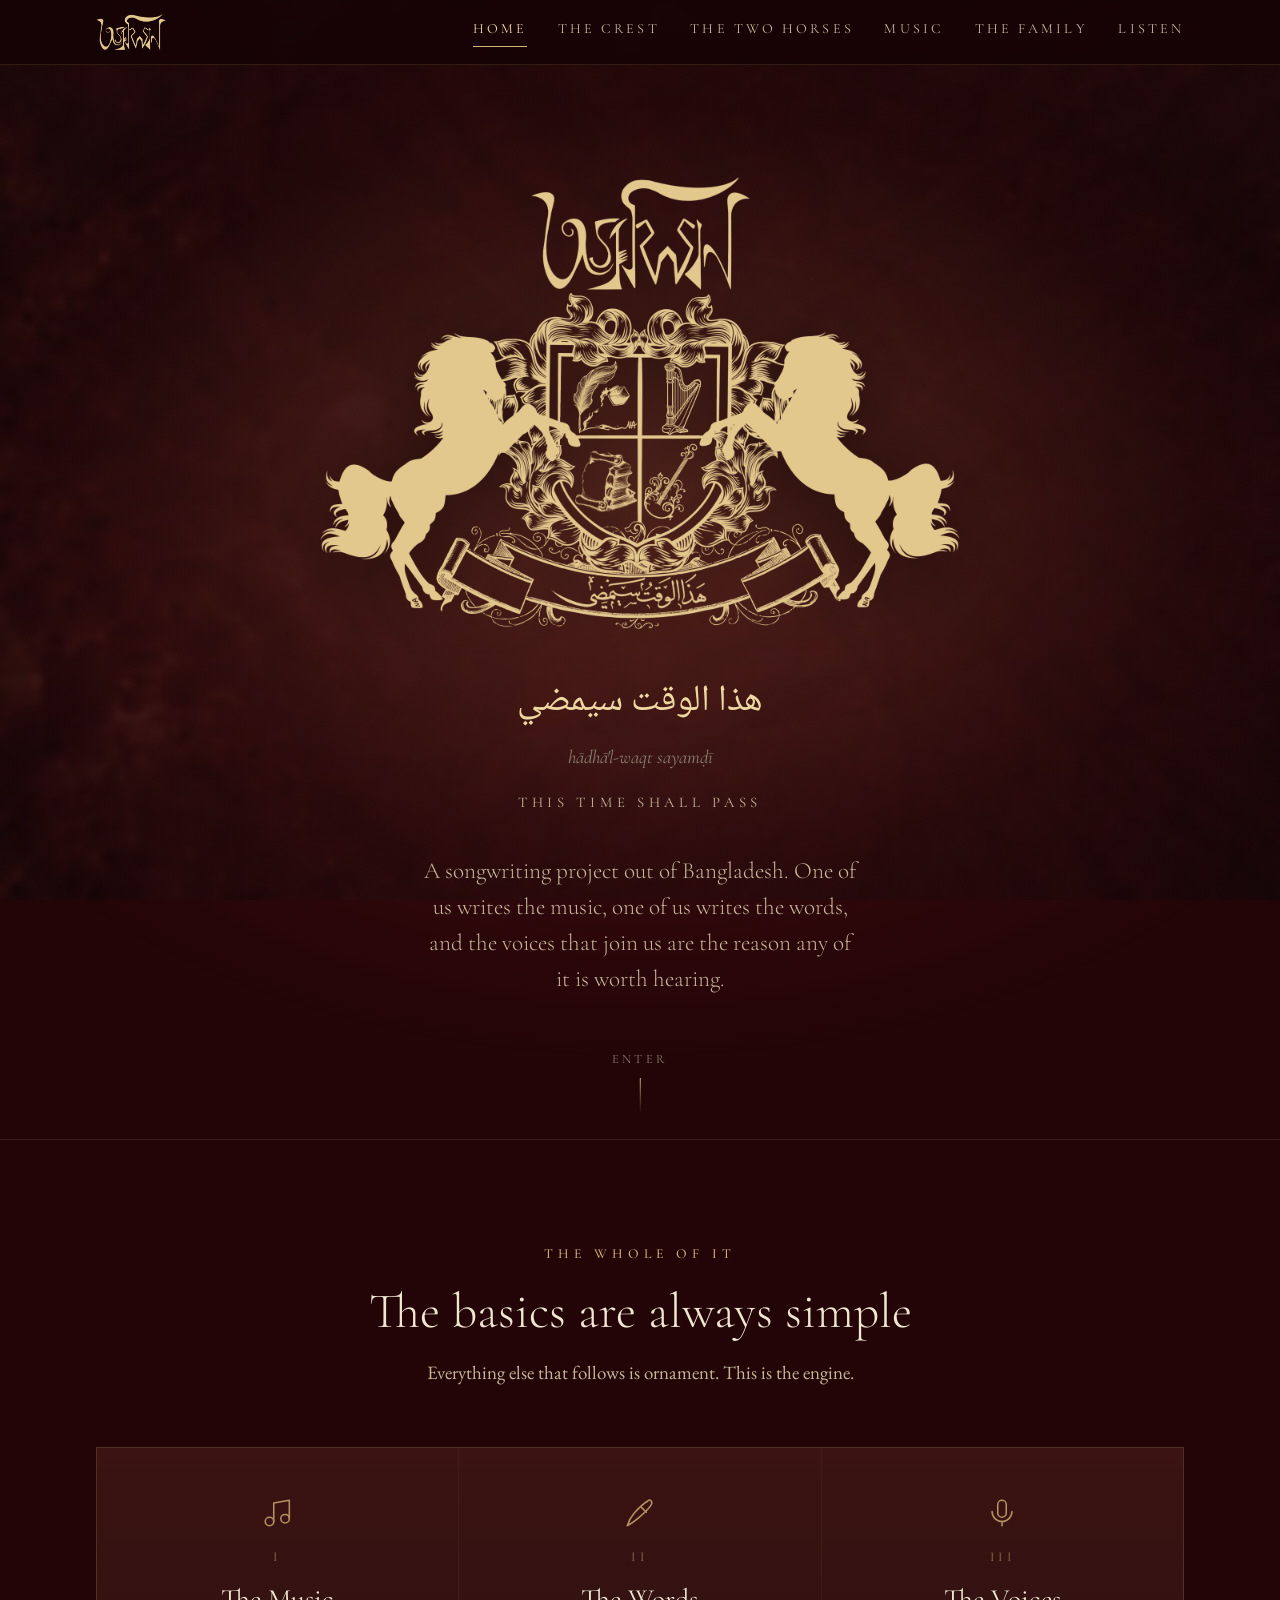
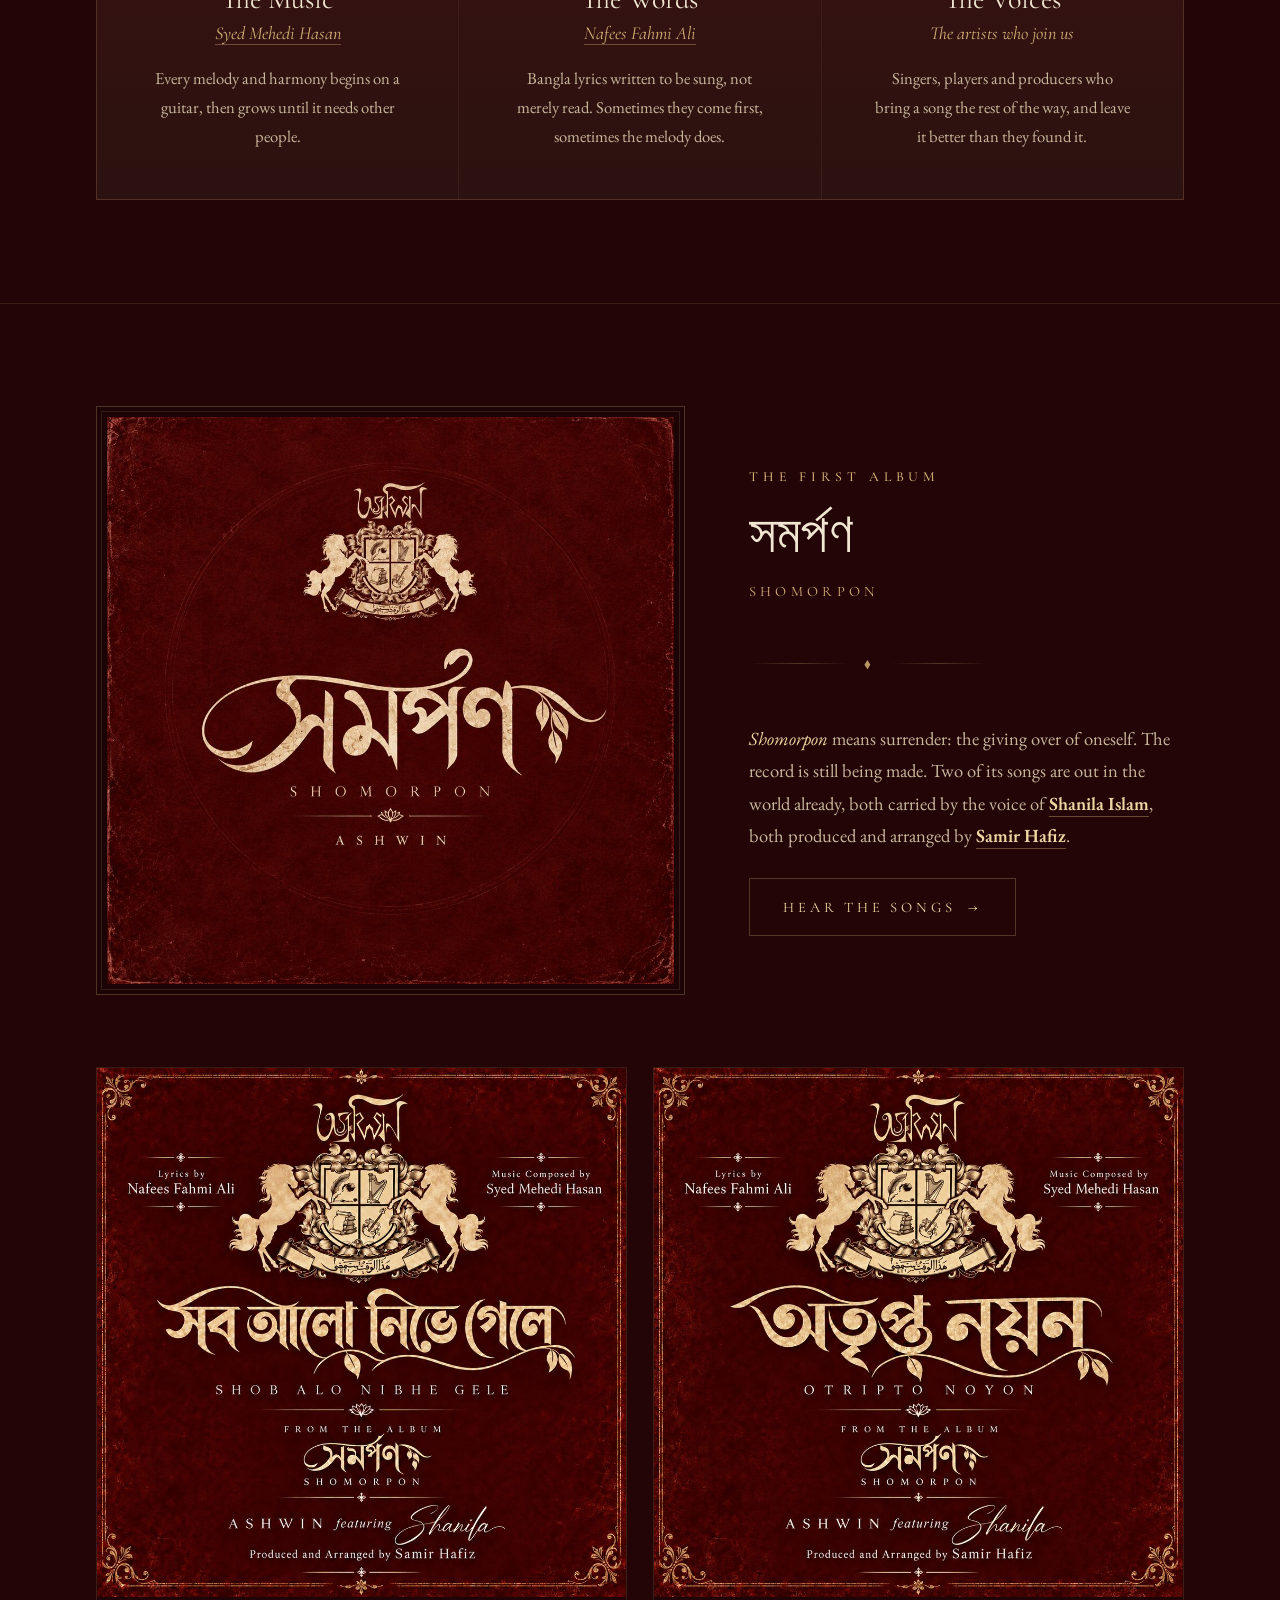
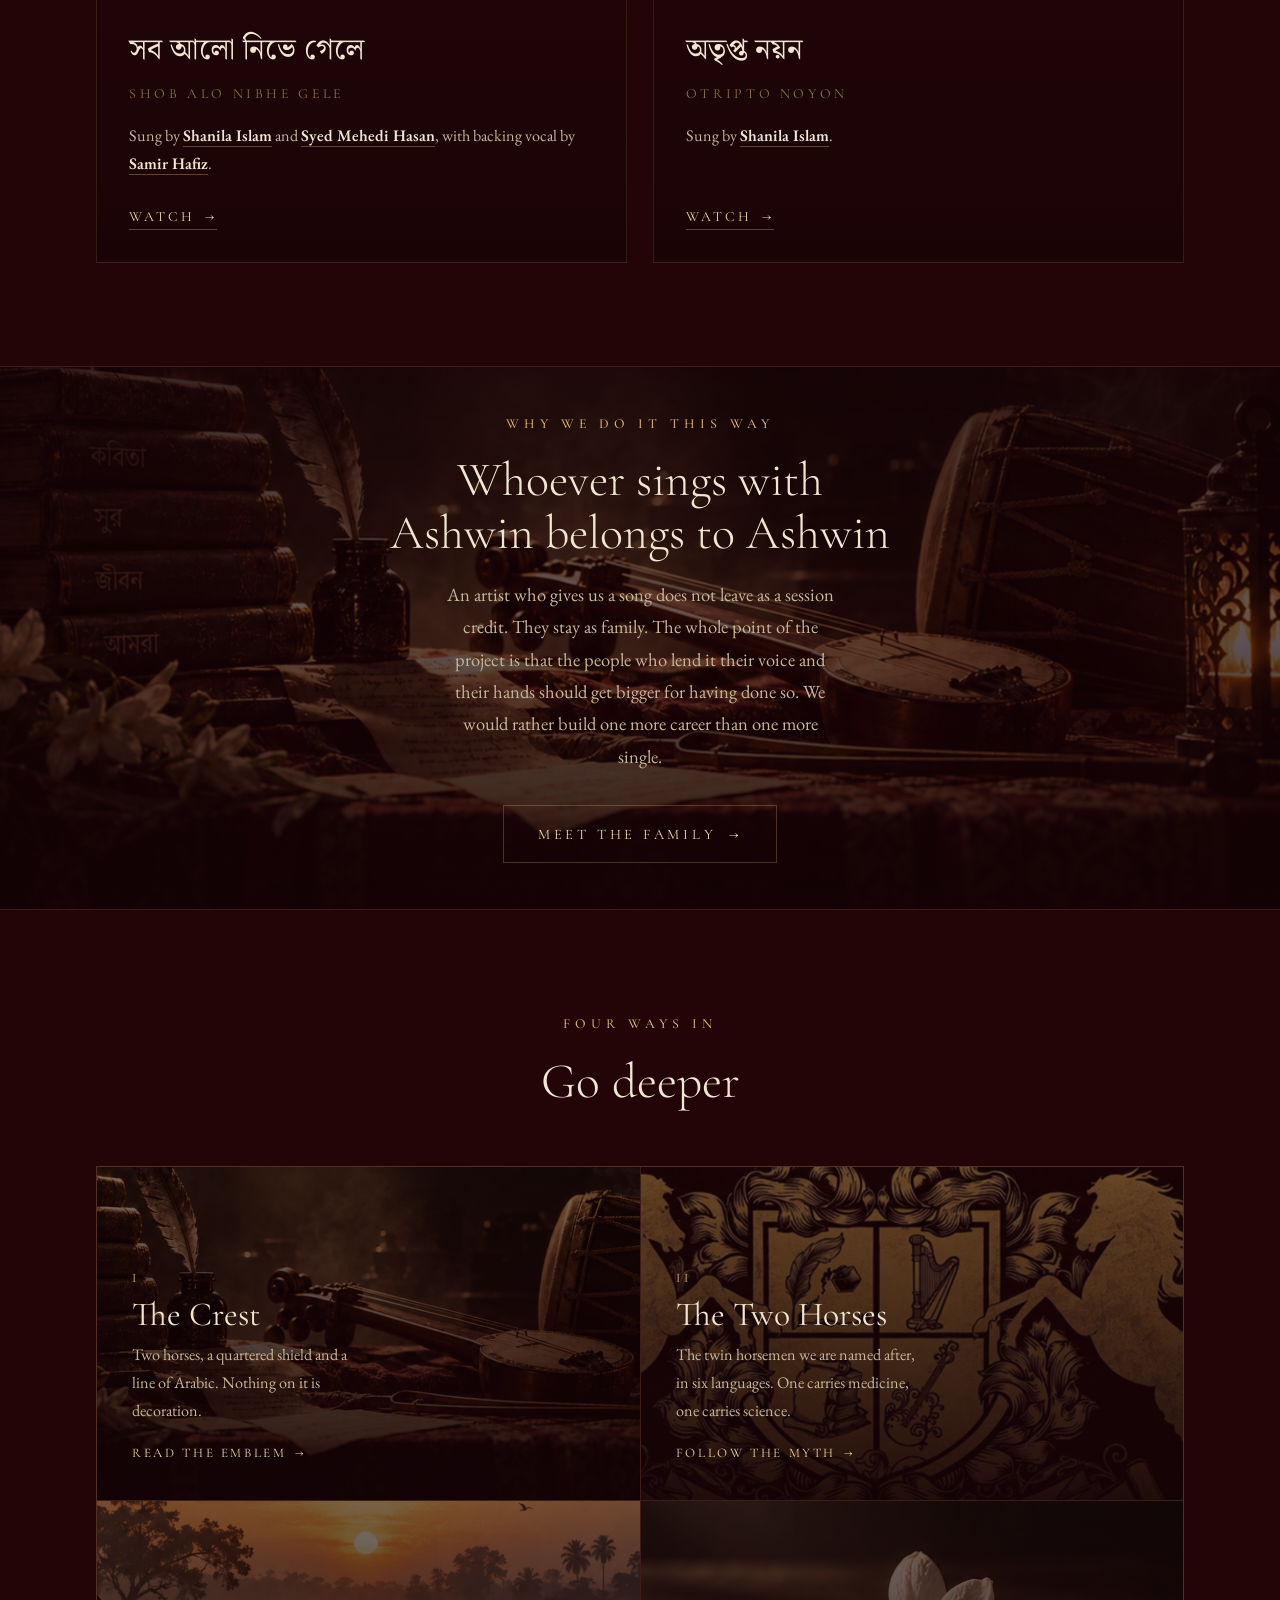
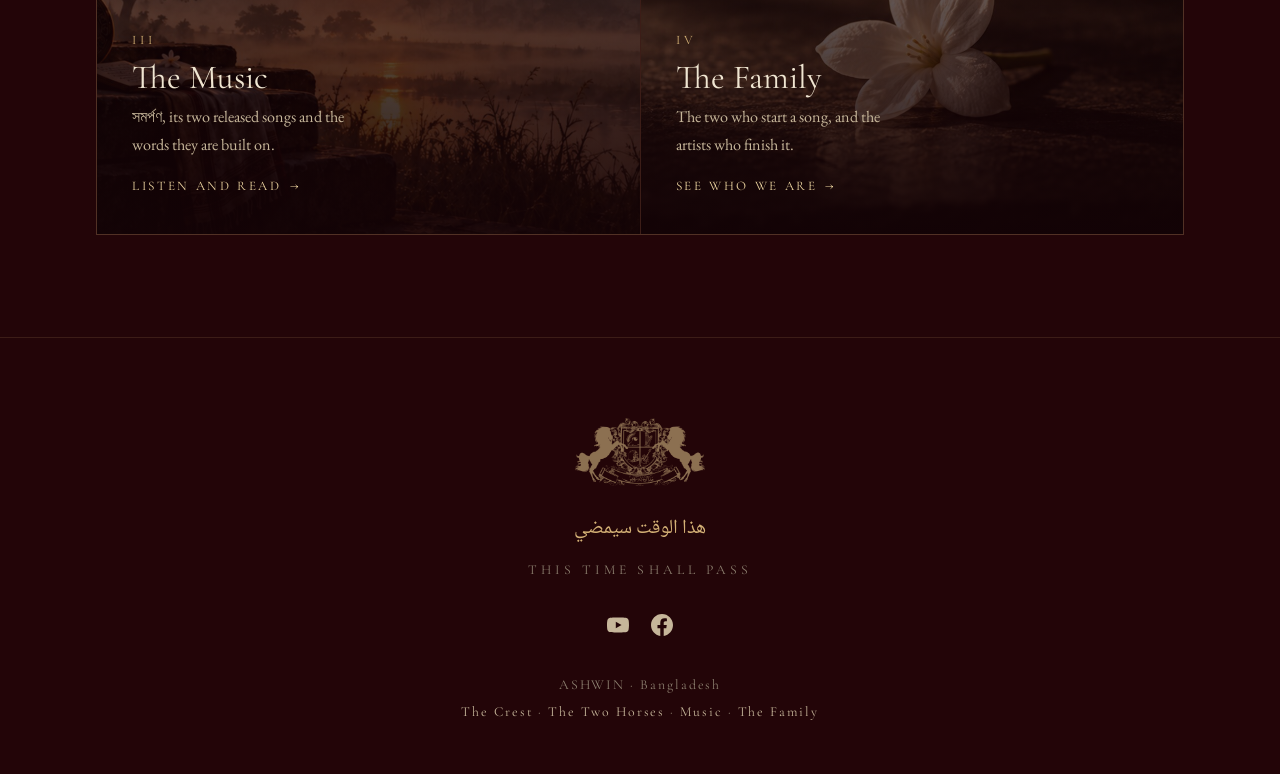
<file: index.html>
<!doctype html>
<html lang="en">
<head>
<meta charset="utf-8">
<meta name="viewport" content="width=device-width, initial-scale=1">
<title>ASHWIN — a songwriting project</title>
<meta name="description" content="ASHWIN is a Bangladeshi songwriting project. Music by Syed Mehedi Hasan, lyrics by Nafees Fahmi Ali, and a family of artists who grow with it. First album: সমর্পণ (Shomorpon).">
<meta property="og:title" content="ASHWIN">
<meta property="og:description" content="A songwriting project. Music by Syed Mehedi Hasan, lyrics by Nafees Fahmi Ali. First album: সমর্পণ (Shomorpon).">
<meta property="og:type" content="website">
<meta property="og:image" content="assets/img/cover-shomorpon.jpg">
<link rel="icon" href="assets/img/favicon-180.png" type="image/png">
<link rel="apple-touch-icon" href="assets/img/favicon-180.png">
<link rel="preconnect" href="https://fonts.googleapis.com">
<link rel="preconnect" href="https://fonts.gstatic.com" crossorigin>
<link rel="stylesheet" href="https://fonts.googleapis.com/css2?family=Cormorant+Garamond:ital,wght@0,300;0,400;0,500;0,600;1,300;1,400&family=EB+Garamond:ital,wght@0,400;0,500;0,600;1,400&family=Noto+Serif+Bengali:wght@400;600&family=Noto+Naskh+Arabic:wght@400;600&display=swap">
<link rel="stylesheet" href="assets/site.css">
</head>
<body>

<header class="topbar">
  <div class="wrap topbar__in">
    <a class="mark" href="index.html" aria-label="Ashwin — home">
      <img src="assets/img/wordmark-gold.png" alt="Ashwin" width="703" height="282">
    </a>
    <nav class="nav">
      <a href="index.html">Home</a>
      <a href="crest.html">The Crest</a>
      <a href="twins.html">The Two Horses</a>
      <a href="music.html">Music</a>
      <a href="family.html">The Family</a>
      <a href="https://www.youtube.com/@ashwinbangladesh660">Listen</a>
    </nav>
    <button class="menubtn" id="menuBtn" type="button" aria-expanded="false"
            aria-controls="mnav" aria-label="Menu"><span class="menubtn__b" aria-hidden="true"></span></button>
  </div>
</header>
<nav class="mnav" id="mnav">
  <a href="index.html">Home</a>
  <a href="crest.html">The Crest</a>
  <a href="twins.html">The Two Horses</a>
  <a href="music.html">Music</a>
  <a href="family.html">The Family</a>
  <a href="https://www.youtube.com/@ashwinbangladesh660">Listen</a>
</nav>

<main>

  <!-- ░░ HERO ░░ -->
  <section class="hero">
    <div class="hero__in">
      <img class="crest" src="assets/img/crest-gold.png"
           alt="The Ashwin crest: two rearing horses flanking a quartered shield bearing a quill and inkwell, a harp, a scroll with books, and a bowed string instrument, over a banner in Arabic." width="1600" height="1130">
      <div class="motto reveal" style="--d:.35s">
        <div class="ar" lang="ar" dir="rtl">هذا الوقت سيمضي</div>
        <div class="tr">hādhā'l-waqt sayamḍī</div>
        <div class="en">This time shall pass</div>
      </div>
      <p class="hero__tag reveal" style="--d:.5s">
        A songwriting project out of Bangladesh. One of us writes the music,
        one of us writes the words, and the voices that join us are the reason
        any of it is worth hearing.
      </p>
    </div>
    <span class="scrollcue" aria-hidden="true">Enter</span>
  </section>

  <!-- ░░ THE SIMPLE PART ░░ -->
  <section id="whole" class="sec-top">
    <div class="wrap">
      <div class="sechead reveal">
        <span class="eyebrow">The whole of it</span>
        <h2>The basics are always simple</h2>
        <p>Everything else that follows is ornament. This is the engine.</p>
      </div>

      <div class="pillars reveal" style="--d:.1s">
        <div class="pillar">
          <span class="ico" aria-hidden="true">
            <svg viewBox="0 0 24 24" fill="none" stroke="currentColor" stroke-width="1.1" stroke-linecap="round" stroke-linejoin="round">
              <path d="M9 18V5l11-2v13"/><circle cx="6" cy="18" r="3"/><circle cx="17" cy="16" r="3"/>
            </svg>
          </span>
          <span class="num" style="display:block;margin-top:1rem">I</span>
          <h3>The Music</h3>
          <div class="who"><a class="who-link" href="family.html#syed">Syed Mehedi Hasan</a></div>
          <p>Every melody and harmony begins on a guitar, then grows until it needs other people.</p>
        </div>
        <div class="pillar">
          <span class="ico" aria-hidden="true">
            <svg viewBox="0 0 24 24" fill="none" stroke="currentColor" stroke-width="1.1" stroke-linecap="round" stroke-linejoin="round">
              <path d="M3 21s1.5-5 5-9 7-7 9.5-8.5C19 2 21 3.5 20 6c-1 2.5-5 6-9 9.5S3 21 3 21z"/><path d="M12.5 7.5l4 4"/>
            </svg>
          </span>
          <span class="num" style="display:block;margin-top:1rem">II</span>
          <h3>The Words</h3>
          <div class="who"><a class="who-link" href="family.html#nafees">Nafees Fahmi Ali</a></div>
          <p>Bangla lyrics written to be sung, not merely read. Sometimes they come first, sometimes the melody does.</p>
        </div>
        <div class="pillar">
          <span class="ico" aria-hidden="true">
            <svg viewBox="0 0 24 24" fill="none" stroke="currentColor" stroke-width="1.1" stroke-linecap="round" stroke-linejoin="round">
              <path d="M12 3a3 3 0 0 1 3 3v6a3 3 0 0 1-6 0V6a3 3 0 0 1 3-3z"/><path d="M5 11a7 7 0 0 0 14 0"/><path d="M12 18v3"/>
            </svg>
          </span>
          <span class="num" style="display:block;margin-top:1rem">III</span>
          <h3>The Voices</h3>
          <div class="who">The artists who join us</div>
          <p>Singers, players and producers who bring a song the rest of the way, and leave it better than they found it.</p>
        </div>
      </div>
    </div>
  </section>

  <!-- ░░ ALBUM ░░ -->
  <section id="album" class="sec-top">
    <div class="wrap">
      <div class="split split--wide-left">
        <div class="plate reveal">
          <img src="assets/img/cover-shomorpon.jpg" alt="Album art for সমর্পণ (Shomorpon) by Ashwin: the crest in gold on deep crimson, with the title in Bengali calligraphy." width="1000" height="1000">
        </div>
        <div class="reveal" style="--d:.12s">
          <span class="eyebrow">The first album</span>
          <h2 style="font-size:clamp(2.2rem,5vw,3.4rem);font-weight:300">সমর্পণ</h2>
          <div style="font-family:var(--display);letter-spacing:.3em;text-transform:uppercase;color:var(--gold);margin-top:.8rem;font-size:.9rem">Shomorpon</div>
          <div class="rule rule--short rule--left"><i aria-hidden="true">◆</i></div>
          <p class="prose">
            <em>Shomorpon</em> means surrender: the giving over of oneself. The record is
            still being made. Two of its songs are out in the world already, both
            carried by the voice of <b><a class="who-link" href="family.html#shanila">Shanila Islam</a></b>, both produced and arranged
            by <b><a class="who-link" href="family.html#samir">Samir Hafiz</a></b>.
          </p>
          <div style="margin-top:1.6rem">
            <a class="btn" href="music.html">Hear the songs <span aria-hidden="true">→</span></a>
          </div>
        </div>
      </div>

      <div class="releases" style="margin-top:clamp(2.5rem,6vw,4.5rem)">
        <article class="rel reveal">
          <a class="rel__art" href="https://www.youtube.com/watch?v=IfnR1uYRExA" aria-hidden="true" tabindex="-1">
            <img src="assets/img/cover-shob-alo.jpg" alt="" loading="lazy" width="1000" height="1000">
            <span class="rel__play"><span><svg viewBox="0 0 24 24" aria-hidden="true"><path d="M8 5.5v13l11-6.5z"/></svg></span></span>
          </a>
          <div class="rel__body">
            <h3 lang="bn">সব আলো নিভে গেলে</h3>
            <div class="rel__rom">Shob Alo Nibhe Gele</div>
            <p class="rel__cred">Sung by <b><a class="who-link" href="family.html#shanila">Shanila Islam</a></b> and <b><a class="who-link" href="family.html#syed">Syed Mehedi Hasan</a></b>, with backing vocal by <b><a class="who-link" href="family.html#samir">Samir Hafiz</a></b>.</p>
            <a class="rel__go" href="https://www.youtube.com/watch?v=IfnR1uYRExA">Watch <span aria-hidden="true">→</span></a>
          </div>
        </article>

        <article class="rel reveal" style="--d:.1s">
          <a class="rel__art" href="https://www.youtube.com/watch?v=vW0OqAOk55g" aria-hidden="true" tabindex="-1">
            <img src="assets/img/cover-otripto.jpg" alt="" loading="lazy" width="1000" height="1000">
            <span class="rel__play"><span><svg viewBox="0 0 24 24" aria-hidden="true"><path d="M8 5.5v13l11-6.5z"/></svg></span></span>
          </a>
          <div class="rel__body">
            <h3 lang="bn">অতৃপ্ত নয়ন</h3>
            <div class="rel__rom">Otripto Noyon</div>
            <p class="rel__cred">Sung by <b><a class="who-link" href="family.html#shanila">Shanila Islam</a></b>.</p>
            <a class="rel__go" href="https://www.youtube.com/watch?v=vW0OqAOk55g">Watch <span aria-hidden="true">→</span></a>
          </div>
        </article>
      </div>
    </div>
  </section>

  <!-- ░░ FAMILY BAND ░░ -->
  <section id="why" class="band" style="padding-top:0;padding-bottom:0">
    <div class="band__bg" style="background-image:url('assets/img/band-candle.jpg')"></div>
    <div class="band__in reveal">
      <span class="eyebrow">Why we do it this way</span>
      <h2>Whoever sings with Ashwin belongs to Ashwin</h2>
      <p>
        An artist who gives us a song does not leave as a session credit. They
        stay as family. The whole point of the project is that the people who
        lend it their voice and their hands should get bigger for having done so.
        We would rather build one more career than one more single.
      </p>
      <div class="btnrow">
        <a class="btn" href="family.html">Meet the family <span aria-hidden="true">→</span></a>
      </div>
    </div>
  </section>

  <!-- ░░ DOORS ░░ -->
  <section id="ways">
    <div class="wrap">
      <div class="sechead reveal">
        <span class="eyebrow">Four ways in</span>
        <h2>Go deeper</h2>
      </div>
      <div class="doors reveal" style="--d:.1s">
        <a class="door" href="crest.html">
          <span class="door__bg" style="background-image:url('assets/img/band-candle.jpg')"></span>
          <span class="door__in">
            <span class="k">I</span>
            <h3>The Crest</h3>
            <p>Two horses, a quartered shield and a line of Arabic. Nothing on it is decoration.</p>
            <span class="more">Read the emblem <span aria-hidden="true">→</span></span>
          </span>
        </a>
        <a class="door" href="twins.html">
          <span class="door__bg" style="background-image:url('assets/img/band-horses.jpg')"></span>
          <span class="door__in">
            <span class="k">II</span>
            <h3>The Two Horses</h3>
            <p>The twin horsemen we are named after, in six languages. One carries medicine, one carries science.</p>
            <span class="more">Follow the myth <span aria-hidden="true">&#8594;</span></span>
          </span>
        </a>
        <a class="door" href="music.html">
          <span class="door__bg" style="background-image:url('assets/img/band-dawn.jpg')"></span>
          <span class="door__in">
            <span class="k">III</span>
            <h3>The Music</h3>
            <p>সমর্পণ, its two released songs and the words they are built on.</p>
            <span class="more">Listen and read <span aria-hidden="true">→</span></span>
          </span>
        </a>
        <a class="door" href="family.html">
          <span class="door__bg" style="background-image:url('assets/img/band-jasmine.jpg')"></span>
          <span class="door__in">
            <span class="k">IV</span>
            <h3>The Family</h3>
            <p>The two who start a song, and the artists who finish it.</p>
            <span class="more">See who we are <span aria-hidden="true">→</span></span>
          </span>
        </a>
      </div>
    </div>
  </section>

</main>

<footer class="foot">
  <div class="wrap">
    <img class="foot__crest" src="assets/img/crest-mark.png" alt="" width="1600" height="840">
    <div class="ar" lang="ar" dir="rtl">هذا الوقت سيمضي</div>
    <div class="en">This time shall pass</div>
    <div class="social">
      <a href="https://www.youtube.com/@ashwinbangladesh660" aria-label="Ashwin on YouTube" title="YouTube">
        <svg viewBox="0 0 24 24" fill="currentColor" aria-hidden="true"><path fill-rule="evenodd" clip-rule="evenodd" d="M23.5 6.5a3 3 0 0 0-2.1-2.1C19.5 3.9 12 3.9 12 3.9s-7.5 0-9.4.5A3 3 0 0 0 .5 6.5C0 8.4 0 12 0 12s0 3.6.5 5.5a3 3 0 0 0 2.1 2.1c1.9.5 9.4.5 9.4.5s7.5 0 9.4-.5a3 3 0 0 0 2.1-2.1c.5-1.9.5-5.5.5-5.5s0-3.6-.5-5.5zM9.6 15.6V8.4l6.3 3.6-6.3 3.6z"/></svg>
      </a>
      <a href="https://www.facebook.com/p/Ashwin-Bangladesh-100083584923722/" aria-label="Ashwin on Facebook" title="Facebook">
        <svg viewBox="0 0 24 24" fill="currentColor" aria-hidden="true"><path d="M24 12.07C24 5.4 18.63 0 12 0S0 5.4 0 12.07C0 18.1 4.39 23.1 10.13 24v-8.44H7.08v-3.49h3.05V9.41c0-3.02 1.79-4.69 4.53-4.69 1.31 0 2.68.24 2.68.24v2.97h-1.51c-1.49 0-1.96.93-1.96 1.89v2.25h3.33l-.53 3.49h-2.8V24C19.61 23.1 24 18.1 24 12.07z"/></svg>
      </a>
    </div>
    <div class="colophon">
      ASHWIN · Bangladesh<br>
      <a href="crest.html">The Crest</a> · <a href="twins.html">The Two Horses</a> · <a href="music.html">Music</a> · <a href="family.html">The Family</a>
    </div>
  </div>
</footer>

<script src="assets/site.js"></script>
</body>
</html>
</file>
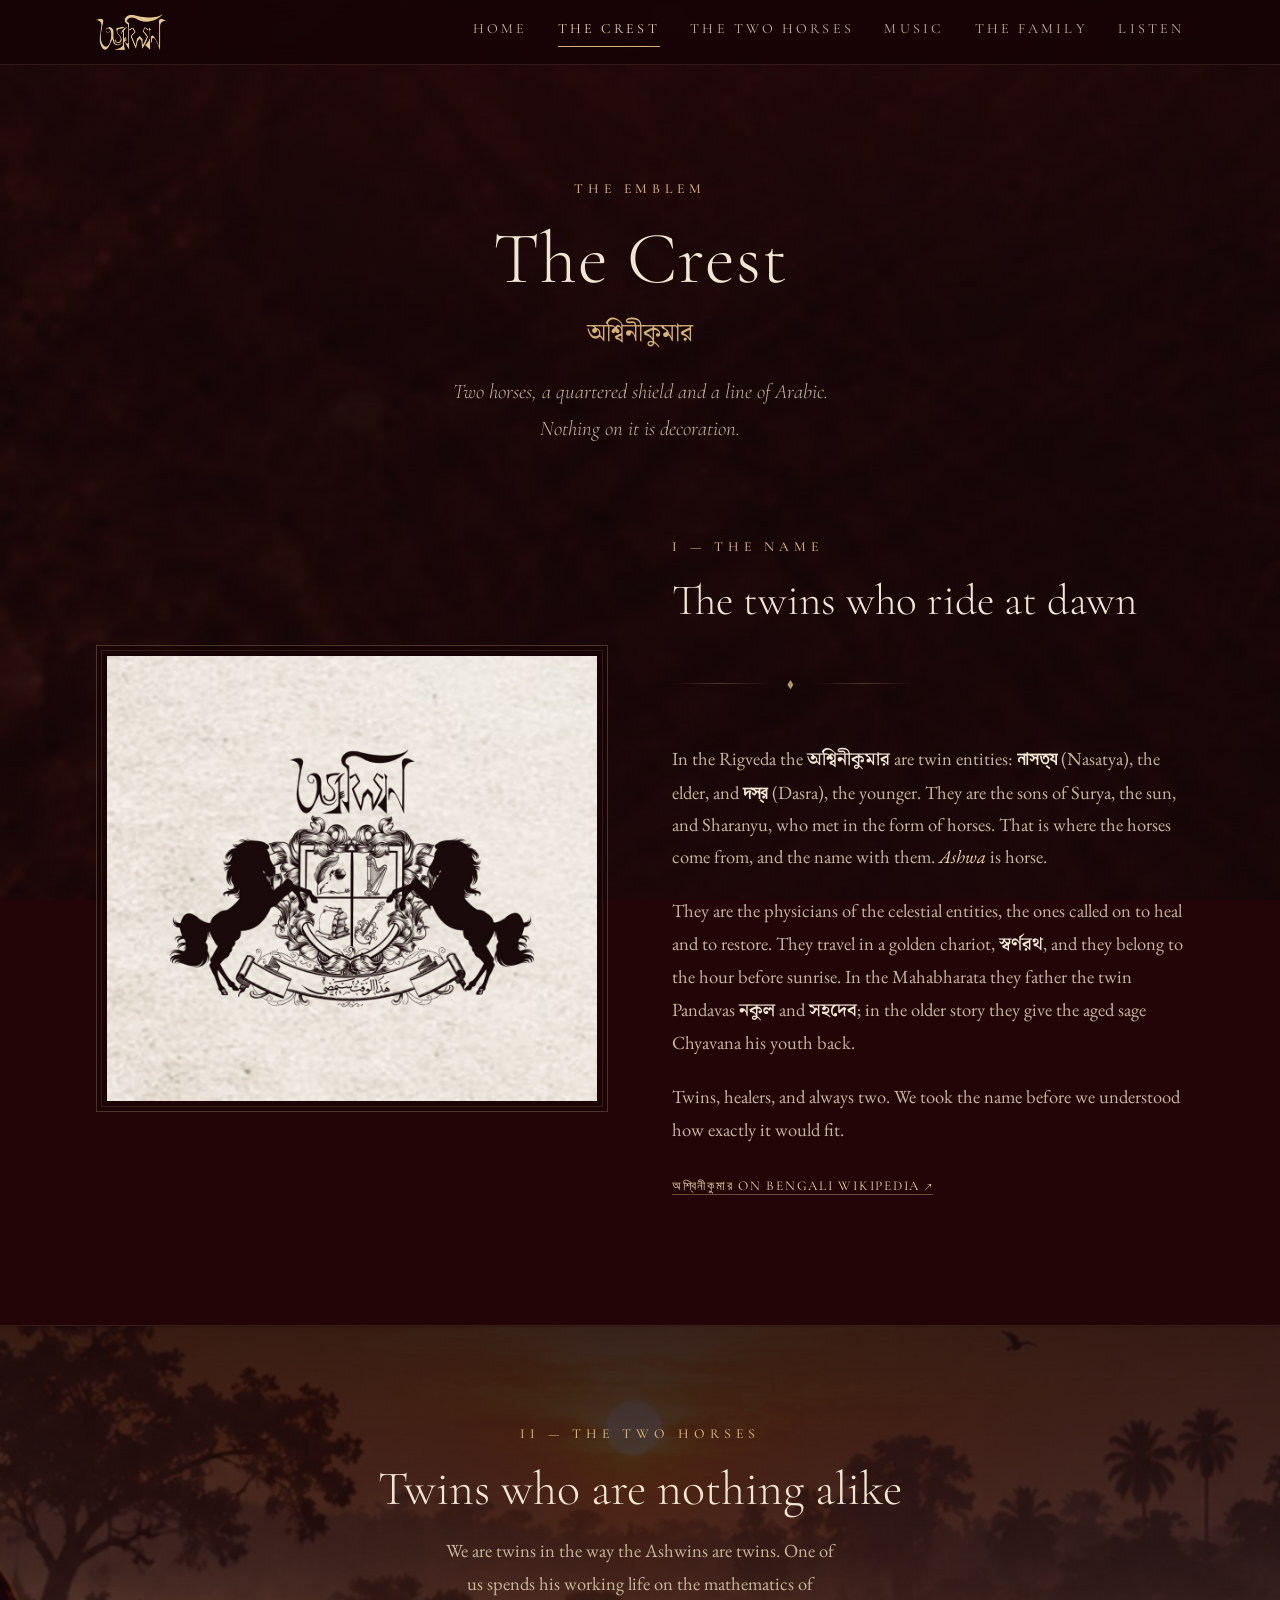
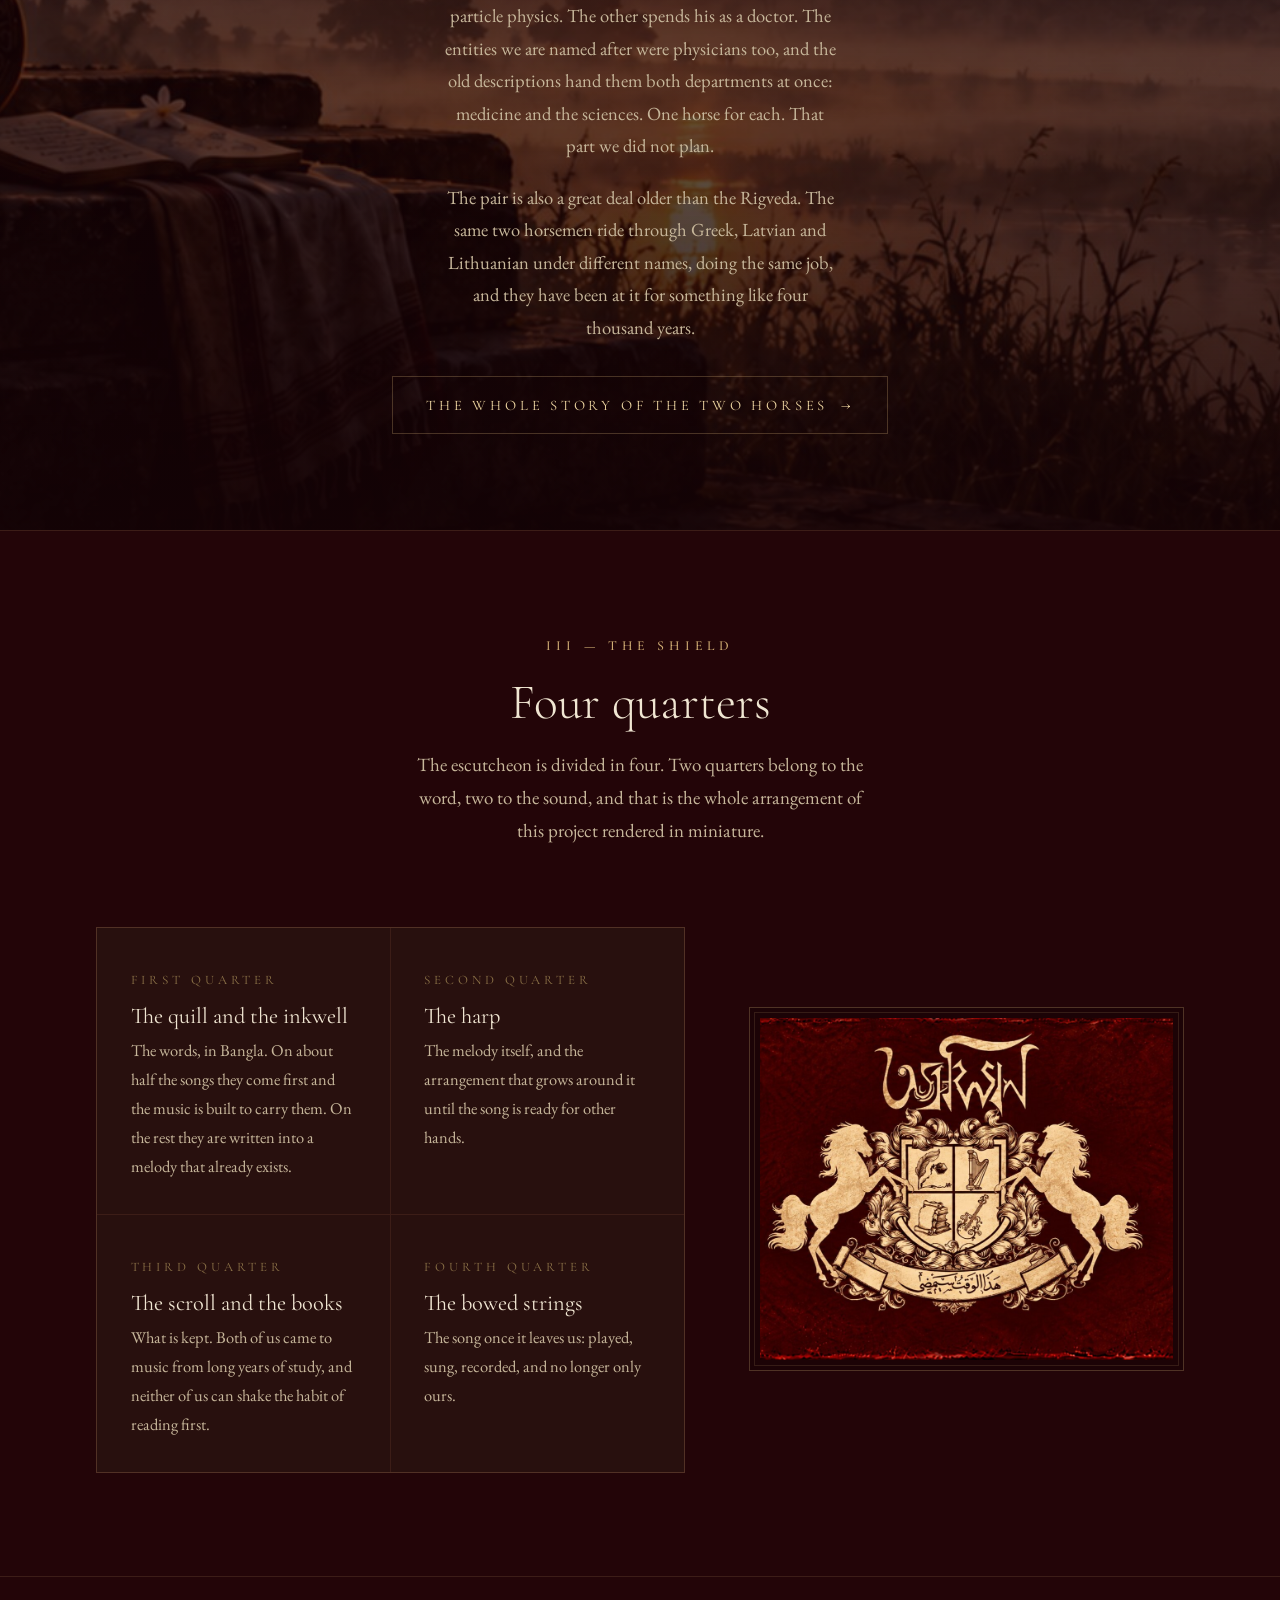
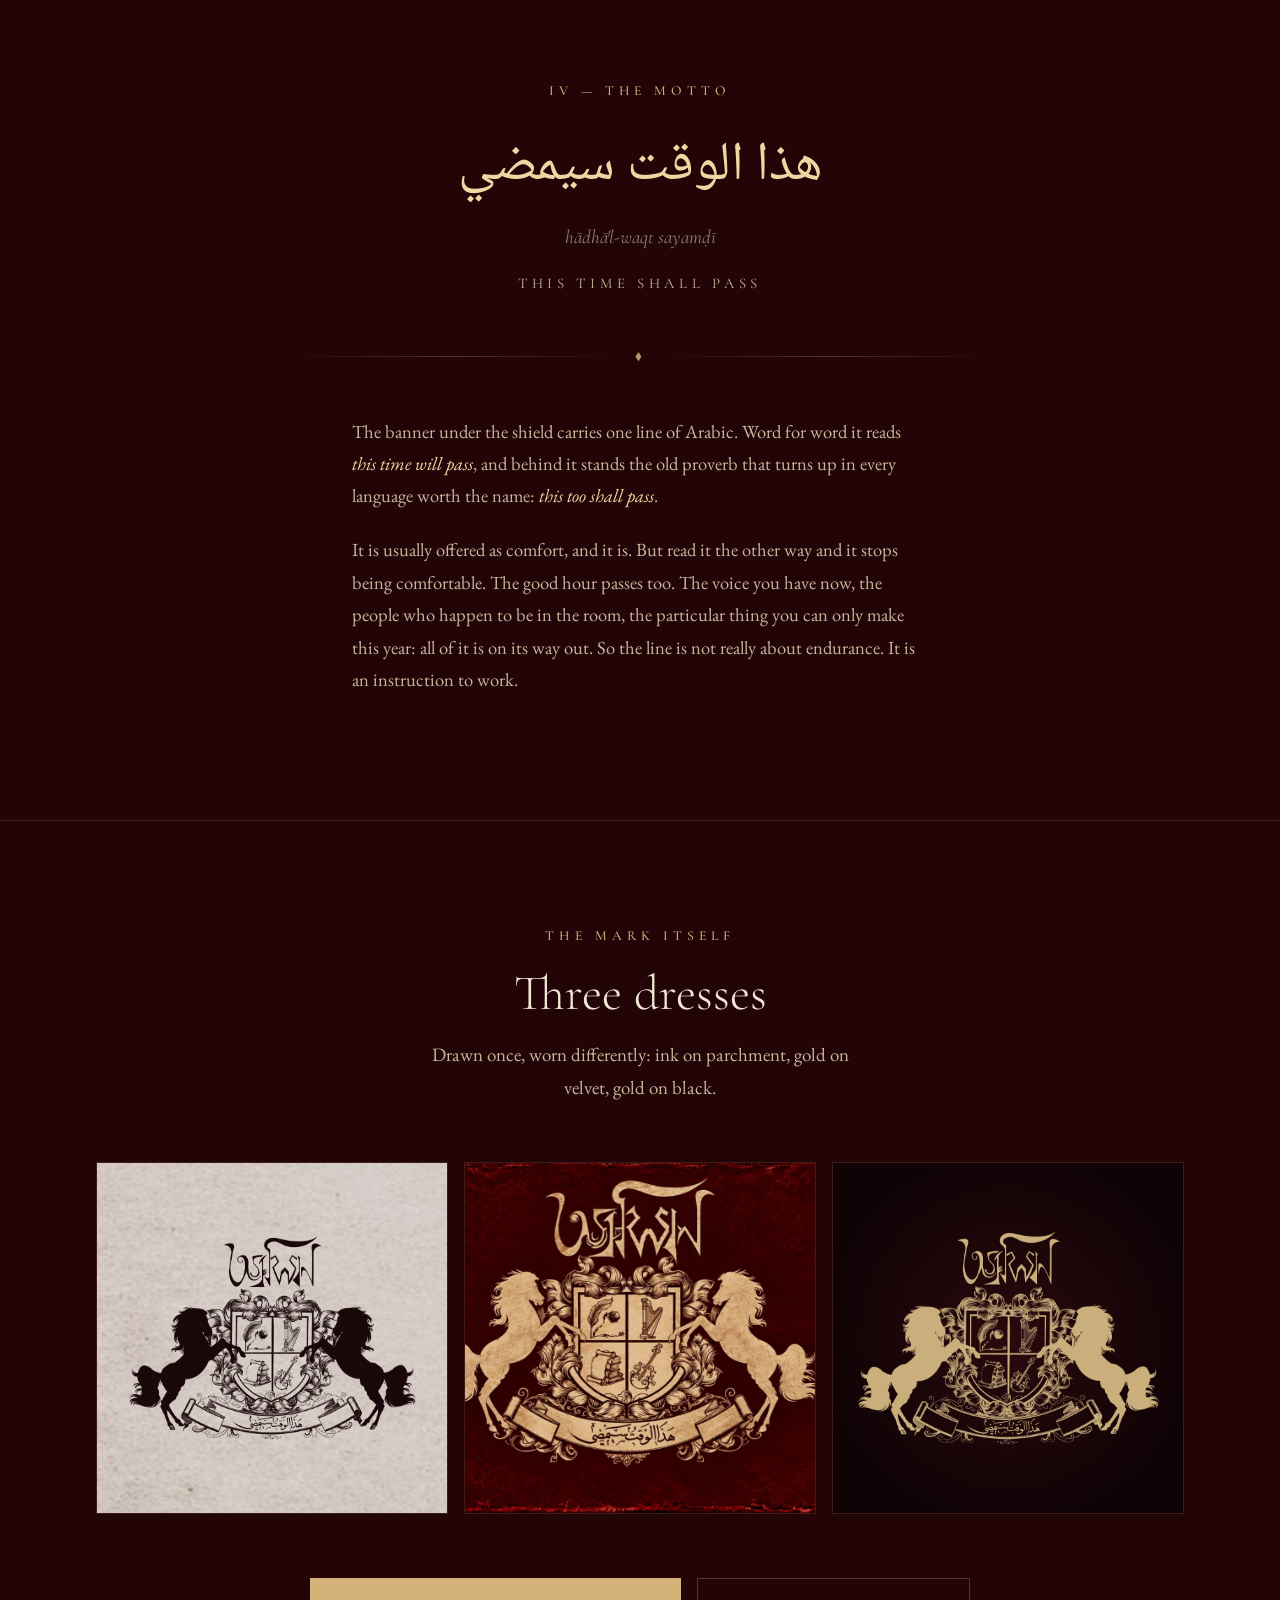
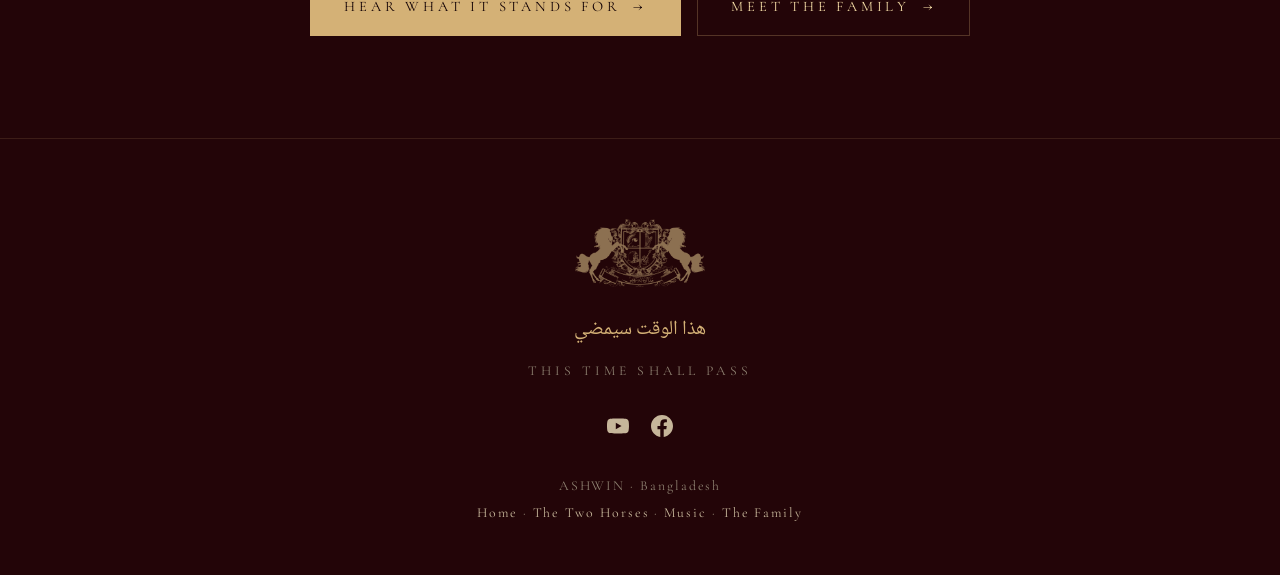
<file: crest.html>
<!doctype html>
<html lang="en">
<head>
<meta charset="utf-8">
<meta name="viewport" content="width=device-width, initial-scale=1">
<title>The Crest — ASHWIN</title>
<meta name="description" content="The meaning of the Ashwin name and emblem: the Ashwin twins of the Rigveda, the two horses, the quartered shield, and the Arabic motto هذا الوقت سيمضي — this time shall pass.">
<meta property="og:title" content="The Crest — ASHWIN">
<meta property="og:description" content="Two horses, a quartered shield and a line of Arabic. Nothing on it is decoration.">
<meta property="og:image" content="assets/img/crest-plate.jpg">
<link rel="icon" href="assets/img/favicon-180.png" type="image/png">
<link rel="apple-touch-icon" href="assets/img/favicon-180.png">
<link rel="preconnect" href="https://fonts.googleapis.com">
<link rel="preconnect" href="https://fonts.gstatic.com" crossorigin>
<link rel="stylesheet" href="https://fonts.googleapis.com/css2?family=Cormorant+Garamond:ital,wght@0,300;0,400;0,500;0,600;1,300;1,400&family=EB+Garamond:ital,wght@0,400;0,500;0,600;1,400&family=Noto+Serif+Bengali:wght@400;600&family=Noto+Naskh+Arabic:wght@400;600&display=swap">
<link rel="stylesheet" href="assets/site.css">
</head>
<body>

<header class="topbar">
  <div class="wrap topbar__in">
    <a class="mark" href="index.html" aria-label="Ashwin — home">
      <img src="assets/img/wordmark-gold.png" alt="Ashwin" width="703" height="282">
    </a>
    <nav class="nav">
      <a href="index.html">Home</a>
      <a href="crest.html">The Crest</a>
      <a href="twins.html">The Two Horses</a>
      <a href="music.html">Music</a>
      <a href="family.html">The Family</a>
      <a href="https://www.youtube.com/@ashwinbangladesh660">Listen</a>
    </nav>
    <button class="menubtn" id="menuBtn" type="button" aria-expanded="false"
            aria-controls="mnav" aria-label="Menu"><span class="menubtn__b" aria-hidden="true"></span></button>
  </div>
</header>
<nav class="mnav" id="mnav">
  <a href="index.html">Home</a>
  <a href="crest.html">The Crest</a>
  <a href="twins.html">The Two Horses</a>
  <a href="music.html">Music</a>
  <a href="family.html">The Family</a>
  <a href="https://www.youtube.com/@ashwinbangladesh660">Listen</a>
</nav>

<main>

  <div class="wrap">
    <div class="phead reveal">
      <span class="eyebrow">The emblem</span>
      <h1>The Crest</h1>
      <div class="bnsub" lang="bn">অশ্বিনীকুমার</div>
      <p class="psub">Two horses, a quartered shield and a line of Arabic. Nothing on it is decoration.</p>
    </div>
  </div>

  <!-- ░░ THE NAME ░░ -->
  <section id="name" style="padding-top:clamp(1rem,3vw,2rem)">
    <div class="wrap">
      <div class="split">
        <div class="plate reveal">
          <img src="assets/img/crest-parchment.jpg" alt="The Ashwin crest and logotype printed in black ink on cream parchment." width="1100" height="1000">
        </div>
        <div class="reveal" style="--d:.1s">
          <span class="eyebrow">I — the name</span>
          <h2 style="font-size:clamp(1.8rem,4vw,2.7rem);font-weight:300">The twins who ride at dawn</h2>
          <div class="rule rule--short rule--left"><i aria-hidden="true">◆</i></div>
          <p class="prose">
            In the Rigveda the <b lang="bn">অশ্বিনীকুমার</b> are twin entities: <b>নাসত্য</b>
            (Nasatya), the elder, and <b>দস্র</b> (Dasra), the younger. They are the sons of
            Surya, the sun, and Sharanyu, who met in the form of horses. That is where the
            horses come from, and the name with them. <em>Ashwa</em> is horse.
          </p>
          <p class="prose">
            They are the physicians of the celestial entities, the ones called on to heal and to restore.
            They travel in a golden chariot, <b lang="bn">স্বর্ণরথ</b>, and they belong to
            the hour before sunrise. In the Mahabharata they father the twin Pandavas
            <b lang="bn">নকুল</b> and <b lang="bn">সহদেব</b>; in the older story they give
            the aged sage Chyavana his youth back.
          </p>
          <p class="prose">
            Twins, healers, and always two. We took the name before we understood how
            exactly it would fit.
          </p>
          <p style="margin-top:1.4rem">
            <a class="lnk" href="https://bn.wikipedia.org/wiki/%E0%A6%85%E0%A6%B6%E0%A7%8D%E0%A6%AC%E0%A6%BF%E0%A6%A8%E0%A7%80%E0%A6%95%E0%A7%81%E0%A6%AE%E0%A6%BE%E0%A6%B0" style="font-family:var(--display);letter-spacing:.13em;text-transform:uppercase;font-size:.84rem">অশ্বিনীকুমার on Bengali Wikipedia ↗</a>
          </p>
        </div>
      </div>
    </div>
  </section>

  <!-- ░░ THE TWO HORSES ░░ -->
  <section id="horses" class="band">
    <div class="band__bg" style="background-image:url('assets/img/band-dawn.jpg')"></div>
    <div class="band__in reveal">
      <span class="eyebrow">II — the two horses</span>
      <h2>Twins who are nothing alike</h2>
      <p>
        We are twins in the way the Ashwins are twins. One of us spends his working life
        on the mathematics of particle physics. The other spends his as a doctor. The
        entities we are named after were physicians too, and the old descriptions hand
        them both departments at once: medicine and the sciences. One horse for each.
        That part we did not plan.
      </p>
      <p>
        The pair is also a great deal older than the Rigveda. The same two horsemen ride
        through Greek, Latvian and Lithuanian under different names, doing the same job,
        and they have been at it for something like four thousand years.
      </p>
      <div class="btnrow">
        <a class="btn" href="twins.html">The whole story of the two horses <span aria-hidden="true">&#8594;</span></a>
      </div>
    </div>
  </section>

  <!-- ░░ THE SHIELD ░░ -->
  <section id="shield">
    <div class="wrap">
      <div class="sechead reveal">
        <span class="eyebrow">III — the shield</span>
        <h2>Four quarters</h2>
        <p>The escutcheon is divided in four. Two quarters belong to the word, two to the sound, and that is the whole arrangement of this project rendered in miniature.</p>
      </div>

      <div class="split split--wide-left">
        <div class="reveal">
          <div class="quarters">
            <div class="quarter">
              <span class="q">First quarter</span>
              <h4>The quill and the inkwell</h4>
              <p>The words, in Bangla. On about half the songs they come first and the music is built to carry them. On the rest they are written into a melody that already exists.</p>
            </div>
            <div class="quarter">
              <span class="q">Second quarter</span>
              <h4>The harp</h4>
              <p>The melody itself, and the arrangement that grows around it until the song is ready for other hands.</p>
            </div>
            <div class="quarter">
              <span class="q">Third quarter</span>
              <h4>The scroll and the books</h4>
              <p>What is kept. Both of us came to music from long years of study, and neither of us can shake the habit of reading first.</p>
            </div>
            <div class="quarter">
              <span class="q">Fourth quarter</span>
              <h4>The bowed strings</h4>
              <p>The song once it leaves us: played, sung, recorded, and no longer only ours.</p>
            </div>
          </div>
        </div>
        <div class="plate reveal" style="--d:.1s">
          <img src="assets/img/crest-plate.jpg" alt="The Ashwin crest in gold on crimson velvet: two rearing horses flanking a quartered shield." width="1000" height="829">
        </div>
      </div>
    </div>
  </section>

  <!-- ░░ THE MOTTO ░░ -->
  <section id="motto" class="sec-top">
    <div class="wrap narrow" style="text-align:center">
      <div class="reveal">
        <span class="eyebrow">IV — the motto</span>
        <div class="motto" style="margin-top:.5rem">
          <div class="ar" lang="ar" dir="rtl" style="font-size:clamp(2rem,5.5vw,3.4rem)">هذا الوقت سيمضي</div>
          <div class="tr" style="font-size:clamp(1rem,1.8vw,1.2rem)">hādhā'l-waqt sayamḍī</div>
          <div class="en">This time shall pass</div>
        </div>
        <div class="rule"><i aria-hidden="true">◆</i></div>
        <p class="prose" style="margin-left:auto;margin-right:auto;text-align:left">
          The banner under the shield carries one line of Arabic. Word for word it reads
          <em>this time will pass</em>, and behind it stands the old proverb that turns up
          in every language worth the name: <em>this too shall pass</em>.
        </p>
        <p class="prose" style="margin-left:auto;margin-right:auto;text-align:left">
          It is usually offered as comfort, and it is. But read it the other way and it
          stops being comfortable. The good hour passes too. The voice you have now, the
          people who happen to be in the room, the particular thing you can only make this
          year: all of it is on its way out. So the line is not really about endurance.
          It is an instruction to work.
        </p>
      </div>
    </div>
  </section>

  <!-- ░░ THE CREST IN THREE DRESSES ░░ -->
  <section id="mark" class="sec-top">
    <div class="wrap">
      <div class="sechead reveal">
        <span class="eyebrow">The mark itself</span>
        <h2>Three dresses</h2>
        <p>Drawn once, worn differently: ink on parchment, gold on velvet, gold on black.</p>
      </div>
      <div class="gallery reveal" style="--d:.1s">
        <figure><img src="assets/img/crest-parchment.jpg" alt="The crest in black ink on cream parchment." loading="lazy" width="1100" height="1000"></figure>
        <figure><img src="assets/img/crest-plate.jpg" alt="The crest in gold on crimson velvet." loading="lazy" width="1000" height="829"></figure>
        <figure><img src="assets/img/crest-black.jpg" alt="The crest in gold on black." loading="lazy" width="1100" height="1000"></figure>
      </div>
      <div class="cta" style="margin-top:clamp(2.5rem,6vw,4rem)">
        <div class="btnrow">
          <a class="btn btn--solid" href="music.html">Hear what it stands for <span aria-hidden="true">→</span></a>
          <a class="btn" href="family.html">Meet the family <span aria-hidden="true">→</span></a>
        </div>
      </div>
    </div>
  </section>

</main>

<footer class="foot">
  <div class="wrap">
    <img class="foot__crest" src="assets/img/crest-mark.png" alt="" width="1600" height="840">
    <div class="ar" lang="ar" dir="rtl">هذا الوقت سيمضي</div>
    <div class="en">This time shall pass</div>
    <div class="social">
      <a href="https://www.youtube.com/@ashwinbangladesh660" aria-label="Ashwin on YouTube" title="YouTube">
        <svg viewBox="0 0 24 24" fill="currentColor" aria-hidden="true"><path fill-rule="evenodd" clip-rule="evenodd" d="M23.5 6.5a3 3 0 0 0-2.1-2.1C19.5 3.9 12 3.9 12 3.9s-7.5 0-9.4.5A3 3 0 0 0 .5 6.5C0 8.4 0 12 0 12s0 3.6.5 5.5a3 3 0 0 0 2.1 2.1c1.9.5 9.4.5 9.4.5s7.5 0 9.4-.5a3 3 0 0 0 2.1-2.1c.5-1.9.5-5.5.5-5.5s0-3.6-.5-5.5zM9.6 15.6V8.4l6.3 3.6-6.3 3.6z"/></svg>
      </a>
      <a href="https://www.facebook.com/p/Ashwin-Bangladesh-100083584923722/" aria-label="Ashwin on Facebook" title="Facebook">
        <svg viewBox="0 0 24 24" fill="currentColor" aria-hidden="true"><path d="M24 12.07C24 5.4 18.63 0 12 0S0 5.4 0 12.07C0 18.1 4.39 23.1 10.13 24v-8.44H7.08v-3.49h3.05V9.41c0-3.02 1.79-4.69 4.53-4.69 1.31 0 2.68.24 2.68.24v2.97h-1.51c-1.49 0-1.96.93-1.96 1.89v2.25h3.33l-.53 3.49h-2.8V24C19.61 23.1 24 18.1 24 12.07z"/></svg>
      </a>
    </div>
    <div class="colophon">
      ASHWIN · Bangladesh<br>
      <a href="index.html">Home</a> · <a href="twins.html">The Two Horses</a> · <a href="music.html">Music</a> · <a href="family.html">The Family</a>
    </div>
  </div>
</footer>

<script src="assets/site.js"></script>
</body>
</html>
</file>
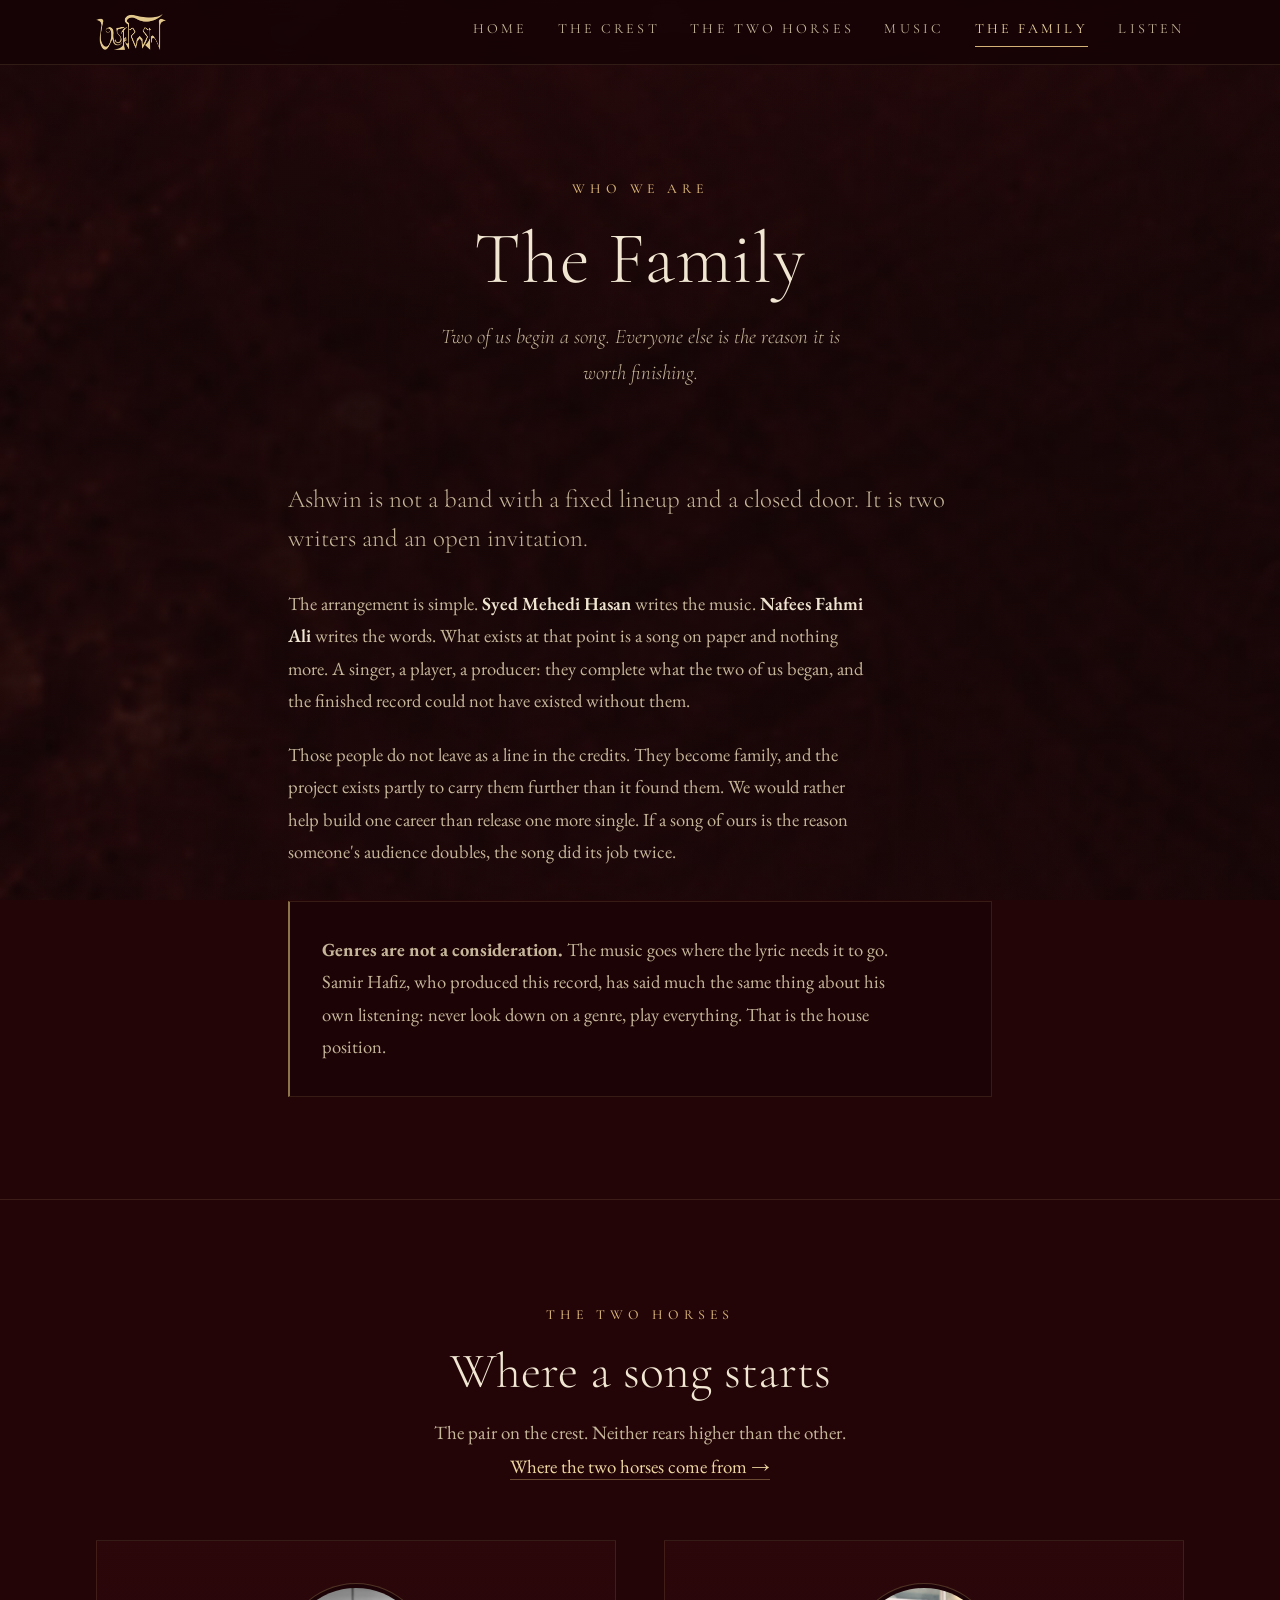
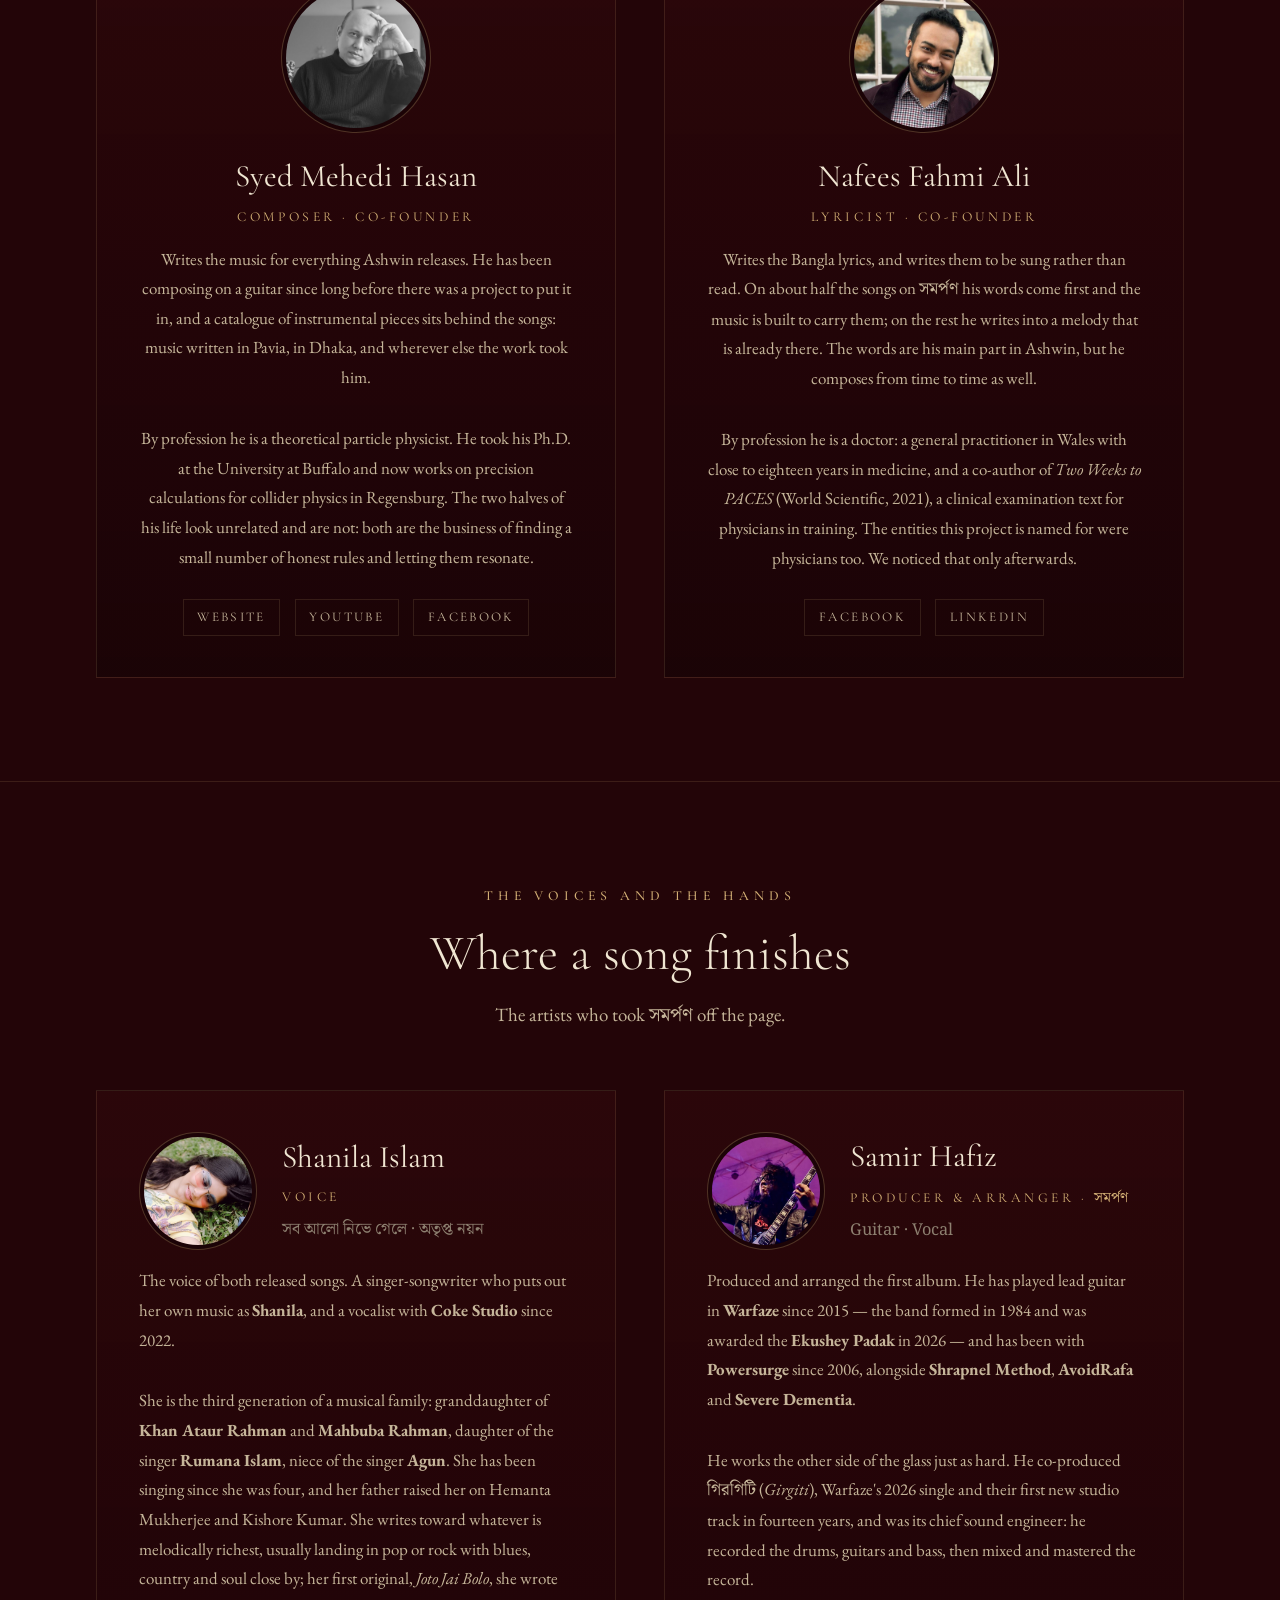
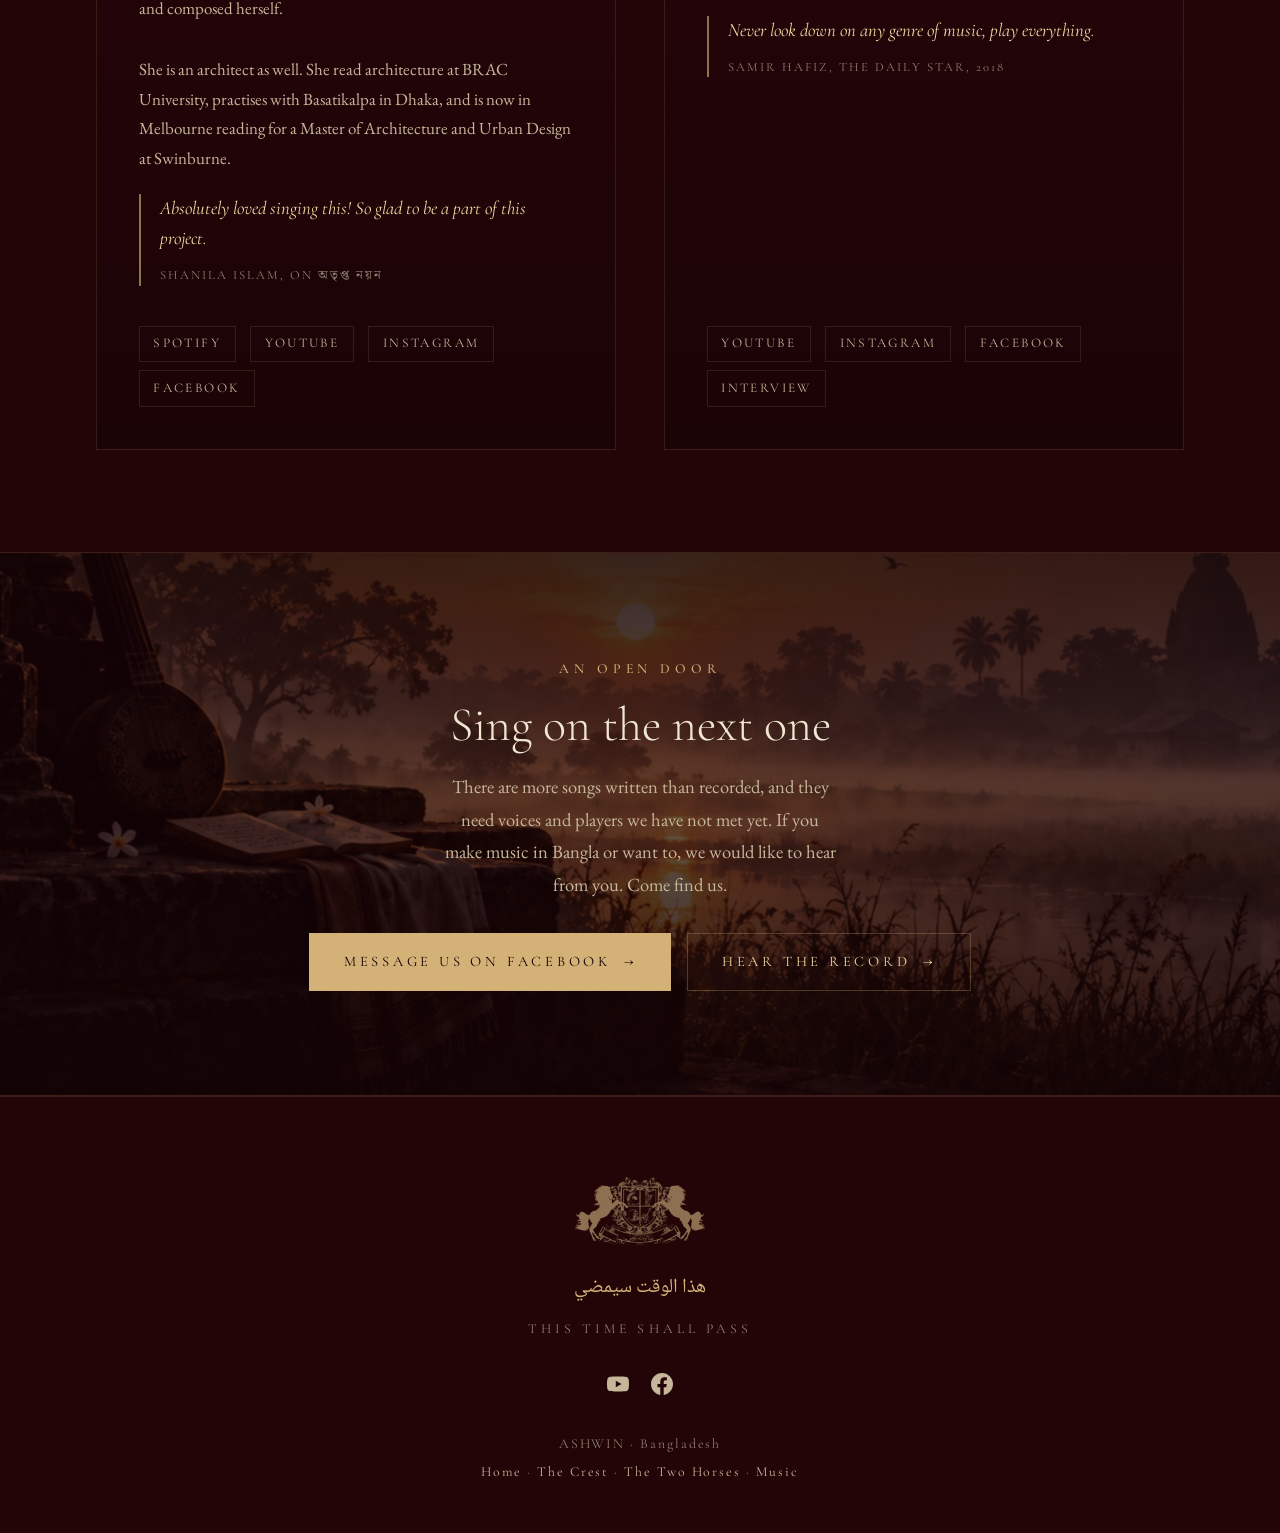
<file: family.html>
<!doctype html>
<html lang="en">
<head>
<meta charset="utf-8">
<meta name="viewport" content="width=device-width, initial-scale=1">
<title>The Family — ASHWIN</title>
<meta name="description" content="The people behind ASHWIN: Syed Mehedi Hasan and Nafees Fahmi Ali, who start every song, and the artists who finish it — Shanila Islam and Samir Hafiz.">
<meta property="og:title" content="The Family — ASHWIN">
<meta property="og:description" content="Whoever sings with Ashwin belongs to Ashwin. The two who start a song, and the artists who finish it.">
<meta property="og:image" content="assets/img/cover-shomorpon.jpg">
<link rel="icon" href="assets/img/favicon-180.png" type="image/png">
<link rel="apple-touch-icon" href="assets/img/favicon-180.png">
<link rel="preconnect" href="https://fonts.googleapis.com">
<link rel="preconnect" href="https://fonts.gstatic.com" crossorigin>
<link rel="stylesheet" href="https://fonts.googleapis.com/css2?family=Cormorant+Garamond:ital,wght@0,300;0,400;0,500;0,600;1,300;1,400&family=EB+Garamond:ital,wght@0,400;0,500;0,600;1,400&family=Noto+Serif+Bengali:wght@400;600&family=Noto+Naskh+Arabic:wght@400;600&display=swap">
<link rel="stylesheet" href="assets/site.css">
</head>
<body>

<header class="topbar">
  <div class="wrap topbar__in">
    <a class="mark" href="index.html" aria-label="Ashwin — home">
      <img src="assets/img/wordmark-gold.png" alt="Ashwin" width="703" height="282">
    </a>
    <nav class="nav">
      <a href="index.html">Home</a>
      <a href="crest.html">The Crest</a>
      <a href="twins.html">The Two Horses</a>
      <a href="music.html">Music</a>
      <a href="family.html">The Family</a>
      <a href="https://www.youtube.com/@ashwinbangladesh660">Listen</a>
    </nav>
    <button class="menubtn" id="menuBtn" type="button" aria-expanded="false"
            aria-controls="mnav" aria-label="Menu"><span class="menubtn__b" aria-hidden="true"></span></button>
  </div>
</header>
<nav class="mnav" id="mnav">
  <a href="index.html">Home</a>
  <a href="crest.html">The Crest</a>
  <a href="twins.html">The Two Horses</a>
  <a href="music.html">Music</a>
  <a href="family.html">The Family</a>
  <a href="https://www.youtube.com/@ashwinbangladesh660">Listen</a>
</nav>

<main>

  <div class="wrap">
    <div class="phead reveal">
      <span class="eyebrow">Who we are</span>
      <h1>The Family</h1>
      <p class="psub">Two of us begin a song. Everyone else is the reason it is worth finishing.</p>
    </div>
  </div>

  <!-- ░░ THE IDEA ░░ -->
  <section style="padding-top:clamp(1rem,3vw,2rem)">
    <div class="wrap narrow">
      <div class="reveal">
        <p class="prose" style="font-family:var(--display);font-size:clamp(1.2rem,2.2vw,1.55rem);line-height:1.6;color:var(--parch-soft);font-weight:300">
          Ashwin is not a band with a fixed lineup and a closed door. It is two
          writers and an open invitation.
        </p>
        <p class="prose">
          The arrangement is simple. <b>Syed Mehedi Hasan</b> writes the music.
          <b>Nafees Fahmi Ali</b> writes the words. What exists at that point is a song on
          paper and nothing more. A singer, a player, a producer: they complete what the two
          of us began, and the finished record could not have existed without them.
        </p>
        <p class="prose">
          Those people do not leave as a line in the credits. They become family, and
          the project exists partly to carry them further than it found them. We would
          rather help build one career than release one more single. If a song of ours
          is the reason someone's audience doubles, the song did its job twice.
        </p>
        <div class="callout">
          <p>
            <b>Genres are not a consideration.</b> The music goes where the lyric needs
            it to go. Samir Hafiz, who produced this record, has said much the same thing
            about his own listening: never look down on a genre, play everything. That is
            the house position.
          </p>
        </div>
      </div>
    </div>
  </section>

  <!-- ░░ THE TWO HORSES ░░ -->
  <section id="horses" class="sec-top">
    <div class="wrap">
      <div class="sechead reveal">
        <span class="eyebrow">The two horses</span>
        <h2>Where a song starts</h2>
        <p>The pair on the crest. Neither rears higher than the other. <a class="lnk" href="twins.html">Where the two horses come from &#8594;</a></p>
      </div>

      <div class="people people--two">

        <article class="person person--lead reveal" id="syed">
          <div class="person__top">
            <div class="portrait">
              <img src="assets/img/artist-syed.jpg" alt="Portrait of Syed Mehedi Hasan." width="700" height="700">
            </div>
            <div class="person__id">
              <h3>Syed Mehedi Hasan</h3>
              <div class="person__role">Composer · <span class="nb">co-founder</span></div>
            </div>
          </div>
          <p>
            Writes the music for everything Ashwin releases. He has been composing on a
            guitar since long before there was a project to put it in, and a catalogue of
            instrumental pieces sits behind the songs: music written in Pavia, in Dhaka,
            and wherever else the work took him.
          </p>
          <p>
            By profession he is a theoretical particle physicist. He took his Ph.D. at the
            University at Buffalo and now works on precision calculations for collider
            physics in Regensburg. The two halves of his life look unrelated and are not:
            both are the business of finding a small number of honest rules and letting
            them resonate.
          </p>
          <div class="person__links">
            <a class="chip" href="https://smhrobi.github.io">Website</a>
            <a class="chip" href="https://www.youtube.com/@syedmehedihasan2057">YouTube</a>
            <a class="chip" href="https://www.facebook.com/syedmehedi.hasan.14/">Facebook</a>
          </div>
        </article>

        <article class="person person--lead reveal" id="nafees" style="--d:.1s">
          <div class="person__top">
            <div class="portrait">
              <img src="assets/img/artist-nafees.jpg" alt="Portrait of Nafees Fahmi Ali." width="700" height="700">
            </div>
            <div class="person__id">
              <h3>Nafees Fahmi Ali</h3>
              <div class="person__role">Lyricist · <span class="nb">co-founder</span></div>
            </div>
          </div>
          <p>
            Writes the Bangla lyrics, and writes them to be sung rather than read. On about
            half the songs on <span lang="bn">সমর্পণ</span> his words come first and the
            music is built to carry them; on the rest he writes into a melody that is
            already there. The words are his main part in Ashwin, but he composes from
            time to time as well.
          </p>
          <p>
            By profession he is a doctor: a general practitioner in Wales with close to
            eighteen years in medicine, and a co-author of <em>Two Weeks to PACES</em>
            (World Scientific, 2021), a clinical examination text for physicians in
            training. The entities this project is named for were physicians too.
            We noticed that only afterwards.
          </p>
          <div class="person__links">
            <a class="chip" href="https://www.facebook.com/nafees.f.ali">Facebook</a>
            <a class="chip" href="https://www.linkedin.com/in/nafees-fahmi-ali-b54201213/">LinkedIn</a>
          </div>
        </article>

      </div>
    </div>
  </section>

  <!-- ░░ THE ARTISTS ░░ -->
  <section id="voices" class="sec-top">
    <div class="wrap">
      <div class="sechead reveal">
        <span class="eyebrow">The voices and the hands</span>
        <h2>Where a song finishes</h2>
        <p>The artists who took <span lang="bn">সমর্পণ</span> off the page.</p>
      </div>

      <div class="people people--two">

        <article class="person reveal" id="shanila">
          <div class="person__top">
            <div class="portrait">
              <img src="assets/img/artist-shanila.jpg" alt="Portrait of Shanila Islam." width="700" height="700">
            </div>
            <div class="person__id">
              <h3>Shanila Islam</h3>
              <div class="person__role">Voice</div>
              <div class="person__bn">সব আলো নিভে গেলে · অতৃপ্ত নয়ন</div>
            </div>
          </div>
          <p>
            The voice of both released songs. A singer-songwriter who puts out her own
            music as <b>Shanila</b>, and a vocalist with <b>Coke Studio</b> since 2022.
          </p>
          <p>
            She is the third generation of a musical family: granddaughter of
            <b>Khan Ataur Rahman</b> and <b>Mahbuba Rahman</b>, daughter of the singer
            <b>Rumana Islam</b>, niece of the singer <b>Agun</b>. She has been singing since
            she was four, and her father raised her on Hemanta Mukherjee and Kishore Kumar.
            She writes toward whatever is melodically richest, usually landing in pop or rock
            with blues, country and soul close by; her first original, <em>Joto Jai Bolo</em>,
            she wrote and composed herself.
          </p>
          <p>
            She is an architect as well. She read architecture at BRAC University, practises
            with Basatikalpa in Dhaka, and is now in Melbourne reading for a Master of
            Architecture and Urban Design at Swinburne.
          </p>
          <blockquote class="quote">
            Absolutely loved singing this! So glad to be a part of this project.
            <cite>Shanila Islam, on <span lang="bn">অতৃপ্ত নয়ন</span></cite>
          </blockquote>
          <div class="person__links">
            <a class="chip" href="https://open.spotify.com/artist/4XLYqiDAYxN9hwJxWyomSt">Spotify</a>
            <a class="chip" href="https://www.youtube.com/@shanilaofficial">YouTube</a>
            <a class="chip" href="https://www.instagram.com/shanila_studio/">Instagram</a>
            <a class="chip" href="https://www.facebook.com/shanilapromiti.islam/">Facebook</a>
          </div>
        </article>

        <article class="person reveal" id="samir" style="--d:.1s">
          <div class="person__top">
            <div class="portrait">
              <img src="assets/img/artist-samir.jpg" alt="Samir Hafiz playing guitar on stage." width="700" height="700">
            </div>
            <div class="person__id">
              <h3>Samir Hafiz</h3>
              <div class="person__role">Producer &amp; arranger · <span lang="bn">সমর্পণ</span></div>
              <div class="person__bn">Guitar · Vocal</div>
            </div>
          </div>
          <p>
            Produced and arranged the first album. He has played lead guitar in
            <b>Warfaze</b> since 2015 — the band formed in 1984 and was awarded the
            <b>Ekushey Padak</b> in 2026 — and has been with <b>Powersurge</b> since 2006,
            alongside <b>Shrapnel Method</b>, <b>AvoidRafa</b> and <b>Severe Dementia</b>.
          </p>
          <p>
            He works the other side of the glass just as hard. He co-produced
            <span lang="bn">গিরগিটি</span> (<em>Girgiti</em>), Warfaze's 2026 single and their
            first new studio track in fourteen years, and was its chief sound engineer:
            he recorded the drums, guitars and bass, then mixed and mastered the record.
          </p>
          <blockquote class="quote">
            Never look down on any genre of music, play everything.
            <cite>Samir Hafiz, The Daily Star, 2018</cite>
          </blockquote>
          <div class="person__links">
            <a class="chip" href="https://www.youtube.com/@Zifahrimas">YouTube</a>
            <a class="chip" href="https://www.instagram.com/zifahrimas/">Instagram</a>
            <a class="chip" href="https://www.facebook.com/gsamirhafiz/">Facebook</a>
            <a class="chip" href="https://www.thedailystar.net/arts-entertainment/interview/news/the-other-side-samir-hafiz-1651783">Interview</a>
          </div>
        </article>

      </div>
    </div>
  </section>

  <!-- ░░ INVITATION ░░ -->
  <section id="door" class="band">
    <div class="band__bg" style="background-image:url('assets/img/band-dawn.jpg')"></div>
    <div class="band__in reveal">
      <span class="eyebrow">An open door</span>
      <h2>Sing on the next one</h2>
      <p>
        There are more songs written than recorded, and they need voices and players we
        have not met yet. If you make music in Bangla or want to, we would like to hear
        from you. Come find us.
      </p>
      <div class="btnrow">
        <a class="btn btn--solid" href="https://www.facebook.com/p/Ashwin-Bangladesh-100083584923722/">Message us on Facebook <span aria-hidden="true">→</span></a>
        <a class="btn" href="https://www.youtube.com/@ashwinbangladesh660">Hear the record <span aria-hidden="true">→</span></a>
      </div>
    </div>
  </section>

</main>

<footer class="foot">
  <div class="wrap">
    <img class="foot__crest" src="assets/img/crest-mark.png" alt="" width="1600" height="840">
    <div class="ar" lang="ar" dir="rtl">هذا الوقت سيمضي</div>
    <div class="en">This time shall pass</div>
    <div class="social">
      <a href="https://www.youtube.com/@ashwinbangladesh660" aria-label="Ashwin on YouTube" title="YouTube">
        <svg viewBox="0 0 24 24" fill="currentColor" aria-hidden="true"><path fill-rule="evenodd" clip-rule="evenodd" d="M23.5 6.5a3 3 0 0 0-2.1-2.1C19.5 3.9 12 3.9 12 3.9s-7.5 0-9.4.5A3 3 0 0 0 .5 6.5C0 8.4 0 12 0 12s0 3.6.5 5.5a3 3 0 0 0 2.1 2.1c1.9.5 9.4.5 9.4.5s7.5 0 9.4-.5a3 3 0 0 0 2.1-2.1c.5-1.9.5-5.5.5-5.5s0-3.6-.5-5.5zM9.6 15.6V8.4l6.3 3.6-6.3 3.6z"/></svg>
      </a>
      <a href="https://www.facebook.com/p/Ashwin-Bangladesh-100083584923722/" aria-label="Ashwin on Facebook" title="Facebook">
        <svg viewBox="0 0 24 24" fill="currentColor" aria-hidden="true"><path d="M24 12.07C24 5.4 18.63 0 12 0S0 5.4 0 12.07C0 18.1 4.39 23.1 10.13 24v-8.44H7.08v-3.49h3.05V9.41c0-3.02 1.79-4.69 4.53-4.69 1.31 0 2.68.24 2.68.24v2.97h-1.51c-1.49 0-1.96.93-1.96 1.89v2.25h3.33l-.53 3.49h-2.8V24C19.61 23.1 24 18.1 24 12.07z"/></svg>
      </a>
    </div>
    <div class="colophon">
      ASHWIN · Bangladesh<br>
      <a href="index.html">Home</a> · <a href="crest.html">The Crest</a> · <a href="twins.html">The Two Horses</a> · <a href="music.html">Music</a>
    </div>
  </div>
</footer>

<script src="assets/site.js"></script>
</body>
</html>
</file>
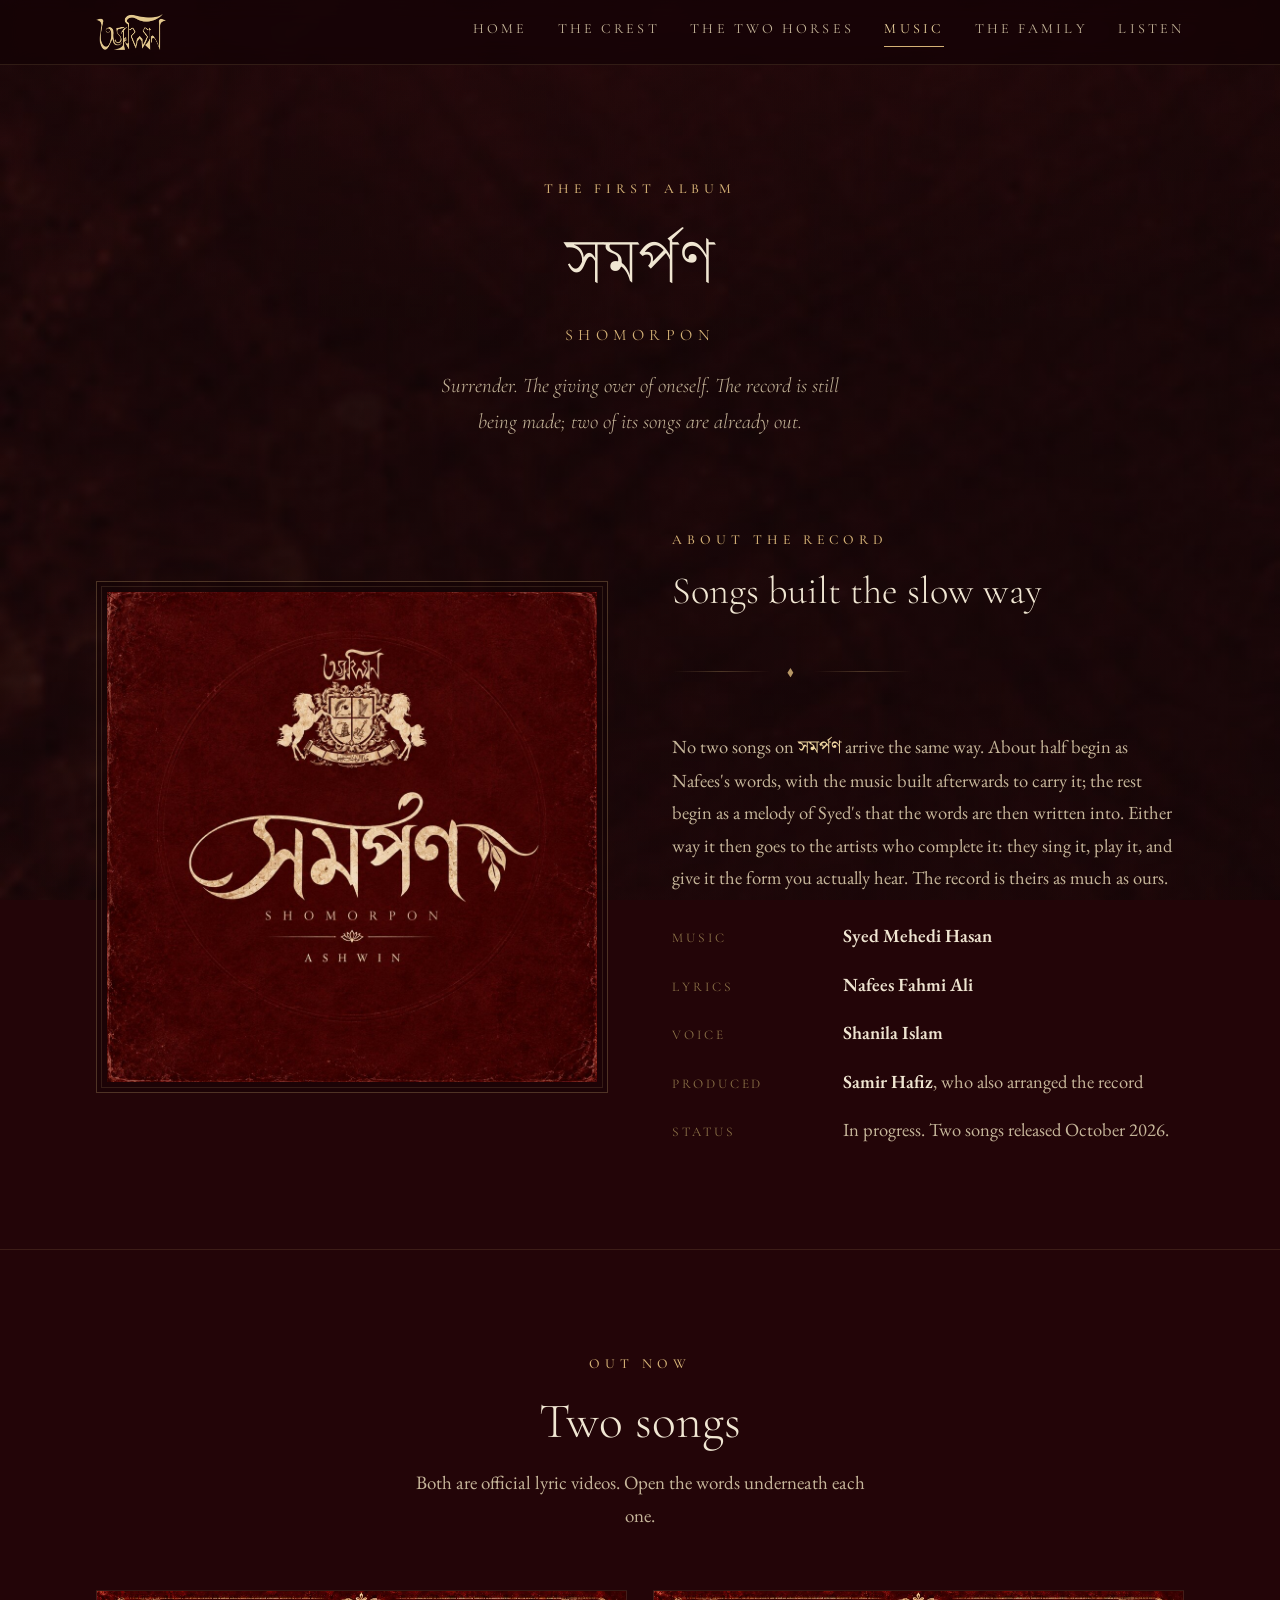
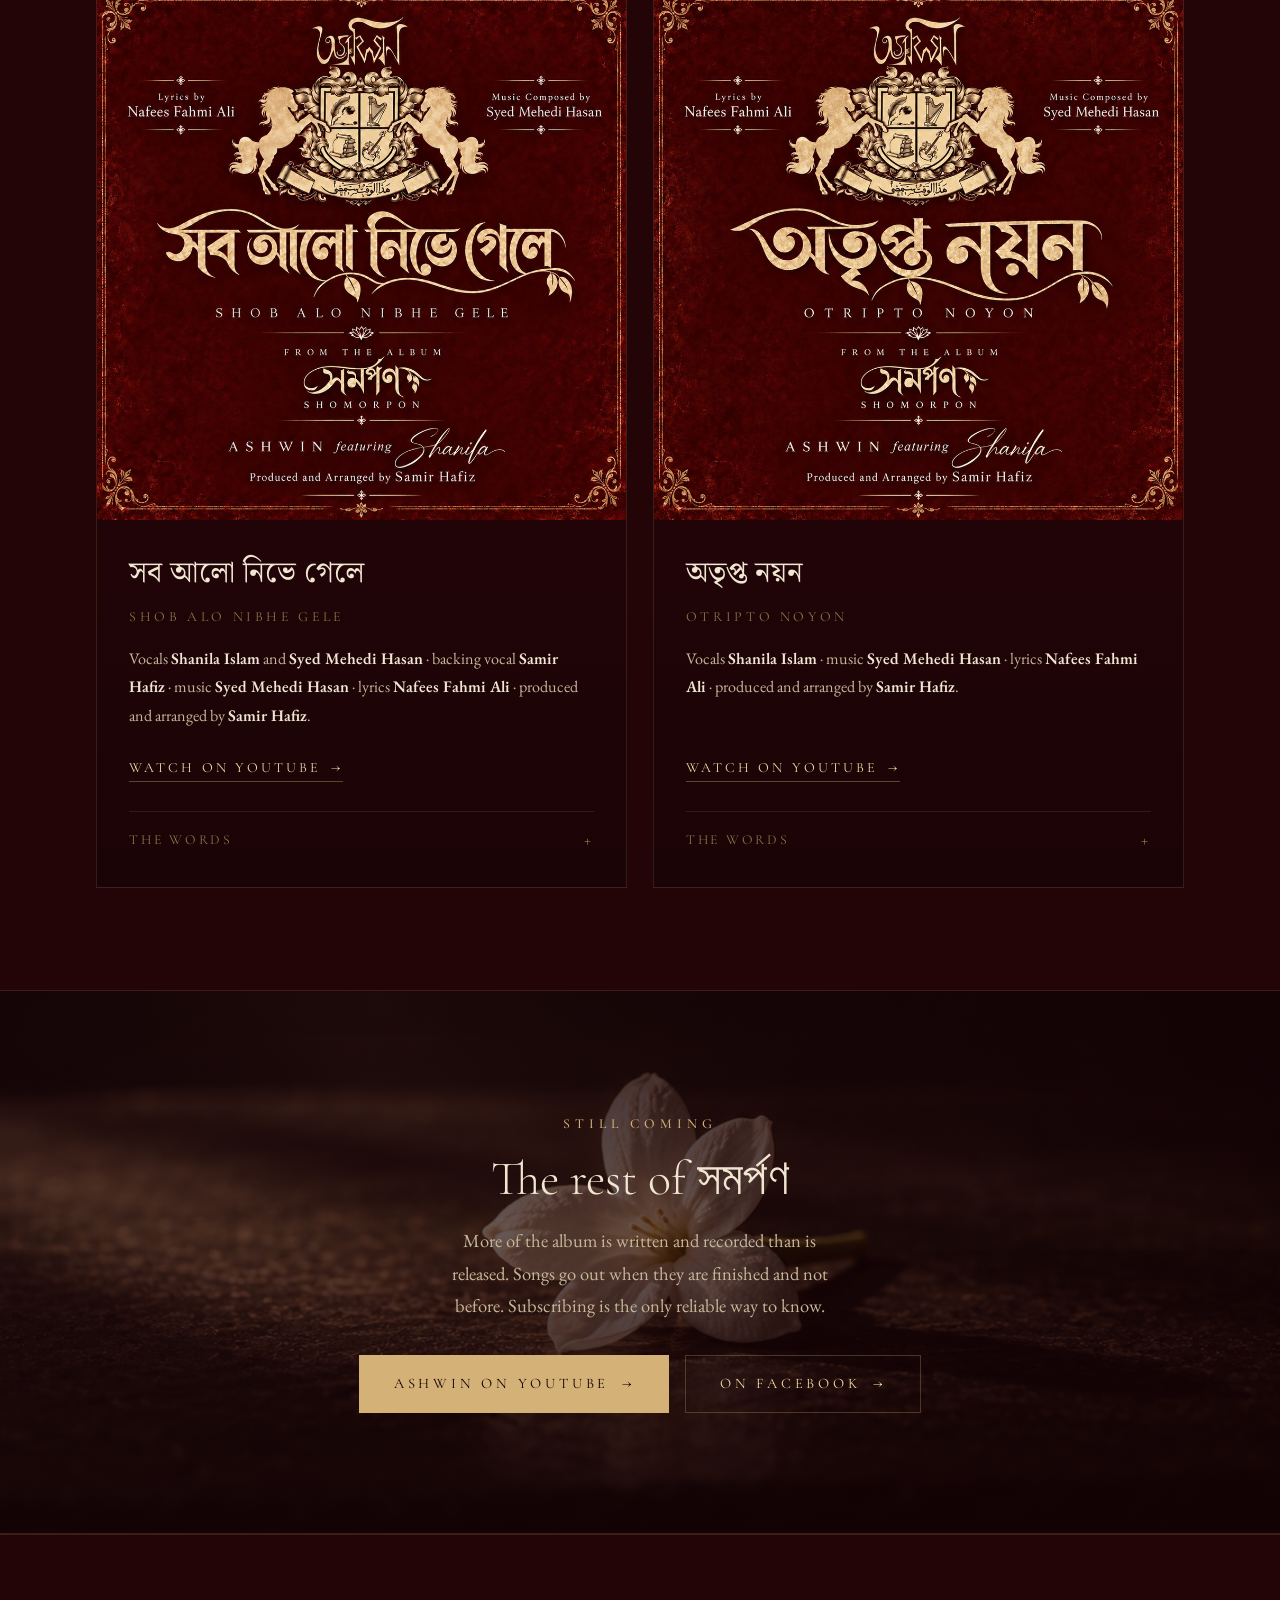
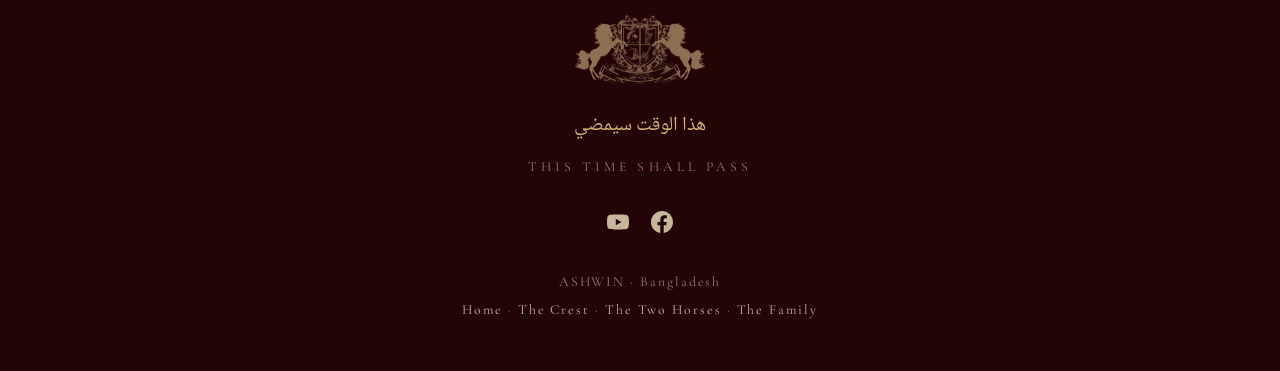
<file: music.html>
<!doctype html>
<html lang="en">
<head>
<meta charset="utf-8">
<meta name="viewport" content="width=device-width, initial-scale=1">
<title>Music — ASHWIN</title>
<meta name="description" content="সমর্পণ (Shomorpon), the first album by ASHWIN. Two songs released: সব আলো নিভে গেলে and অতৃপ্ত নয়ন, with lyrics, credits and links.">
<meta property="og:title" content="সমর্পণ (Shomorpon) — ASHWIN">
<meta property="og:description" content="The first album by ASHWIN. Two songs out now, sung by Shanila Islam.">
<meta property="og:image" content="assets/img/cover-shomorpon.jpg">
<link rel="icon" href="assets/img/favicon-180.png" type="image/png">
<link rel="apple-touch-icon" href="assets/img/favicon-180.png">
<link rel="preconnect" href="https://fonts.googleapis.com">
<link rel="preconnect" href="https://fonts.gstatic.com" crossorigin>
<link rel="stylesheet" href="https://fonts.googleapis.com/css2?family=Cormorant+Garamond:ital,wght@0,300;0,400;0,500;0,600;1,300;1,400&family=EB+Garamond:ital,wght@0,400;0,500;0,600;1,400&family=Noto+Serif+Bengali:wght@400;600&family=Noto+Naskh+Arabic:wght@400;600&display=swap">
<link rel="stylesheet" href="assets/site.css">
</head>
<body>

<header class="topbar">
  <div class="wrap topbar__in">
    <a class="mark" href="index.html" aria-label="Ashwin — home">
      <img src="assets/img/wordmark-gold.png" alt="Ashwin" width="703" height="282">
    </a>
    <nav class="nav">
      <a href="index.html">Home</a>
      <a href="crest.html">The Crest</a>
      <a href="twins.html">The Two Horses</a>
      <a href="music.html">Music</a>
      <a href="family.html">The Family</a>
      <a href="https://www.youtube.com/@ashwinbangladesh660">Listen</a>
    </nav>
    <button class="menubtn" id="menuBtn" type="button" aria-expanded="false"
            aria-controls="mnav" aria-label="Menu"><span class="menubtn__b" aria-hidden="true"></span></button>
  </div>
</header>
<nav class="mnav" id="mnav">
  <a href="index.html">Home</a>
  <a href="crest.html">The Crest</a>
  <a href="twins.html">The Two Horses</a>
  <a href="music.html">Music</a>
  <a href="family.html">The Family</a>
  <a href="https://www.youtube.com/@ashwinbangladesh660">Listen</a>
</nav>

<main>

  <div class="wrap">
    <div class="phead reveal">
      <span class="eyebrow">The first album</span>
      <h1 lang="bn" style="font-family:var(--bangla);font-size:clamp(2.2rem,6.5vw,4rem);line-height:1.4">সমর্পণ</h1>
      <div class="bnsub" style="font-family:var(--display);letter-spacing:.34em;text-transform:uppercase;font-size:clamp(.85rem,1.6vw,1rem)">Shomorpon</div>
      <p class="psub">Surrender. The giving over of oneself. The record is still being made; two of its songs are already out.</p>
    </div>
  </div>

  <!-- ░░ ALBUM ░░ -->
  <section id="record" style="padding-top:clamp(1rem,3vw,2rem)">
    <div class="wrap">
      <div class="split">
        <div class="plate reveal">
          <img src="assets/img/cover-shomorpon.jpg" alt="Album art for সমর্পণ (Shomorpon): the Ashwin crest in gold over deep crimson, the title in Bengali calligraphy." width="1000" height="1000">
        </div>
        <div class="reveal" style="--d:.1s">
          <span class="eyebrow">About the record</span>
          <h2 style="font-size:clamp(1.7rem,3.6vw,2.4rem);font-weight:300">Songs built the slow way</h2>
          <div class="rule rule--short rule--left"><i aria-hidden="true">◆</i></div>
          <p class="prose">
            No two songs on <em lang="bn">সমর্পণ</em> arrive the same way. About half
            begin as Nafees's words, with the music built afterwards to carry it; the rest
            begin as a melody of Syed's that the words are then written into. Either way it
            then goes to the artists who complete it: they sing it, play it, and give it the
            form you actually hear. The record is theirs as much as ours.
          </p>
          <ul class="facts">
            <li><span class="k">Music</span><span class="v"><b>Syed Mehedi Hasan</b></span></li>
            <li><span class="k">Lyrics</span><span class="v"><b>Nafees Fahmi Ali</b></span></li>
            <li><span class="k">Voice</span><span class="v"><b>Shanila Islam</b></span></li>
            <li><span class="k">Produced</span><span class="v"><b>Samir Hafiz</b>, who also arranged the record</span></li>
            <li><span class="k">Status</span><span class="v">In progress. Two songs released October 2026.</span></li>
          </ul>
        </div>
      </div>
    </div>
  </section>

  <!-- ░░ RELEASES ░░ -->
  <section id="outnow" class="sec-top">
    <div class="wrap">
      <div class="sechead reveal">
        <span class="eyebrow">Out now</span>
        <h2>Two songs</h2>
        <p>Both are official lyric videos. Open the words underneath each one.</p>
      </div>

      <div class="releases">

        <article class="rel reveal">
          <a class="rel__art" href="https://www.youtube.com/watch?v=IfnR1uYRExA" aria-hidden="true" tabindex="-1">
            <img src="assets/img/cover-shob-alo.jpg" alt="" loading="lazy" width="1000" height="1000">
            <span class="rel__play"><span><svg viewBox="0 0 24 24" aria-hidden="true"><path d="M8 5.5v13l11-6.5z"/></svg></span></span>
          </a>
          <div class="rel__body">
            <h3 lang="bn">সব আলো নিভে গেলে</h3>
            <div class="rel__rom">Shob Alo Nibhe Gele</div>
            <p class="rel__cred">
              Vocals <b>Shanila Islam</b> and <b>Syed Mehedi Hasan</b> · backing vocal
              <b>Samir Hafiz</b> · music <b>Syed Mehedi Hasan</b> · lyrics
              <b>Nafees Fahmi Ali</b> · produced and arranged by <b>Samir Hafiz</b>.
            </p>
            <a class="rel__go" href="https://www.youtube.com/watch?v=IfnR1uYRExA">Watch on YouTube <span aria-hidden="true">→</span></a>
            <details class="lyr">
              <summary>The words</summary>
              <div class="lyr__body" lang="bn">সব আলো নিভে গেলে
কথা সব বলা শেষ হলে
অস্থির এ শহর ছেড়ে চলি অজানায়

সব গান মুছে দিয়ে
সুরগুলো সব ম্লান করে
অন্ধ এ জীবন ছায় বিষণ্নতায়

ভালোবাসার প্রতিটি ক্ষণ
অস্থির এ সমর্পণ
উদাসী হাওয়ায় বয়ে যায়

রক্ষণ আমার
নিশ্চুপ নিভৃতে ক্রন্দন
নিসর্গ নিস্তব্ধ
অন্তরা

অনিমেষ নেত্রে
অগ্নি বল্লভার বীণা
রেশমী পালঙ্কে
প্রেরণা

ভালোবাসার প্রতিক্ষণ
অস্থির এ সমর্পণ
ভালোবাসার প্রতীক্ষা</div>
            </details>
          </div>
        </article>

        <article class="rel reveal" style="--d:.1s">
          <a class="rel__art" href="https://www.youtube.com/watch?v=vW0OqAOk55g" aria-hidden="true" tabindex="-1">
            <img src="assets/img/cover-otripto.jpg" alt="" loading="lazy" width="1000" height="1000">
            <span class="rel__play"><span><svg viewBox="0 0 24 24" aria-hidden="true"><path d="M8 5.5v13l11-6.5z"/></svg></span></span>
          </a>
          <div class="rel__body">
            <h3 lang="bn">অতৃপ্ত নয়ন</h3>
            <div class="rel__rom">Otripto Noyon</div>
            <p class="rel__cred">
              Vocals <b>Shanila Islam</b> · music <b>Syed Mehedi Hasan</b> · lyrics
              <b>Nafees Fahmi Ali</b> · produced and arranged by <b>Samir Hafiz</b>.
            </p>
            <a class="rel__go" href="https://www.youtube.com/watch?v=vW0OqAOk55g">Watch on YouTube <span aria-hidden="true">→</span></a>
            <details class="lyr">
              <summary>The words</summary>
              <div class="lyr__body" lang="bn">যে কথাটা হয়নি বলা
যে সুর হয়নি গাওয়া
তুমি এলে বলে তাই
এলো তারাই

যে আলোটা হয়নি জ্বালা
যত দূর হয়নি যাওয়া
মেঘের কোলে পথ হারিয়ে

প্রেম আজ ডাকে
কেন ডাকে তোমাকে
প্রেম যদি ডাকে
আজ ডাকে আমাকে

ভালোবাসার এ ক্ষণ
তোমায় সঁপেছি এ মন
ভালোবাসার এ ক্ষণ
তোমায় নিয়ে স্বপন

ভালোবাসার এ ক্ষণ
অস্থির তবু এ জীবন
ভালোবাসার এ ক্ষণ
অতৃপ্ত কেন এ নয়ন</div>
            </details>
          </div>
        </article>

      </div>
    </div>
  </section>

  <!-- ░░ STILL COMING ░░ -->
  <section id="coming" class="band">
    <div class="band__bg" style="background-image:url('assets/img/band-jasmine.jpg')"></div>
    <div class="band__in reveal">
      <span class="eyebrow">Still coming</span>
      <h2>The rest of সমর্পণ</h2>
      <p>
        More of the album is written and recorded than is released. Songs go out when
        they are finished and not before. Subscribing is the only reliable way to know.
      </p>
      <div class="btnrow">
        <a class="btn btn--solid" href="https://www.youtube.com/@ashwinbangladesh660">ASHWIN on YouTube <span aria-hidden="true">→</span></a>
        <a class="btn" href="https://www.facebook.com/p/Ashwin-Bangladesh-100083584923722/">On Facebook <span aria-hidden="true">→</span></a>
      </div>
    </div>
  </section>


</main>

<footer class="foot">
  <div class="wrap">
    <img class="foot__crest" src="assets/img/crest-mark.png" alt="" width="1600" height="840">
    <div class="ar" lang="ar" dir="rtl">هذا الوقت سيمضي</div>
    <div class="en">This time shall pass</div>
    <div class="social">
      <a href="https://www.youtube.com/@ashwinbangladesh660" aria-label="Ashwin on YouTube" title="YouTube">
        <svg viewBox="0 0 24 24" fill="currentColor" aria-hidden="true"><path fill-rule="evenodd" clip-rule="evenodd" d="M23.5 6.5a3 3 0 0 0-2.1-2.1C19.5 3.9 12 3.9 12 3.9s-7.5 0-9.4.5A3 3 0 0 0 .5 6.5C0 8.4 0 12 0 12s0 3.6.5 5.5a3 3 0 0 0 2.1 2.1c1.9.5 9.4.5 9.4.5s7.5 0 9.4-.5a3 3 0 0 0 2.1-2.1c.5-1.9.5-5.5.5-5.5s0-3.6-.5-5.5zM9.6 15.6V8.4l6.3 3.6-6.3 3.6z"/></svg>
      </a>
      <a href="https://www.facebook.com/p/Ashwin-Bangladesh-100083584923722/" aria-label="Ashwin on Facebook" title="Facebook">
        <svg viewBox="0 0 24 24" fill="currentColor" aria-hidden="true"><path d="M24 12.07C24 5.4 18.63 0 12 0S0 5.4 0 12.07C0 18.1 4.39 23.1 10.13 24v-8.44H7.08v-3.49h3.05V9.41c0-3.02 1.79-4.69 4.53-4.69 1.31 0 2.68.24 2.68.24v2.97h-1.51c-1.49 0-1.96.93-1.96 1.89v2.25h3.33l-.53 3.49h-2.8V24C19.61 23.1 24 18.1 24 12.07z"/></svg>
      </a>
    </div>
    <div class="colophon">
      ASHWIN · Bangladesh<br>
      <a href="index.html">Home</a> · <a href="crest.html">The Crest</a> · <a href="twins.html">The Two Horses</a> · <a href="family.html">The Family</a>
    </div>
  </div>
</footer>

<script src="assets/site.js"></script>
</body>
</html>
</file>
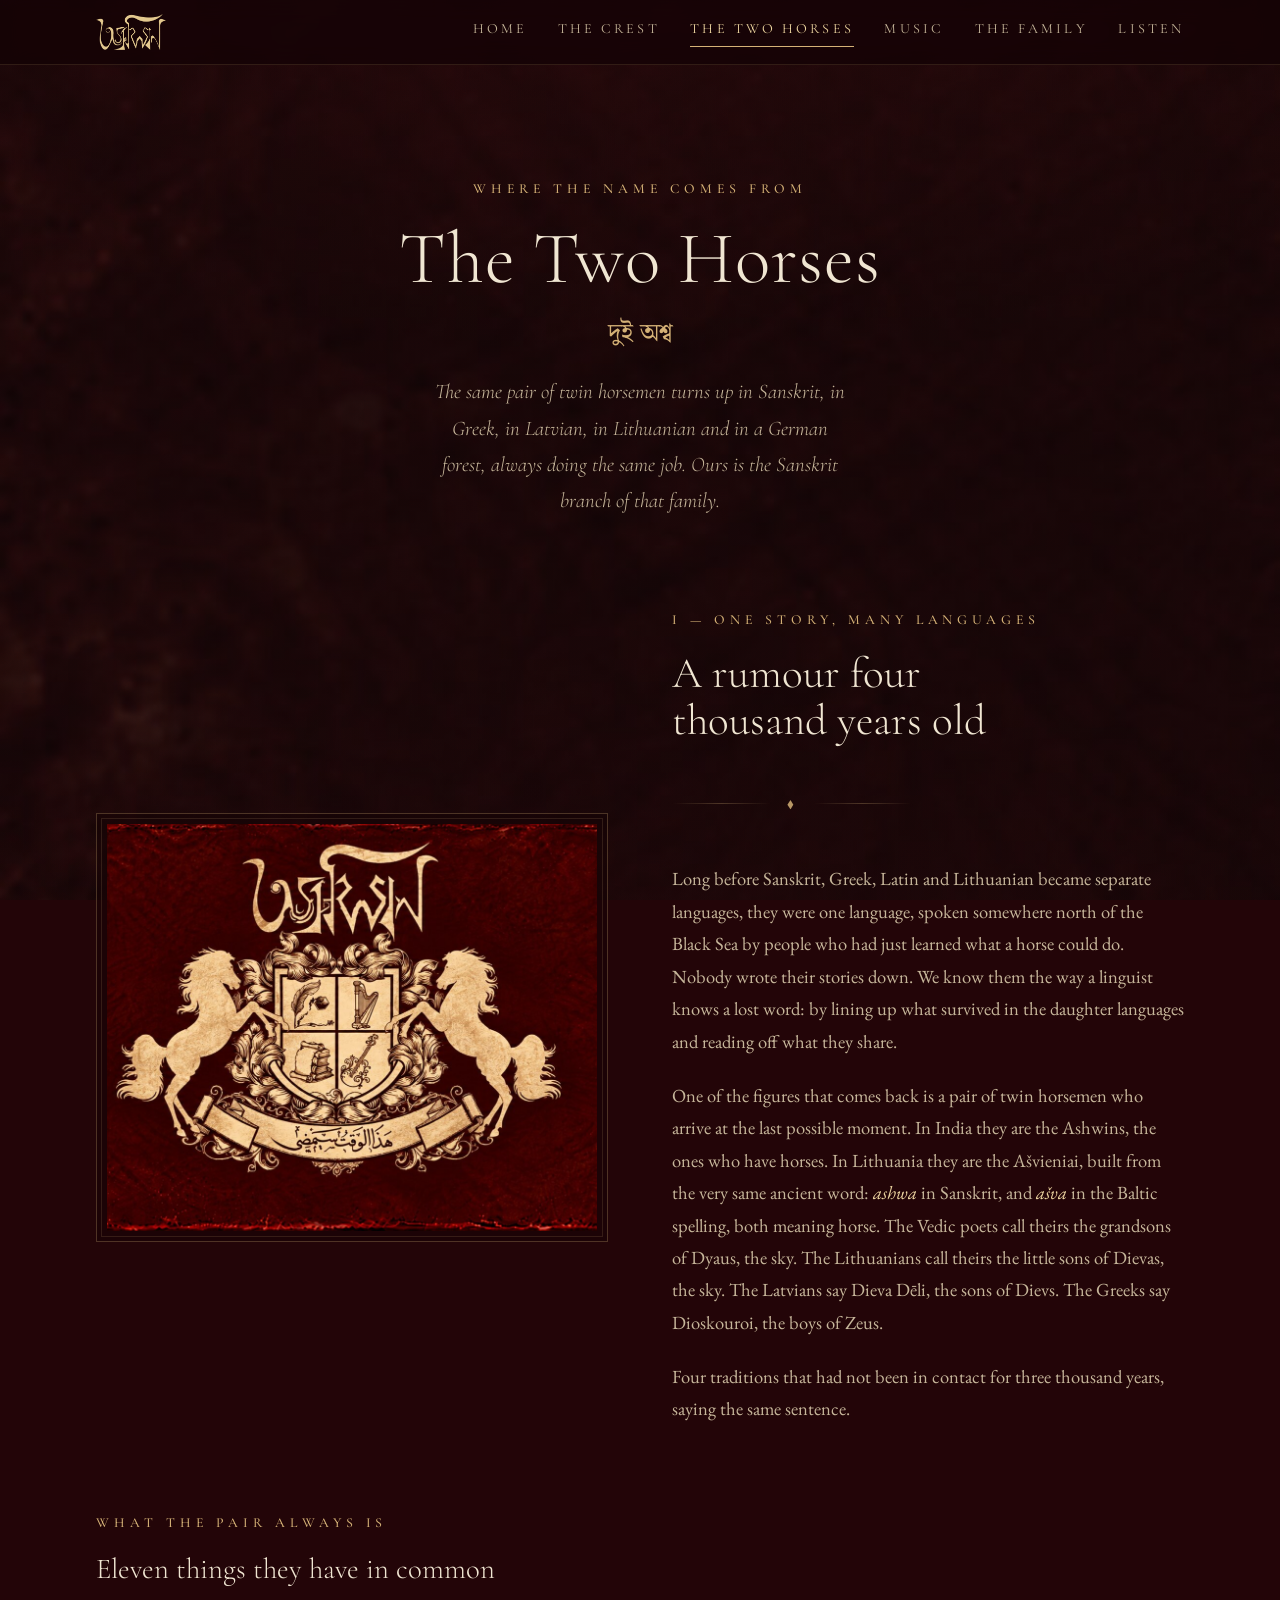
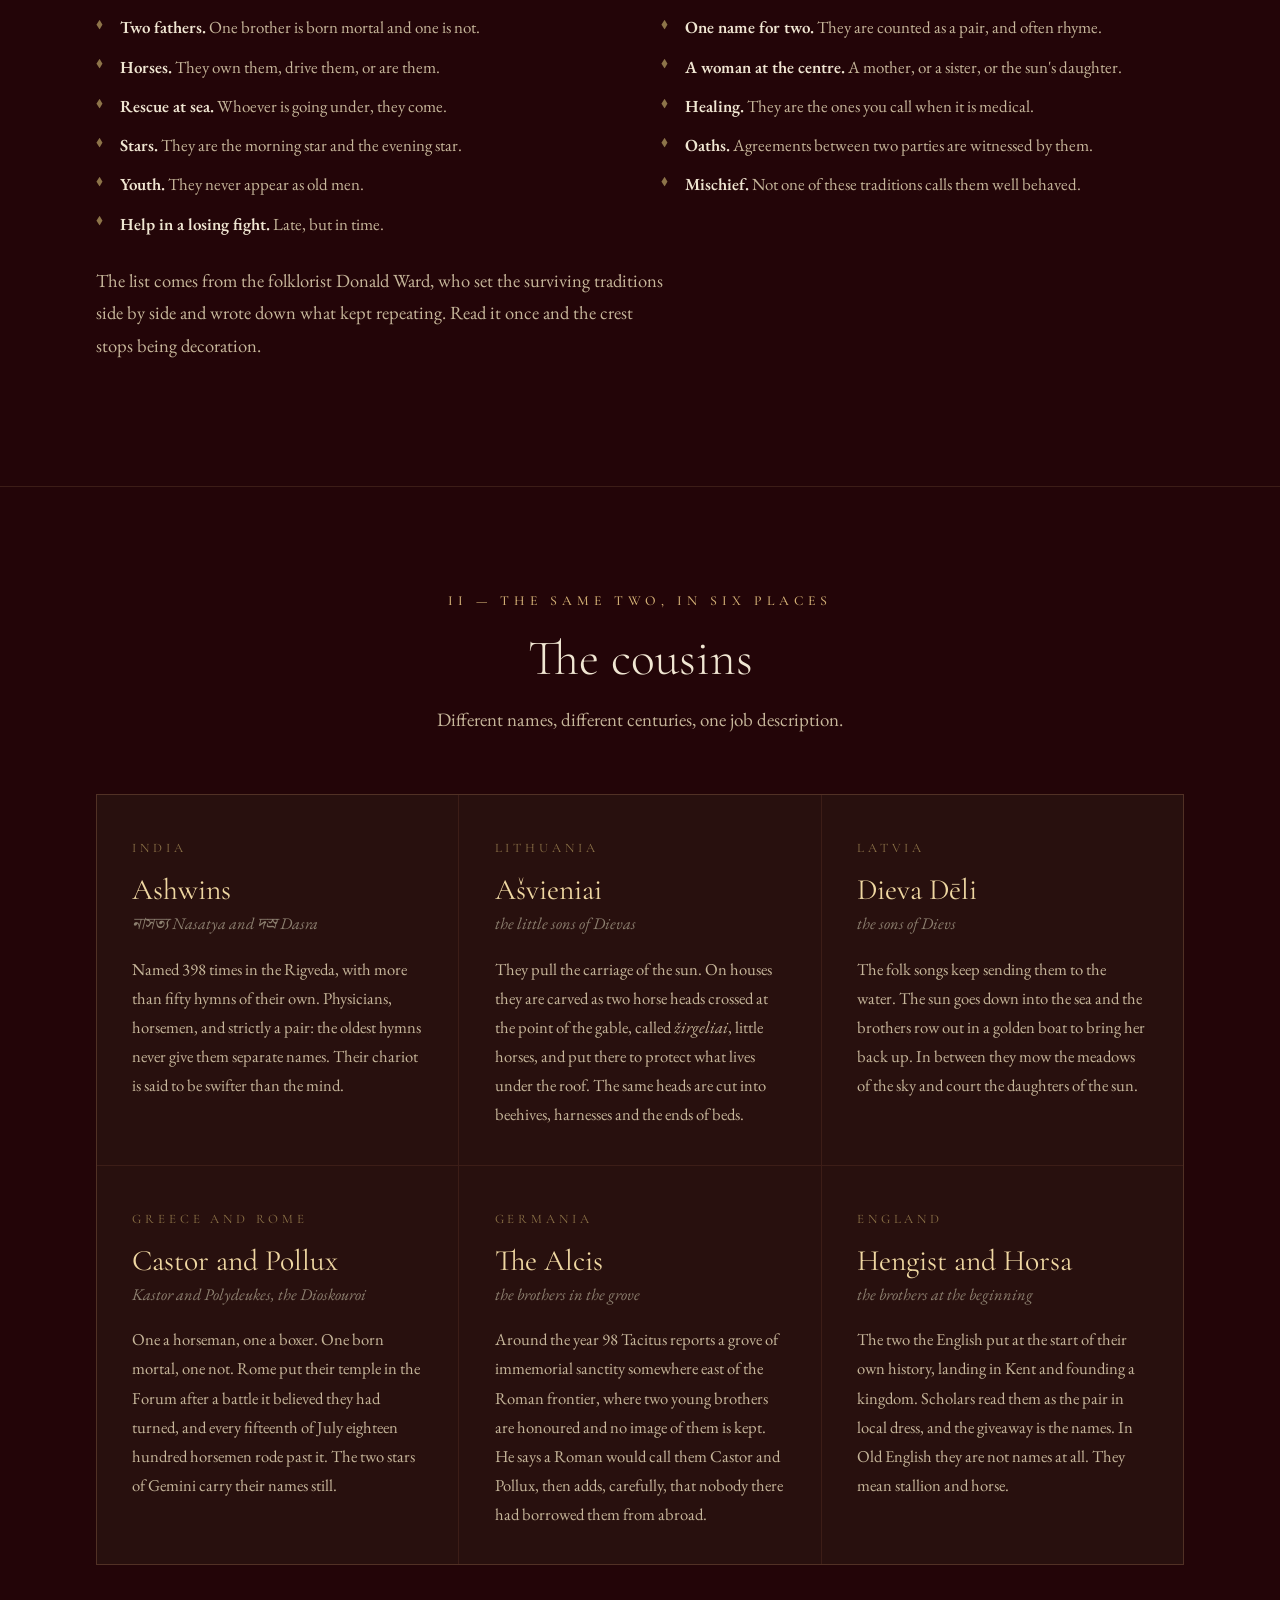
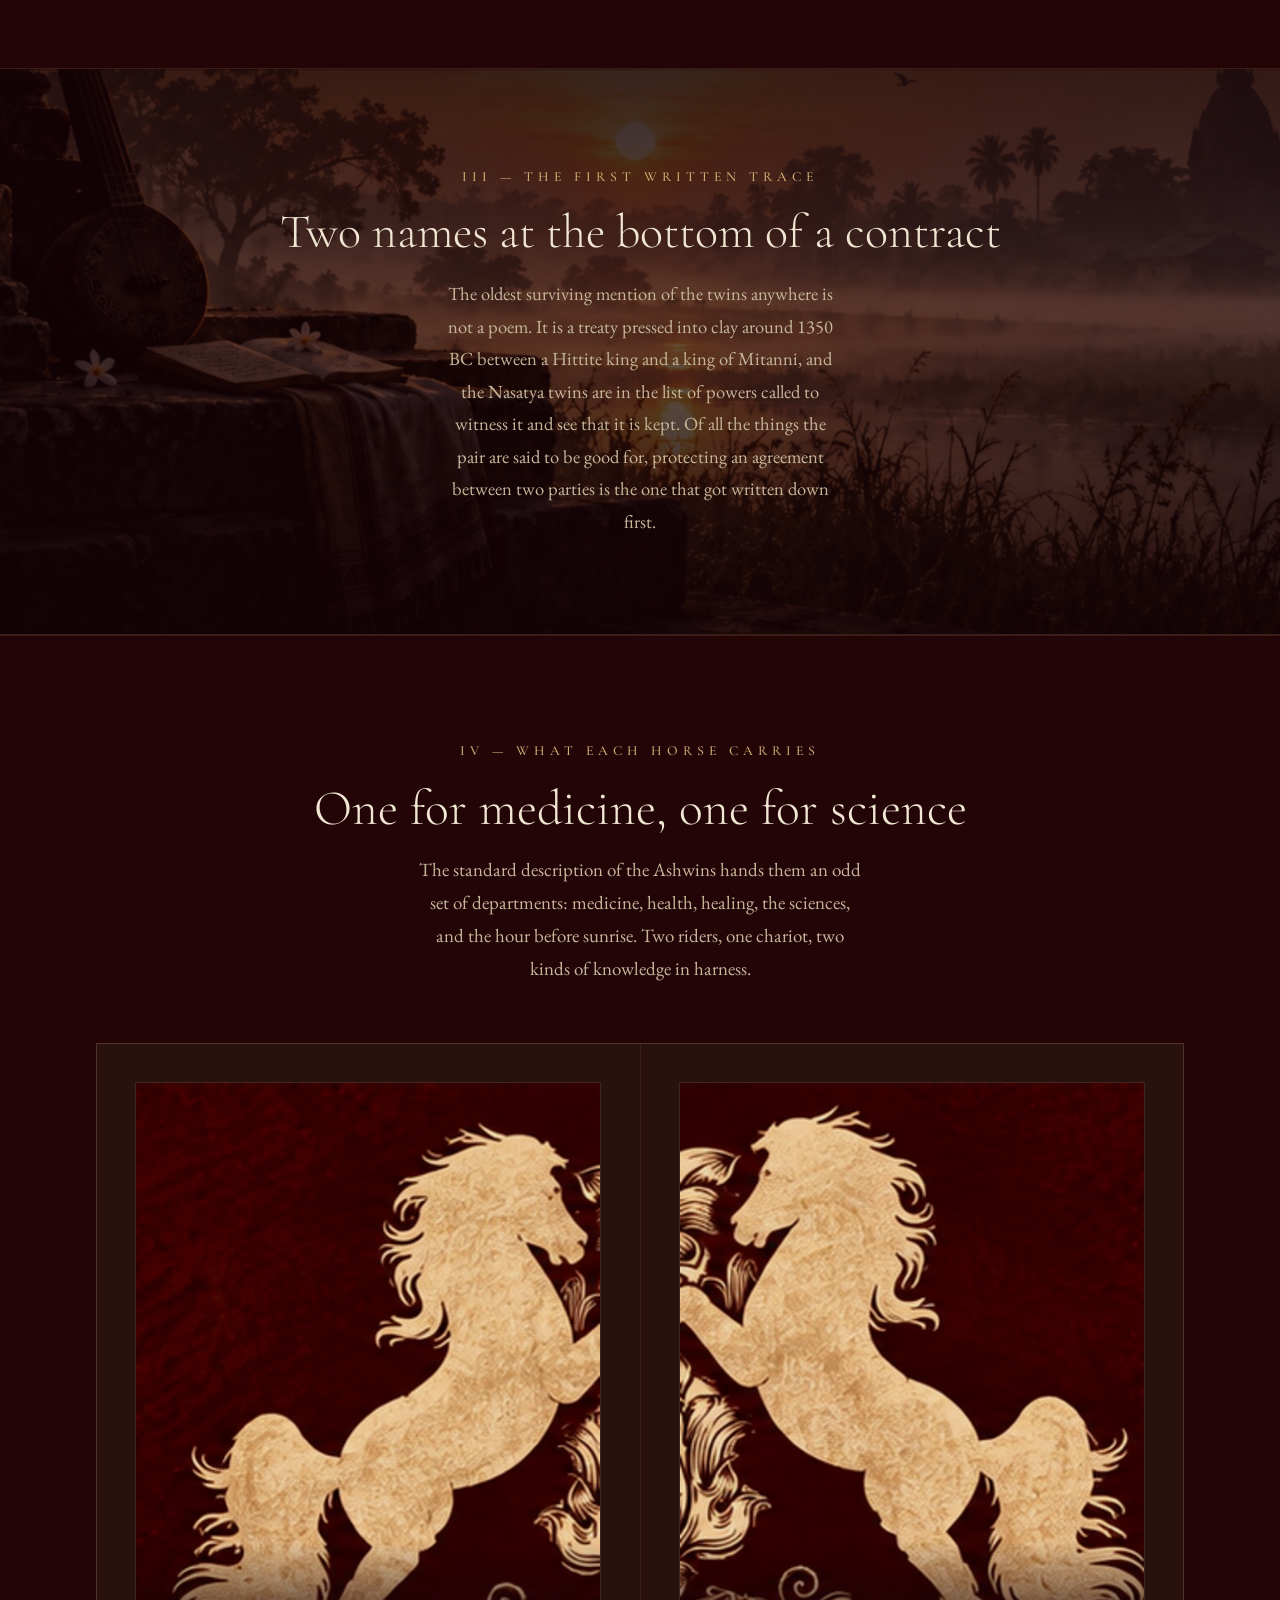
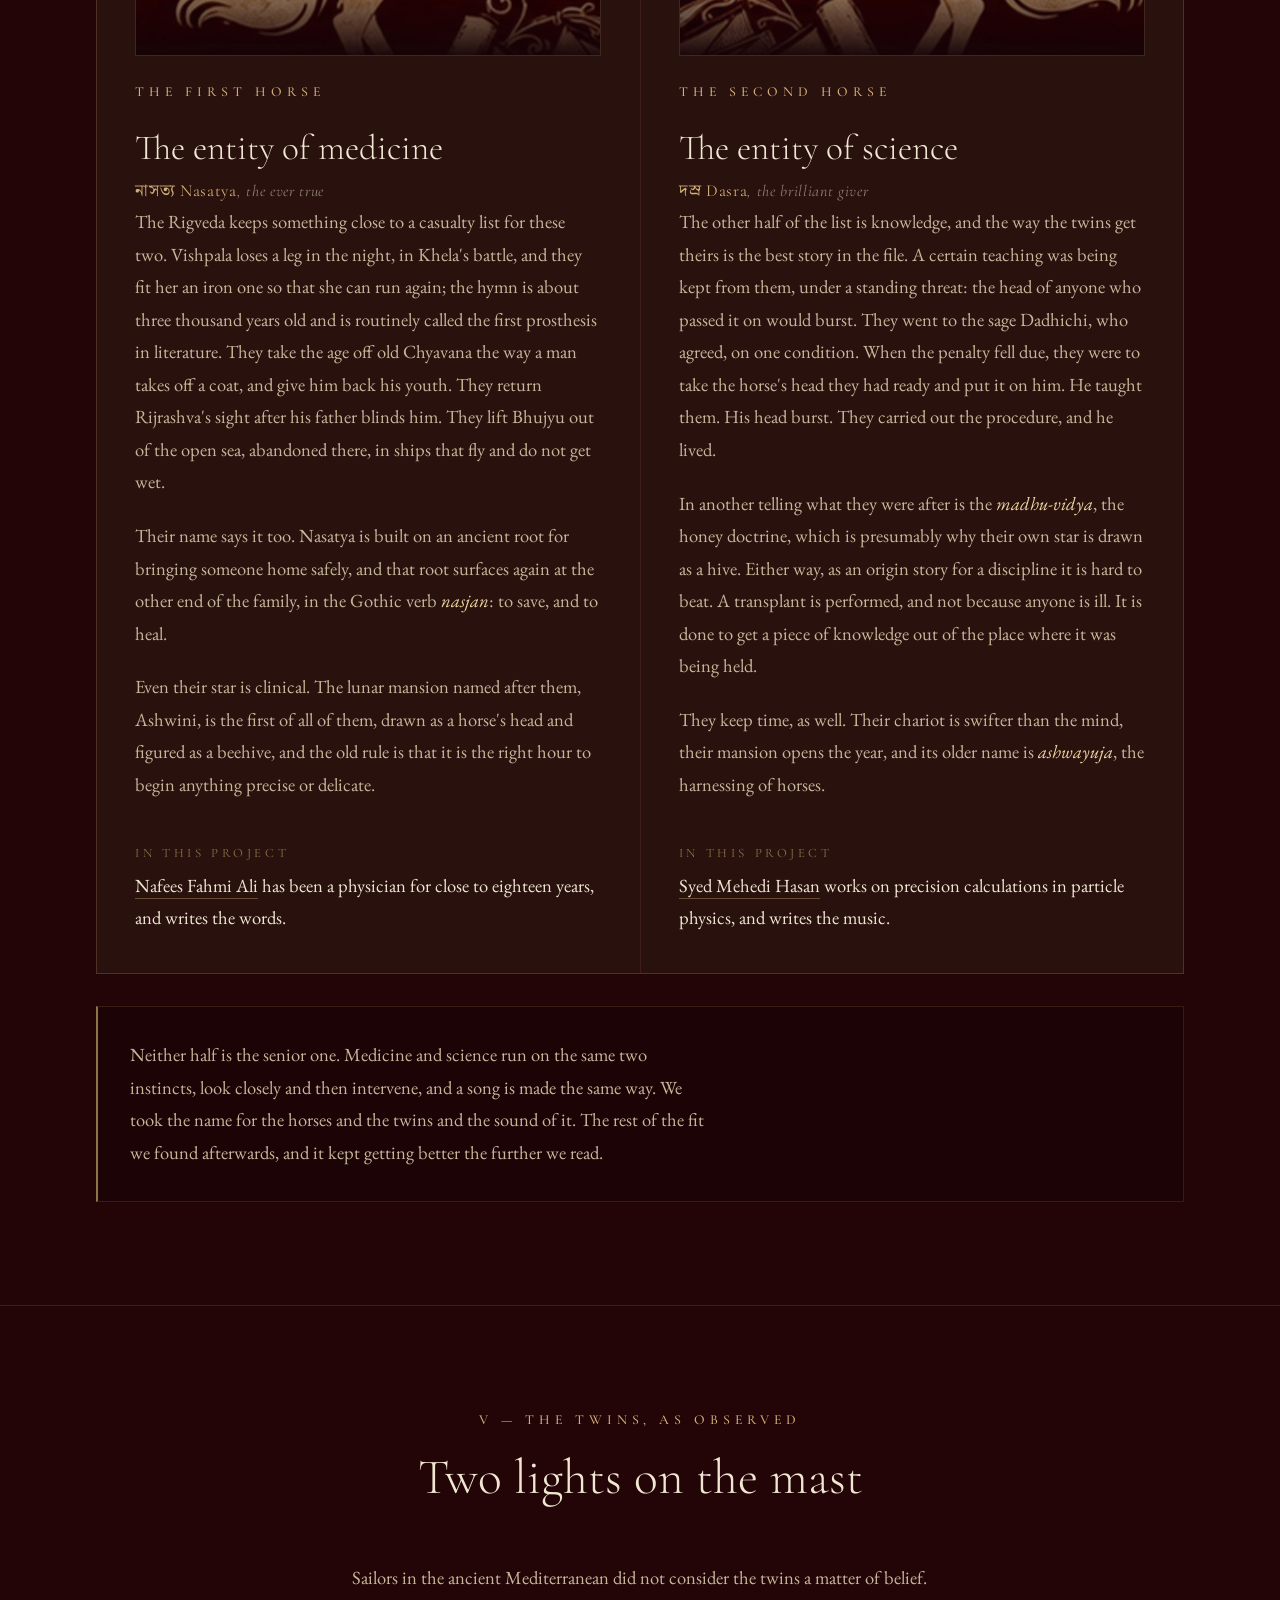
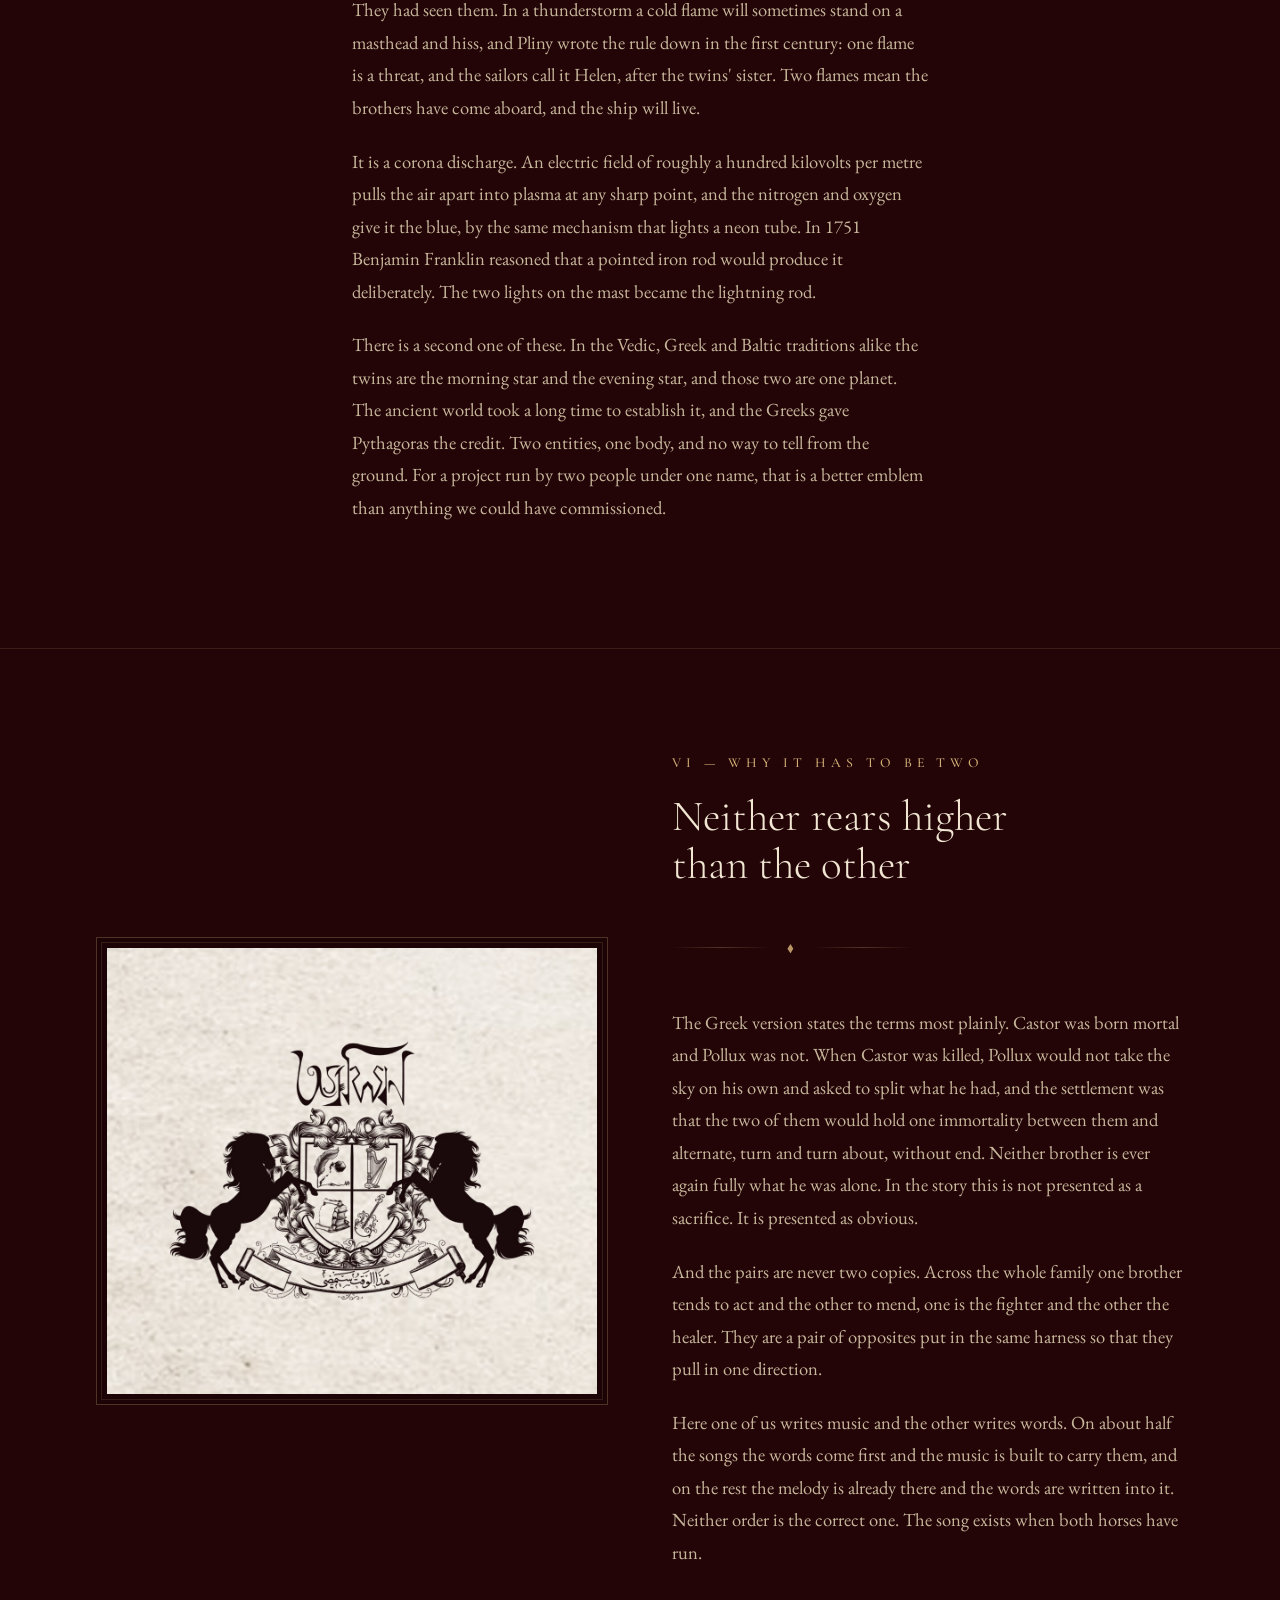
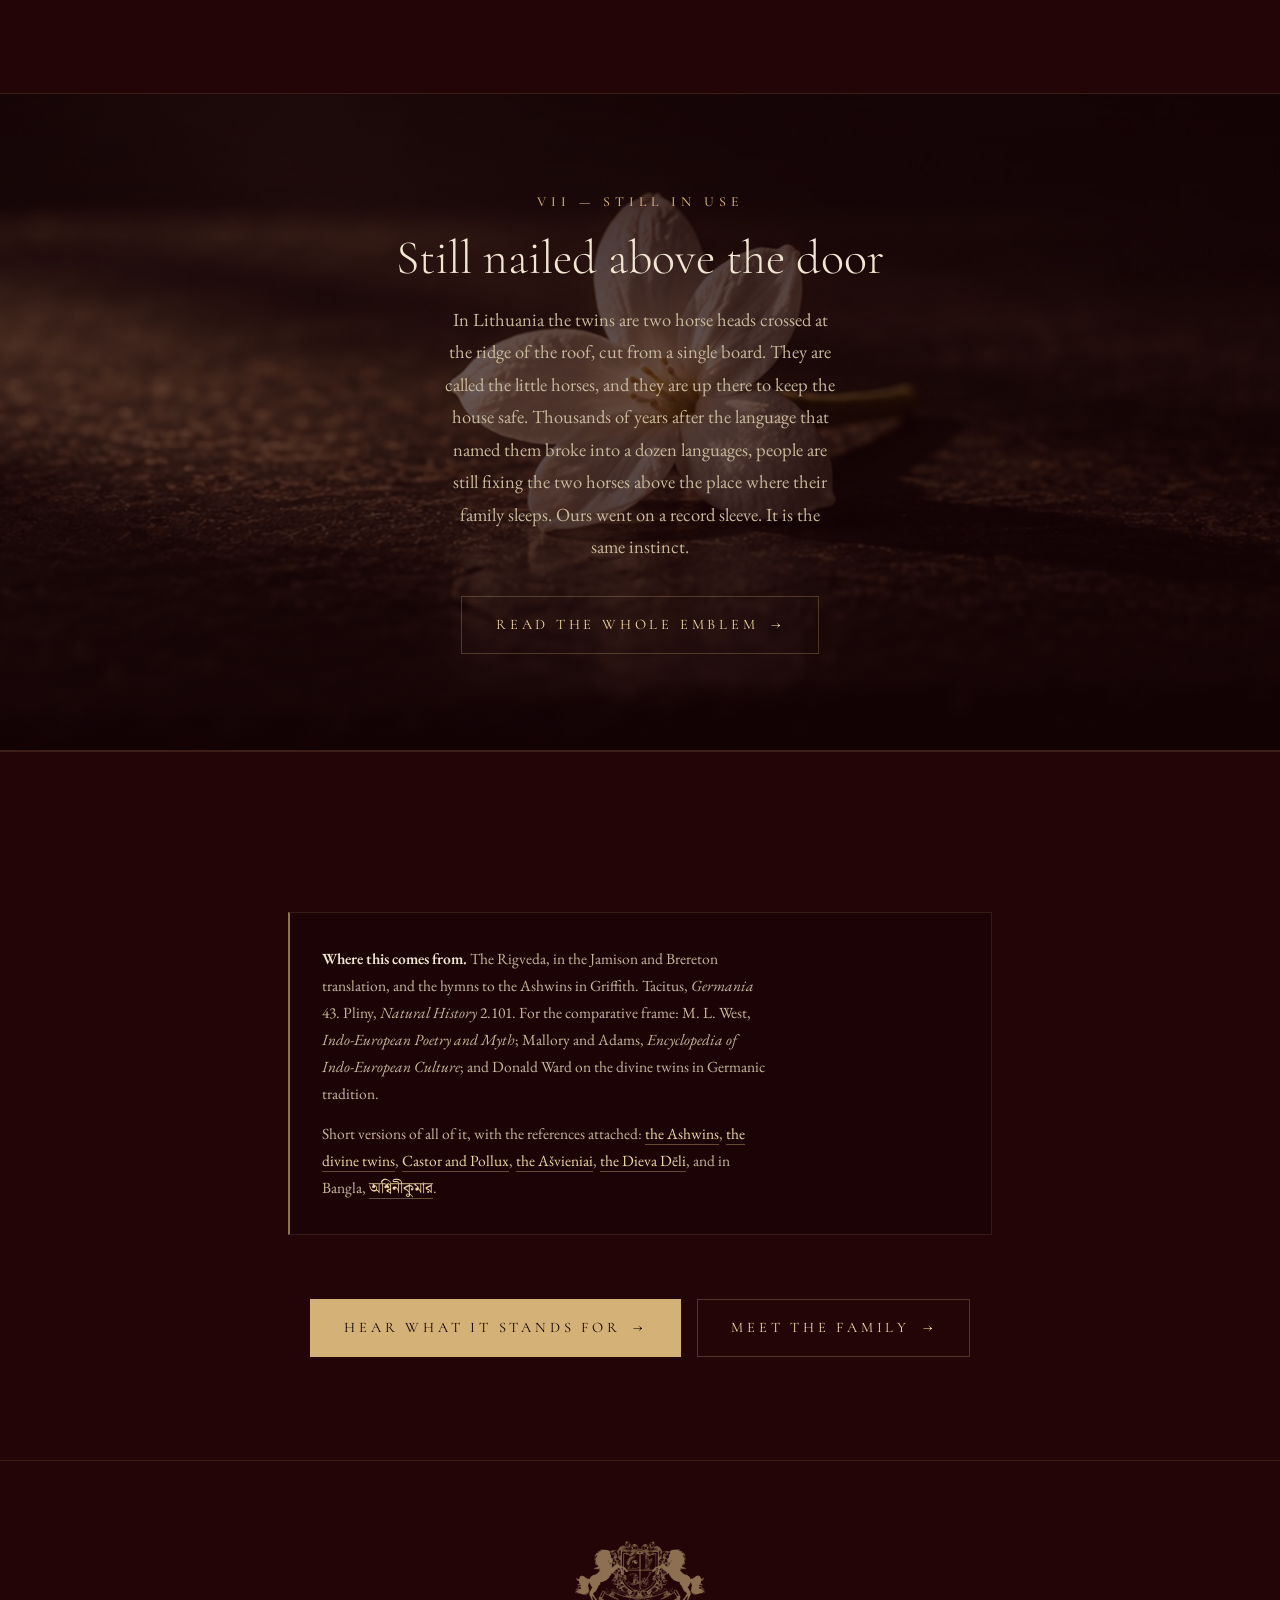
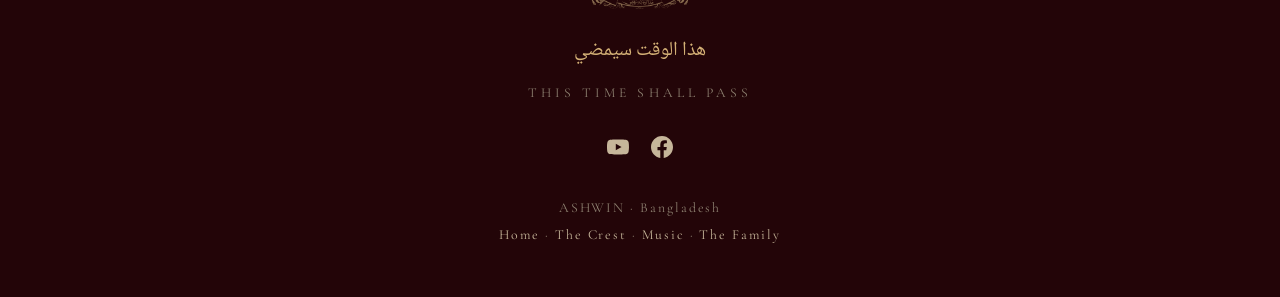
<file: twins.html>
<!doctype html>
<html lang="en">
<head>
<meta charset="utf-8">
<meta name="viewport" content="width=device-width, initial-scale=1">
<title>The Two Horses — ASHWIN</title>
<meta name="description" content="The twin horsemen behind the Ashwin name: the Ashwins of the Rigveda, the Ašvieniai of Lithuania, the Dieva Dēli of Latvia, Castor and Pollux of Greece and Rome. One horse carries medicine, the other carries science.">
<meta property="og:title" content="The Two Horses — ASHWIN">
<meta property="og:description" content="One pair of twin horsemen, four thousand years, a dozen languages. One horse carries medicine. The other carries science.">
<meta property="og:image" content="assets/img/crest-plate.jpg">
<link rel="icon" href="assets/img/favicon-180.png" type="image/png">
<link rel="apple-touch-icon" href="assets/img/favicon-180.png">
<link rel="preconnect" href="https://fonts.googleapis.com">
<link rel="preconnect" href="https://fonts.gstatic.com" crossorigin>
<link rel="stylesheet" href="https://fonts.googleapis.com/css2?family=Cormorant+Garamond:ital,wght@0,300;0,400;0,500;0,600;1,300;1,400&family=EB+Garamond:ital,wght@0,400;0,500;0,600;1,400&family=Noto+Serif+Bengali:wght@400;600&family=Noto+Naskh+Arabic:wght@400;600&display=swap">
<link rel="stylesheet" href="assets/site.css">
</head>
<body>

<header class="topbar">
  <div class="wrap topbar__in">
    <a class="mark" href="index.html" aria-label="Ashwin — home">
      <img src="assets/img/wordmark-gold.png" alt="Ashwin" width="703" height="282">
    </a>
    <nav class="nav">
      <a href="index.html">Home</a>
      <a href="crest.html">The Crest</a>
      <a href="twins.html">The Two Horses</a>
      <a href="music.html">Music</a>
      <a href="family.html">The Family</a>
      <a href="https://www.youtube.com/@ashwinbangladesh660">Listen</a>
    </nav>
    <button class="menubtn" id="menuBtn" type="button" aria-expanded="false"
            aria-controls="mnav" aria-label="Menu"><span class="menubtn__b" aria-hidden="true"></span></button>
  </div>
</header>
<nav class="mnav" id="mnav">
  <a href="index.html">Home</a>
  <a href="crest.html">The Crest</a>
  <a href="twins.html">The Two Horses</a>
  <a href="music.html">Music</a>
  <a href="family.html">The Family</a>
  <a href="https://www.youtube.com/@ashwinbangladesh660">Listen</a>
</nav>

<main>

  <div class="wrap">
    <div class="phead reveal">
      <span class="eyebrow">Where the name comes from</span>
      <h1>The Two Horses</h1>
      <div class="bnsub" lang="bn">দুই অশ্ব</div>
      <p class="psub">The same pair of twin horsemen turns up in Sanskrit, in Greek, in Latvian, in Lithuanian and in a German forest, always doing the same job. Ours is the Sanskrit branch of that family.</p>
    </div>
  </div>

  <!-- ░░ I. THE PATTERN ░░ -->
  <section id="pattern" style="padding-top:clamp(1rem,3vw,2rem)">
    <div class="wrap">
      <div class="split">
        <div class="plate reveal">
          <img src="assets/img/crest-plate.jpg" alt="The Ashwin crest in gold on crimson velvet: two rearing horses flanking a quartered shield." width="1000" height="829">
        </div>
        <div class="reveal" style="--d:.1s">
          <span class="eyebrow">I — one story, many languages</span>
          <h2 style="font-size:clamp(1.8rem,4vw,2.7rem);font-weight:300">A rumour four thousand years old</h2>
          <div class="rule rule--short rule--left"><i aria-hidden="true">◆</i></div>
          <p class="prose">
            Long before Sanskrit, Greek, Latin and Lithuanian became separate languages,
            they were one language, spoken somewhere north of the Black Sea by people who
            had just learned what a horse could do. Nobody wrote their stories down. We
            know them the way a linguist knows a lost word: by lining up what survived in
            the daughter languages and reading off what they share.
          </p>
          <p class="prose">
            One of the figures that comes back is a pair of twin horsemen who arrive at
            the last possible moment. In India they are the Ashwins, the ones who have
            horses. In Lithuania they are the Ašvieniai, built from the very same ancient
            word: <em>ashwa</em> in Sanskrit, and <em>ašva</em> in the Baltic spelling, both
            meaning horse. The Vedic poets call theirs the grandsons of Dyaus, the sky.
            The Lithuanians call theirs the little sons of Dievas, the sky. The Latvians
            say Dieva Dēli, the sons of Dievs. The Greeks say Dioskouroi, the boys of Zeus.
          </p>
          <p class="prose">
            Four traditions that had not been in contact for three thousand years, saying
            the same sentence.
          </p>
        </div>
      </div>

      <div class="reveal" style="--d:.15s;margin-top:clamp(2.6rem,6vw,4rem)">
        <span class="eyebrow">What the pair always is</span>
        <h3 style="font-size:clamp(1.4rem,2.6vw,1.8rem);font-weight:300;margin-top:.5rem">Eleven things they have in common</h3>
        <ul class="roll">
          <li><b>Two fathers.</b> One brother is born mortal and one is not.</li>
          <li><b>One name for two.</b> They are counted as a pair, and often rhyme.</li>
          <li><b>Horses.</b> They own them, drive them, or are them.</li>
          <li><b>A woman at the centre.</b> A mother, or a sister, or the sun's daughter.</li>
          <li><b>Rescue at sea.</b> Whoever is going under, they come.</li>
          <li><b>Healing.</b> They are the ones you call when it is medical.</li>
          <li><b>Stars.</b> They are the morning star and the evening star.</li>
          <li><b>Oaths.</b> Agreements between two parties are witnessed by them.</li>
          <li><b>Youth.</b> They never appear as old men.</li>
          <li><b>Mischief.</b> Not one of these traditions calls them well behaved.</li>
          <li><b>Help in a losing fight.</b> Late, but in time.</li>
        </ul>
        <p class="prose" style="margin-top:1.6rem">
          The list comes from the folklorist Donald Ward, who set the surviving
          traditions side by side and wrote down what kept repeating. Read it once and the crest stops being decoration.
        </p>
      </div>
    </div>
  </section>

  <!-- ░░ II. THE COUSINS ░░ -->
  <section id="cousins" class="sec-top">
    <div class="wrap">
      <div class="sechead reveal">
        <span class="eyebrow">II — the same two, in six places</span>
        <h2>The cousins</h2>
        <p>Different names, different centuries, one job description.</p>
      </div>

      <div class="cousins reveal" style="--d:.1s">

        <div class="cousin">
          <span class="where">India</span>
          <h3>Ashwins</h3>
          <div class="gloss"><span lang="bn">নাসত্য</span> Nasatya and <span lang="bn">দস্র</span> Dasra</div>
          <p>
            Named 398 times in the Rigveda, with more than fifty hymns of their own.
            Physicians, horsemen, and strictly a pair: the oldest hymns never give them
            separate names. Their chariot is said to be swifter than the mind.
          </p>
        </div>

        <div class="cousin">
          <span class="where">Lithuania</span>
          <h3>Ašvieniai</h3>
          <div class="gloss">the little sons of Dievas</div>
          <p>
            They pull the carriage of the sun. On houses they are carved as two horse
            heads crossed at the point of the gable, called <em>žirgeliai</em>, little
            horses, and put there to protect what lives under the roof. The same heads
            are cut into beehives, harnesses and the ends of beds.
          </p>
        </div>

        <div class="cousin">
          <span class="where">Latvia</span>
          <h3>Dieva Dēli</h3>
          <div class="gloss">the sons of Dievs</div>
          <p>
            The folk songs keep sending them to the water. The sun goes down into the sea
            and the brothers row out in a golden boat to bring her back up. In between they
            mow the meadows of the sky and court the daughters of the sun.
          </p>
        </div>

        <div class="cousin">
          <span class="where">Greece and Rome</span>
          <h3>Castor and Pollux</h3>
          <div class="gloss">Kastor and Polydeukes, the Dioskouroi</div>
          <p>
            One a horseman, one a boxer. One born mortal, one not. Rome put their temple
            in the Forum after a battle it believed they had turned, and every fifteenth
            of July eighteen hundred horsemen rode past it. The two stars of Gemini carry
            their names still.
          </p>
        </div>

        <div class="cousin">
          <span class="where">Germania</span>
          <h3>The Alcis</h3>
          <div class="gloss">the brothers in the grove</div>
          <p>
            Around the year 98 Tacitus reports a grove of immemorial sanctity somewhere
            east of the Roman frontier, where two young brothers are honoured and no image
            of them is kept. He says a Roman would call them Castor and Pollux, then adds,
            carefully, that nobody there had borrowed them from abroad.
          </p>
        </div>

        <div class="cousin">
          <span class="where">England</span>
          <h3>Hengist and Horsa</h3>
          <div class="gloss">the brothers at the beginning</div>
          <p>
            The two the English put at the start of their own history, landing in Kent and
            founding a kingdom. Scholars read them as the pair in local dress, and the
            giveaway is the names. In Old English they are not names at all. They mean
            stallion and horse.
          </p>
        </div>

      </div>
    </div>
  </section>

  <!-- ░░ III. THE OATH ░░ -->
  <section id="treaty" class="band">
    <div class="band__bg" style="background-image:url('assets/img/band-dawn.jpg')"></div>
    <div class="band__in reveal">
      <span class="eyebrow">III — the first written trace</span>
      <h2>Two names at the bottom of a contract</h2>
      <p>
        The oldest surviving mention of the twins anywhere is not a poem. It is a treaty
        pressed into clay around 1350 BC between a Hittite king and a king of Mitanni, and
        the Nasatya twins are in the list of powers called to witness it and see that it
        is kept. Of all the things the pair are said to be good for, protecting an
        agreement between two parties is the one that got written down first.
      </p>
    </div>
  </section>

  <!-- ░░ IV. MEDICINE AND SCIENCE ░░ -->
  <section id="yoke" class="sec-top">
    <div class="wrap">
      <div class="sechead reveal">
        <span class="eyebrow">IV — what each horse carries</span>
        <h2>One for medicine, one for science</h2>
        <p>The standard description of the Ashwins hands them an odd set of departments: medicine, health, healing, the sciences, and the hour before sunrise. Two riders, one chariot, two kinds of knowledge in harness.</p>
      </div>

      <div class="yoke reveal" style="--d:.1s">

        <div class="yoked">
          <div class="yoked__img">
            <img src="assets/img/horse-left.jpg" alt="The left-hand horse of the Ashwin crest, rearing, in gold on crimson velvet." width="560" height="690" loading="lazy">
          </div>
          <span class="eyebrow">The first horse</span>
          <h3>The entity of medicine</h3>
          <div class="vedic"><span lang="bn">নাসত্য</span> Nasatya<em>, the ever true</em></div>
          <p class="prose">
            The Rigveda keeps something close to a casualty list for these two. Vishpala
            loses a leg in the night, in Khela's battle, and they fit her an iron one so
            that she can run again; the hymn is about three thousand years old and is
            routinely called the first prosthesis in literature. They take the age off old
            Chyavana the way a man takes off a coat, and give him back his youth. They
            return Rijrashva's sight after his father blinds him. They lift Bhujyu out of
            the open sea, abandoned there, in ships that fly and do not get wet.
          </p>
          <p class="prose">
            Their name says it too. Nasatya is built on an ancient root for bringing
            someone home safely, and that root surfaces again at the other end of the
            family, in the Gothic verb <em>nasjan</em>: to save, and to heal.
          </p>
          <p class="prose">
            Even their star is clinical. The lunar mansion named after them, Ashwini, is
            the first of all of them, drawn as a horse's head and figured as a beehive, and
            the old rule is that it is the right hour to begin anything precise or delicate.
          </p>
          <div class="last">
            <span class="k">In this project</span>
            <p><a class="who-link" href="family.html#nafees">Nafees Fahmi Ali</a> has been a physician for close to eighteen years, and writes the words.</p>
          </div>
        </div>

        <div class="yoked">
          <div class="yoked__img">
            <img src="assets/img/horse-right.jpg" alt="The right-hand horse of the Ashwin crest, rearing, in gold on crimson velvet." width="560" height="690" loading="lazy">
          </div>
          <span class="eyebrow">The second horse</span>
          <h3>The entity of science</h3>
          <div class="vedic"><span lang="bn">দস্র</span> Dasra<em>, the brilliant giver</em></div>
          <p class="prose">
            The other half of the list is knowledge, and the way the twins get theirs is
            the best story in the file. A certain teaching was being kept from them, under
            a standing threat: the head of anyone who passed it on would burst. They went
            to the sage Dadhichi, who agreed, on one condition. When the penalty fell due,
            they were to take the horse's head they had ready and put it on him. He taught
            them. His head burst. They carried out the procedure, and he lived.
          </p>
          <p class="prose">
            In another telling what they were after is the <em>madhu-vidya</em>, the honey
            doctrine, which is presumably why their own star is drawn as a hive. Either
            way, as an origin story for a discipline it is hard to beat. A transplant is
            performed, and not because anyone is ill. It is done to get a piece of
            knowledge out of the place where it was being held.
          </p>
          <p class="prose">
            They keep time, as well. Their chariot is swifter than the mind, their mansion
            opens the year, and its older name is <em>ashwayuja</em>, the harnessing of
            horses.
          </p>
          <div class="last">
            <span class="k">In this project</span>
            <p><a class="who-link" href="family.html#syed">Syed Mehedi Hasan</a> works on precision calculations in particle physics, and writes the music.</p>
          </div>
        </div>

      </div>

      <div class="callout reveal" style="--d:.15s">
        <p>
          Neither half is the senior one. Medicine and science run on the same two
          instincts, look closely and then intervene, and a song is made the same way. We
          took the name for the horses and the twins and the sound of it. The rest of the
          fit we found afterwards, and it kept getting better the further we read.
        </p>
      </div>
    </div>
  </section>

  <!-- ░░ V. OBSERVED ░░ -->
  <section id="lights" class="sec-top">
    <div class="wrap narrow">
      <div class="sechead reveal">
        <span class="eyebrow">V — the twins, as observed</span>
        <h2>Two lights on the mast</h2>
      </div>
      <div class="reveal" style="--d:.1s;max-width:64ch;margin:0 auto">
        <p class="prose">
          Sailors in the ancient Mediterranean did not consider the twins a matter of
          belief. They had seen them. In a thunderstorm a cold flame will sometimes stand
          on a masthead and hiss, and Pliny wrote the rule down in the first century: one
          flame is a threat, and the sailors call it Helen, after the twins' sister. Two
          flames mean the brothers have come aboard, and the ship will live.
        </p>
        <p class="prose">
          It is a corona discharge. An electric field of roughly a hundred kilovolts per
          metre pulls the air apart into plasma at any sharp point, and the nitrogen and
          oxygen give it the blue, by the same mechanism that lights a neon tube. In 1751
          Benjamin Franklin reasoned that a pointed iron rod would produce it deliberately.
          The two lights on the mast became the lightning rod.
        </p>
        <p class="prose">
          There is a second one of these. In the Vedic, Greek and Baltic traditions alike
          the twins are the morning star and the evening star, and those two are one
          planet. The ancient world took a long time to establish it, and the Greeks gave
          Pythagoras the credit. Two entities, one body, and no way to tell from the
          ground. For a project run by two people under one name, that is a better emblem
          than anything we could have commissioned.
        </p>
      </div>
    </div>
  </section>

  <!-- ░░ VI. WHY TWO ░░ -->
  <section id="pair" class="sec-top">
    <div class="wrap">
      <div class="split split--flip">
        <div class="reveal">
          <span class="eyebrow">VI — why it has to be two</span>
          <h2 style="font-size:clamp(1.8rem,4vw,2.7rem);font-weight:300">Neither rears higher than the other</h2>
          <div class="rule rule--short rule--left"><i aria-hidden="true">◆</i></div>
          <p class="prose">
            The Greek version states the terms most plainly. Castor was born mortal and
            Pollux was not. When Castor was killed, Pollux would not take the sky on his
            own and asked to split what he had, and the settlement was that the two of them
            would hold one immortality between them and alternate, turn and turn about,
            without end. Neither brother is ever again fully what he was alone. In the
            story this is not presented as a sacrifice. It is presented as obvious.
          </p>
          <p class="prose">
            And the pairs are never two copies. Across the whole family one brother tends
            to act and the other to mend, one is the fighter and the other the healer. They
            are a pair of opposites put in the same harness so that they pull in one
            direction.
          </p>
          <p class="prose">
            Here one of us writes music and the other writes words. On about half the songs
            the words come first and the music is built to carry them, and on the rest the
            melody is already there and the words are written into it. Neither order is the
            correct one. The song exists when both horses have run.
          </p>
        </div>
        <div class="plate reveal" style="--d:.1s">
          <img src="assets/img/crest-parchment.jpg" alt="The Ashwin crest and logotype printed in black ink on cream parchment." width="1100" height="1000" loading="lazy">
        </div>
      </div>
    </div>
  </section>

  <!-- ░░ VII. STILL IN USE ░░ -->
  <section id="living" class="band">
    <div class="band__bg" style="background-image:url('assets/img/band-jasmine.jpg')"></div>
    <div class="band__in reveal">
      <span class="eyebrow">VII — still in use</span>
      <h2>Still nailed above the door</h2>
      <p>
        In Lithuania the twins are two horse heads crossed at the ridge of the roof, cut
        from a single board. They are called the little horses, and they are up there to
        keep the house safe. Thousands of years after the language that named them broke
        into a dozen languages, people are still fixing the two horses above the place
        where their family sleeps. Ours went on a record sleeve. It is the same instinct.
      </p>
      <div class="btnrow">
        <a class="btn" href="crest.html">Read the whole emblem <span aria-hidden="true">→</span></a>
      </div>
    </div>
  </section>

  <!-- ░░ SOURCES ░░ -->
  <section class="sec-top">
    <div class="wrap narrow">
      <div class="srcs callout reveal">
        <p>
          <b style="color:var(--parchment);font-weight:600">Where this comes from.</b>
          The Rigveda, in the Jamison and Brereton translation, and the hymns to the
          Ashwins in Griffith. Tacitus, <em>Germania</em> 43. Pliny, <em>Natural History</em>
          2.101. For the comparative frame: M. L. West, <em>Indo-European Poetry and
          Myth</em>; Mallory and Adams, <em>Encyclopedia of Indo-European Culture</em>; and
          Donald Ward on the divine twins in Germanic tradition.
        </p>
        <p>
          Short versions of all of it, with the references attached:
          <a class="lnk" href="https://en.wikipedia.org/wiki/Ashvins">the Ashwins</a>,
          <a class="lnk" href="https://en.wikipedia.org/wiki/Divine_twins">the divine twins</a>,
          <a class="lnk" href="https://en.wikipedia.org/wiki/Castor_and_Pollux">Castor and Pollux</a>,
          <a class="lnk" href="https://en.wikipedia.org/wiki/A%C5%A1vieniai">the Ašvieniai</a>,
          <a class="lnk" href="https://en.wikipedia.org/wiki/Dieva_D%C4%93li">the Dieva Dēli</a>,
          and in Bangla,
          <a class="lnk" href="https://bn.wikipedia.org/wiki/%E0%A6%85%E0%A6%B6%E0%A7%8D%E0%A6%AC%E0%A6%BF%E0%A6%A8%E0%A7%80%E0%A6%95%E0%A7%81%E0%A6%AE%E0%A6%BE%E0%A6%B0"><span lang="bn">অশ্বিনীকুমার</span></a>.
        </p>
      </div>

      <div class="cta" style="margin-top:clamp(2.5rem,6vw,4rem)">
        <div class="btnrow">
          <a class="btn btn--solid" href="music.html">Hear what it stands for <span aria-hidden="true">→</span></a>
          <a class="btn" href="family.html">Meet the family <span aria-hidden="true">→</span></a>
        </div>
      </div>
    </div>
  </section>

</main>

<footer class="foot">
  <div class="wrap">
    <img class="foot__crest" src="assets/img/crest-mark.png" alt="" width="1600" height="840">
    <div class="ar" lang="ar" dir="rtl">هذا الوقت سيمضي</div>
    <div class="en">This time shall pass</div>
    <div class="social">
      <a href="https://www.youtube.com/@ashwinbangladesh660" aria-label="Ashwin on YouTube" title="YouTube">
        <svg viewBox="0 0 24 24" fill="currentColor" aria-hidden="true"><path fill-rule="evenodd" clip-rule="evenodd" d="M23.5 6.5a3 3 0 0 0-2.1-2.1C19.5 3.9 12 3.9 12 3.9s-7.5 0-9.4.5A3 3 0 0 0 .5 6.5C0 8.4 0 12 0 12s0 3.6.5 5.5a3 3 0 0 0 2.1 2.1c1.9.5 9.4.5 9.4.5s7.5 0 9.4-.5a3 3 0 0 0 2.1-2.1c.5-1.9.5-5.5.5-5.5s0-3.6-.5-5.5zM9.6 15.6V8.4l6.3 3.6-6.3 3.6z"/></svg>
      </a>
      <a href="https://www.facebook.com/p/Ashwin-Bangladesh-100083584923722/" aria-label="Ashwin on Facebook" title="Facebook">
        <svg viewBox="0 0 24 24" fill="currentColor" aria-hidden="true"><path d="M24 12.07C24 5.4 18.63 0 12 0S0 5.4 0 12.07C0 18.1 4.39 23.1 10.13 24v-8.44H7.08v-3.49h3.05V9.41c0-3.02 1.79-4.69 4.53-4.69 1.31 0 2.68.24 2.68.24v2.97h-1.51c-1.49 0-1.96.93-1.96 1.89v2.25h3.33l-.53 3.49h-2.8V24C19.61 23.1 24 18.1 24 12.07z"/></svg>
      </a>
    </div>
    <div class="colophon">
      ASHWIN · Bangladesh<br>
      <a href="index.html">Home</a> · <a href="crest.html">The Crest</a> · <a href="music.html">Music</a> · <a href="family.html">The Family</a>
    </div>
  </div>
</footer>

<script src="assets/site.js"></script>
</body>
</html>
</file>
<file: assets/site.css>
/* ============================================================
   ASHWIN — "হে অশ্বিনীকুমার"
   Crimson velvet + parchment gold. One committed dark theme.
   ============================================================ */

:root {
  /* ink & ground */
  --void:        #140306;
  --oxblood:     #230508;
  --crimson:     #3a0a0e;
  --crimson-up:  #4e1015;
  --crimson-hot: #6b1a1f;

  /* light */
  --gold:        #d4b176;
  --gold-up:     #efd7a2;
  --gold-dim:    #8d7449;
  --parchment:   #f0e6d2;
  --parch-soft:  #c6b69a;
  --parch-faint: #8d8070;

  /* type */
  --display: "Cormorant Garamond", "Iowan Old Style", Palatino, Georgia, serif;
  --body:    "EB Garamond", "Iowan Old Style", Palatino, Georgia, serif;
  --bangla:  "Noto Serif Bengali", "Kohinoor Bangla", "Nirmala UI", "SolaimanLipi", serif;

  /* metrics */
  --measure: 64ch;
  --edge:    clamp(1.25rem, 5vw, 4.5rem);
  --maxw:    76rem;
  --narrow:  52rem;

  --hair:  color-mix(in srgb, var(--gold) 28%, transparent);
  --hair2: color-mix(in srgb, var(--gold) 14%, transparent);
}

*, *::before, *::after { box-sizing: border-box; }

html { -webkit-text-size-adjust: 100%; }
@media (prefers-reduced-motion: no-preference) { html { scroll-behavior: smooth; } }

body {
  margin: 0;
  background: var(--oxblood);
  color: var(--parchment);
  font-family: var(--body);
  font-size: clamp(1.12rem, 1.45vw, 1.26rem);
  line-height: 1.75;
  -webkit-font-smoothing: antialiased;
  text-rendering: optimizeLegibility;
  overflow-x: hidden;
}

/* velvet ground + vignette + grain, fixed behind everything */
body::before {
  content: "";
  position: fixed; inset: 0; z-index: -2; pointer-events: none;
  background:
    linear-gradient(rgba(16, 3, 5, .58), rgba(16, 3, 5, .58)),
    radial-gradient(135% 85% at 50% -12%, rgba(132, 28, 32, .34), transparent 60%),
    radial-gradient(110% 70% at 50% 112%, rgba(76, 14, 19, .30), transparent 58%),
    url("img/velvet.jpg") center / cover no-repeat,
    var(--oxblood);
  opacity: 1;
}
body::after {
  content: "";
  position: fixed; inset: 0; z-index: -1; pointer-events: none;
  background-image: url("data:image/svg+xml,%3Csvg xmlns='http://www.w3.org/2000/svg' width='180' height='180'%3E%3Cfilter id='n'%3E%3CfeTurbulence type='fractalNoise' baseFrequency='.82' numOctaves='3'/%3E%3C/filter%3E%3Crect width='180' height='180' filter='url(%23n)' opacity='.42'/%3E%3C/svg%3E");
  mix-blend-mode: overlay; opacity: .3;
}

/* ---------- typography ---------- */
h1, h2, h3, h4 {
  font-family: var(--display);
  font-weight: 400;
  line-height: 1.1;
  margin: 0;
  text-wrap: balance;
  color: var(--parchment);
}
p { margin: 0 0 1.15em; max-width: var(--measure); }
a { color: var(--gold-up); text-decoration: none; }

.bn { font-family: var(--bangla); font-weight: 400; }

.eyebrow {
  font-family: var(--display);
  font-size: clamp(.85rem, 1.08vw, .93rem);
  letter-spacing: .36em;
  text-transform: uppercase;
  color: var(--gold);
  display: block;
  margin-bottom: 1.1rem;
  font-weight: 500;
}

.lede {
  font-family: var(--display);
  font-size: clamp(1.25rem, 2.3vw, 1.7rem);
  line-height: 1.52;
  color: var(--parch-soft);
  font-weight: 300;
  max-width: 44ch;
}
.lede em { color: var(--gold-up); font-style: italic; }

.prose { max-width: var(--measure); color: var(--parch-soft); }
.prose strong, .prose b { color: var(--parchment); font-weight: 600; }
.prose em { color: var(--gold-up); }
.prose a, .lnk {
  color: var(--gold-up);
  border-bottom: 1px solid color-mix(in srgb, var(--gold) 40%, transparent);
  transition: color .25s, border-color .25s;
}
.prose a:hover, .lnk:hover { color: var(--parchment); border-color: var(--parchment); }

a:focus-visible, button:focus-visible {
  outline: 2px solid var(--gold);
  outline-offset: 4px;
  border-radius: 2px;
}

.wrap { width: 100%; max-width: var(--maxw); margin: 0 auto; padding: 0 var(--edge); }
.narrow { max-width: var(--narrow); margin-left: auto; margin-right: auto; }

/* ---------- ornament ---------- */
.rule {
  display: flex; align-items: center; gap: 1rem;
  margin: clamp(2rem, 5vw, 3.4rem) 0;
  color: var(--gold);
}
.rule::before, .rule::after {
  content: ""; flex: 1; height: 1px;
  background: linear-gradient(90deg, transparent, var(--hair), transparent);
}
.rule i {
  font-style: normal; font-size: .62rem; letter-spacing: .3em;
  opacity: .85; line-height: 1;
}
.rule--short { max-width: 15rem; }
.rule--left { margin-left: 0; }

.lozenge { display: inline-block; width: 5px; height: 5px; background: var(--gold); transform: rotate(45deg); }

/* ---------- top bar ---------- */
.topbar {
  position: sticky; top: 0; z-index: 50;
  background: color-mix(in srgb, var(--void) 78%, transparent);
  backdrop-filter: saturate(1.2) blur(12px);
  border-bottom: 1px solid var(--hair2);
}
.topbar__in {
  display: flex; align-items: center; justify-content: space-between;
  gap: 1.2rem; height: 64px;
}
.mark { display: inline-flex; align-items: center; gap: .72rem; }
.mark img { height: clamp(26px, 3.4vw, 36px); width: auto; display: block; opacity: 1; }
.mark b {
  font-family: var(--display); font-weight: 500;
  font-size: .96rem; letter-spacing: .38em; color: var(--parchment);
  text-transform: uppercase; padding-left: .1em;
}
.nav { display: none; gap: clamp(1.1rem, 2.4vw, 2.2rem); align-items: baseline; }
@media (min-width: 760px) { .nav { display: flex; } }
.nav a {
  font-family: var(--display);
  font-size: .88rem; letter-spacing: .22em; text-transform: uppercase;
  color: var(--parch-soft); padding-bottom: .22rem;
  border-bottom: 1px solid transparent;
  transition: color .22s, border-color .22s;
}
.nav a:hover, .nav a.is-on { color: var(--gold-up); border-color: var(--gold); }

/* mobile nav strip */
.mnav {
  display: flex; gap: 1.3rem; justify-content: center; flex-wrap: wrap;
  padding: .9rem var(--edge); border-bottom: 1px solid var(--hair2);
  background: color-mix(in srgb, var(--void) 55%, transparent);
}
.mnav a {
  font-family: var(--display); font-size: .86rem; letter-spacing: .2em;
  text-transform: uppercase; color: var(--parch-soft);
}
.mnav a.is-on { color: var(--gold-up); }
@media (min-width: 760px) { .mnav { display: none; } }

/* ---------- hero ---------- */
.hero {
  position: relative;
  min-height: min(94vh, 56rem);
  display: grid; place-items: center;
  text-align: center;
  padding: clamp(3rem, 9vw, 7rem) var(--edge) clamp(6rem, 11vw, 9rem);
  overflow: hidden;
}
.hero::before {
  content: ""; position: absolute; inset: 0; z-index: 0;
  background:
    radial-gradient(62% 52% at 50% 40%, rgba(224, 180, 110, .15), transparent 70%),
    radial-gradient(90% 70% at 50% 45%, rgba(150, 32, 36, .34), transparent 68%);
  pointer-events: none;
}
.hero__in { position: relative; z-index: 1; width: 100%; max-width: 62rem; }

.crest {
  width: min(86%, 40rem);
  height: auto; display: block; margin: 0 auto;
  filter: drop-shadow(0 14px 44px rgba(0, 0, 0, .55));
}
@media (prefers-reduced-motion: no-preference) {
  .crest { animation: breathe 11s ease-in-out infinite; }
  @keyframes breathe {
    0%, 100% { transform: translateY(0) scale(1); }
    50%      { transform: translateY(-9px) scale(1.012); }
  }
}

.motto { margin-top: clamp(1.6rem, 4vw, 2.6rem); }
.motto .ar {
  font-size: clamp(1.5rem, 3.4vw, 2.3rem);
  color: var(--gold-up); line-height: 1.7; direction: rtl;
  font-family: "Noto Naskh Arabic", "Scheherazade New", "Amiri", serif;
}
.motto .tr {
  font-family: var(--display); font-style: italic;
  font-size: clamp(1.02rem, 1.6vw, 1.18rem);
  color: var(--parch-faint); margin-top: .5rem;
}
.motto .en {
  font-family: var(--display);
  font-size: clamp(.84rem, 1.15vw, .95rem);
  letter-spacing: .32em; text-transform: uppercase;
  color: var(--parch-soft); margin-top: 1rem;
}

.hero__tag {
  font-family: var(--display); font-weight: 300;
  font-size: clamp(1.1rem, 2vw, 1.45rem);
  color: var(--parch-soft); margin: clamp(1.6rem, 4vw, 2.4rem) auto 0;
  max-width: 40ch; line-height: 1.55;
}

.scrollcue {
  position: absolute; left: 50%; bottom: 1.6rem; transform: translateX(-50%);
  font-family: var(--display); font-size: .79rem; letter-spacing: .26em;
  text-transform: uppercase; color: var(--parch-faint);
  display: flex; flex-direction: column; align-items: center; gap: .5rem;
  z-index: 1;
}
.scrollcue::after { content: ""; width: 1px; height: 2.2rem; background: linear-gradient(var(--gold), transparent); }

/* page header (inner pages) */
.phead {
  padding: clamp(3.5rem, 9vw, 7rem) 0 clamp(2rem, 5vw, 3.5rem);
  text-align: center;
}
.phead h1 {
  font-size: clamp(2.4rem, 7vw, 4.6rem);
  font-weight: 300; letter-spacing: .01em;
}
.phead .bnsub {
  font-family: var(--bangla); font-size: clamp(1.1rem, 2.4vw, 1.6rem);
  color: var(--gold); margin-top: .9rem; line-height: 1.6;
}
.phead .psub {
  font-family: var(--display); font-weight: 300; font-style: italic;
  font-size: clamp(1.05rem, 1.9vw, 1.3rem);
  color: var(--parch-soft); margin: 1.2rem auto 0; max-width: 46ch;
}

/* ---------- sections ---------- */
section { padding: clamp(3.5rem, 8vw, 7rem) 0; }
.sec-top { border-top: 1px solid var(--hair2); }

.sechead { text-align: center; margin-bottom: clamp(2.2rem, 5vw, 3.6rem); }
.sechead h2 {
  font-size: clamp(1.9rem, 4.6vw, 3.1rem);
  font-weight: 300;
}
.sechead .bnsub { font-family: var(--bangla); color: var(--gold); font-size: clamp(1rem, 2vw, 1.25rem); margin-top: .7rem; }
.sechead p {
  margin: 1.1rem auto 0; color: var(--parch-soft);
  max-width: 50ch; font-size: 1.02em;
}
.sechead--left { text-align: left; }
.sechead--left p { margin-left: 0; }

/* ---------- the three pillars ---------- */
.pillars {
  display: grid; gap: 1px; margin-top: 1rem;
  background: var(--hair2);
  border: 1px solid var(--hair2);
}
@media (min-width: 820px) { .pillars { grid-template-columns: repeat(3, 1fr); } }
.pillar {
  background: linear-gradient(180deg, color-mix(in srgb, var(--crimson) 52%, transparent), color-mix(in srgb, var(--void) 42%, transparent));
  padding: clamp(2rem, 4vw, 3rem) clamp(1.5rem, 3vw, 2.4rem);
  text-align: center;
}
.pillar .num {
  font-family: var(--display); font-size: .83rem; letter-spacing: .34em;
  color: var(--gold-dim); text-transform: uppercase;
}
.pillar h3 { font-size: clamp(1.3rem, 2.4vw, 1.75rem); margin: .9rem 0 .2rem; font-weight: 400; }
.pillar .who { font-family: var(--display); font-style: italic; color: var(--gold); font-size: 1.14rem; }
.pillar p { color: var(--parch-soft); font-size: 1.04rem; margin: .9rem auto 0; max-width: 32ch; }
.pillar .ico { color: var(--gold); opacity: .8; }
.pillar .ico svg { width: 34px; height: 34px; display: block; margin: 0 auto; }

/* ---------- plate (big framed image) ---------- */
.plate {
  position: relative; border: 1px solid var(--hair);
  padding: 10px; background: color-mix(in srgb, var(--void) 45%, transparent);
}
.plate::after {
  content: ""; position: absolute; inset: 4px; border: 1px solid var(--hair2); pointer-events: none;
}
.plate img { width: 100%; height: auto; display: block; }

.split {
  display: grid; gap: clamp(2rem, 5vw, 4rem); align-items: center;
}
@media (min-width: 900px) { .split { grid-template-columns: 1fr 1fr; } }
@media (min-width: 900px) { .split--wide-left { grid-template-columns: 1.15fr .85fr; } }
.split--flip > :first-child { order: 2; }
@media (max-width: 899px) { .split--flip > :first-child { order: 0; } }

/* ---------- cinematic band ---------- */
.band {
  position: relative; min-height: clamp(20rem, 46vw, 34rem);
  display: grid; place-items: center; text-align: center;
  padding: clamp(3rem, 8vw, 6rem) var(--edge);
  overflow: hidden;
  border-top: 1px solid var(--hair2); border-bottom: 1px solid var(--hair2);
}
.band__bg {
  position: absolute; inset: 0; z-index: 0;
  background-size: cover; background-position: center;
  opacity: .62;
}
.band::after {
  content: ""; position: absolute; inset: 0; z-index: 1;
  background: linear-gradient(180deg, rgba(20, 3, 6, .76), rgba(20, 3, 6, .46) 45%, rgba(20, 3, 6, .86));
}
.band__in { position: relative; z-index: 2; max-width: 46rem; }
.band__in h2 { font-size: clamp(1.8rem, 4.4vw, 3rem); font-weight: 300; }
.band__in p { color: var(--parch-soft); margin: 1.2rem auto 0; max-width: 44ch; }
.band__in .bn { color: var(--gold); font-size: clamp(1.1rem, 2.4vw, 1.5rem); line-height: 1.8; }

/* ---------- release cards ---------- */
.releases { display: grid; gap: clamp(1rem, 2.4vw, 1.6rem); }
@media (min-width: 860px) { .releases { grid-template-columns: repeat(2, 1fr); } }

.rel {
  display: flex; flex-direction: column;
  border: 1px solid var(--hair2);
  background: linear-gradient(180deg, color-mix(in srgb, var(--crimson) 40%, transparent), color-mix(in srgb, var(--void) 55%, transparent));
  transition: border-color .3s, transform .3s;
}
.rel:hover { border-color: var(--hair); transform: translateY(-3px); }
.rel__art { position: relative; display: block; overflow: hidden; }
.rel__art img {
  width: 100%; height: auto; display: block; aspect-ratio: 1 / 1; object-fit: cover;
  transition: transform .7s cubic-bezier(.2, .7, .2, 1), filter .4s;
  filter: saturate(.96);
}
.rel:hover .rel__art img { transform: scale(1.035); filter: saturate(1.06); }
.rel__play {
  position: absolute; inset: 0; display: grid; place-items: center;
  background: rgba(20, 3, 6, .4); opacity: 0; transition: opacity .3s;
}
.rel__art:hover .rel__play { opacity: 1; }
.rel__play span {
  width: 68px; height: 68px; border-radius: 999px;
  border: 1px solid var(--gold); background: rgba(20, 3, 6, .6);
  display: grid; place-items: center;
}
.rel__play svg { width: 20px; height: 20px; fill: var(--gold-up); margin-left: 3px; }

.rel__body { padding: clamp(1.4rem, 3vw, 2rem); display: flex; flex-direction: column; gap: .55rem; flex: 1; }
.rel__body h3 { font-family: var(--bangla); font-size: clamp(1.38rem, 2.7vw, 1.85rem); line-height: 1.5; color: var(--parchment); }
.rel__rom {
  font-family: var(--display); font-size: .87rem; letter-spacing: .26em;
  text-transform: uppercase; color: var(--gold-dim);
}
.rel__cred { font-size: 1.01rem; color: var(--parch-soft); margin: .4rem 0 0; max-width: none; }
.rel__cred b { color: var(--parchment); font-weight: 600; }
.rel__go {
  margin-top: auto; padding-top: 1.1rem;
  font-family: var(--display); font-size: .88rem; letter-spacing: .22em;
  text-transform: uppercase; color: var(--gold-up);
  display: inline-flex; align-items: center; gap: .6rem; width: fit-content;
  border-bottom: 1px solid color-mix(in srgb, var(--gold) 36%, transparent);
  transition: color .25s, border-color .25s, gap .25s;
}
.rel__go:hover { color: var(--parchment); border-color: var(--parchment); gap: .95rem; }

/* lyrics */
.lyr { margin-top: 1.3rem; border-top: 1px solid var(--hair2); }
.lyr > summary {
  list-style: none; cursor: pointer; padding: .95rem 0 .2rem;
  font-family: var(--display); font-size: .86rem; letter-spacing: .2em;
  text-transform: uppercase; color: var(--gold-dim);
  display: flex; align-items: center; justify-content: space-between; gap: 1rem;
  transition: color .22s;
}
.lyr > summary::-webkit-details-marker { display: none; }
.lyr > summary:hover { color: var(--gold-up); }
.lyr > summary::after { content: "+"; font-size: 1.1rem; line-height: 1; }
.lyr[open] > summary::after { content: "\2013"; color: var(--gold-up); }
.lyr__body {
  font-family: var(--bangla); font-size: 1.1rem; line-height: 2.25;
  color: var(--parch-soft); white-space: pre-line;
  padding: 1rem 0 1.3rem; max-width: 38ch;
}

/* ---------- people ---------- */
.people { display: grid; gap: clamp(1.6rem, 4vw, 3rem); }
@media (min-width: 880px) { .people--two { grid-template-columns: repeat(2, 1fr); } }

.person {
  scroll-margin-top: 90px;
  border: 1px solid var(--hair2);
  background: linear-gradient(180deg, color-mix(in srgb, var(--crimson) 36%, transparent), color-mix(in srgb, var(--void) 52%, transparent));
  padding: clamp(1.6rem, 3.4vw, 2.6rem);
  display: flex; flex-direction: column; gap: 1rem;
  transition: border-color .3s;
}
.person:hover { border-color: var(--hair); }

.person__top { display: flex; align-items: center; gap: clamp(1rem, 2.4vw, 1.6rem); }
.portrait {
  width: clamp(84px, 14vw, 118px); height: clamp(84px, 14vw, 118px);
  flex: none; border-radius: 999px; overflow: hidden;
  border: 1px solid var(--hair); padding: 4px;
  background: color-mix(in srgb, var(--void) 60%, transparent);
}
.portrait img { width: 100%; height: 100%; object-fit: cover; border-radius: 999px; display: block; }
.portrait--crest { display: grid; place-items: center; }
.portrait--crest img { width: 76%; height: auto; object-fit: contain; opacity: .8; border-radius: 0; }

.person__id { min-width: 0; }
.person__id h3 { font-size: clamp(1.4rem, 2.8vw, 1.95rem); font-weight: 400; line-height: 1.2; }
.person__role {
  font-family: var(--display); font-size: .85rem; letter-spacing: .26em;
  text-transform: uppercase; color: var(--gold); margin-top: .55rem;
}
.person__bn { font-family: var(--bangla); color: var(--parch-faint); font-size: 1.02rem; margin-top: .35rem; }
.nb { white-space: nowrap; }
.person p { color: var(--parch-soft); font-size: 1.06rem; max-width: none; margin: 0 0 .9em; }
.person p:last-of-type { margin-bottom: 0; }

.person__links { display: flex; flex-wrap: wrap; gap: .5rem .9rem; margin-top: auto; padding-top: .6rem; }
.chip {
  font-family: var(--display); font-size: .83rem; letter-spacing: .18em;
  text-transform: uppercase; color: var(--parch-soft);
  border: 1px solid var(--hair2); padding: .36rem .85rem;
  transition: color .22s, border-color .22s, background .22s;
}
.chip:hover { color: var(--void); background: var(--gold); border-color: var(--gold); }

.person--lead { }
@media (min-width: 880px) { .person--lead .person__top { flex-direction: column; text-align: center; align-items: center; } }
@media (min-width: 880px) { .person--lead .portrait { width: 150px; height: 150px; } }
@media (min-width: 880px) { .person--lead { text-align: center; } }
@media (min-width: 880px) { .person--lead .person__links { justify-content: center; } }

.quote {
  border-left: 2px solid var(--gold-dim); padding-left: 1.2rem;
  font-family: var(--display); font-style: italic;
  font-size: 1.17rem; color: var(--gold-up); line-height: 1.6;
  margin: .3rem 0 .9rem;
}
.quote cite {
  display: block; font-style: normal; font-family: var(--display);
  font-size: .79rem; letter-spacing: .16em; text-transform: uppercase;
  color: var(--parch-faint); margin-top: .7rem;
}

/* ---------- crest anatomy ---------- */
.quarters { display: grid; gap: 1px; background: var(--hair2); border: 1px solid var(--hair2); margin-top: 1.4rem; }
@media (min-width: 680px) { .quarters { grid-template-columns: repeat(2, 1fr); } }
.quarter {
  background: color-mix(in srgb, var(--void) 48%, transparent);
  padding: clamp(1.4rem, 3vw, 2.1rem);
}
.quarter .q {
  font-family: var(--display); font-size: .81rem; letter-spacing: .3em;
  text-transform: uppercase; color: var(--gold-dim);
}
.quarter h4 { font-size: 1.4rem; margin: .6rem 0 .5rem; font-weight: 400; }
.quarter p { color: var(--parch-soft); font-size: 1.03rem; margin: 0; max-width: none; }

.facts { list-style: none; margin: 1.6rem 0 0; padding: 0; display: grid; gap: 1rem; }
.facts li { display: grid; grid-template-columns: 9.5rem 1fr; gap: 1.2rem; align-items: baseline; }
@media (max-width: 600px) { .facts li { grid-template-columns: 1fr; gap: .25rem; } }
.facts .k {
  font-family: var(--display); font-size: .83rem; letter-spacing: .22em;
  text-transform: uppercase; color: var(--gold-dim);
}
.facts .v { color: var(--parch-soft); }
.facts .v b { color: var(--parchment); font-weight: 600; }

/* ---------- gallery ---------- */
.gallery { display: grid; gap: clamp(.6rem, 1.6vw, 1rem); grid-template-columns: repeat(2, 1fr); }
@media (min-width: 760px) { .gallery { grid-template-columns: repeat(3, 1fr); } }
.gallery figure { margin: 0; border: 1px solid var(--hair2); overflow: hidden; }
.gallery img {
  width: 100%; height: 100%; aspect-ratio: 1 / 1; object-fit: cover; display: block;
  transition: transform .8s cubic-bezier(.2, .7, .2, 1), opacity .4s;
  opacity: .88;
}
.gallery figure:hover img { transform: scale(1.05); opacity: 1; }

/* ---------- callout ---------- */
.callout {
  border: 1px solid var(--hair2); border-left: 2px solid var(--gold-dim);
  background: color-mix(in srgb, var(--void) 45%, transparent);
  padding: clamp(1.3rem, 3vw, 2rem);
  margin-top: 2rem;
}
.callout p { margin: 0; color: var(--parch-soft); }
.callout p + p { margin-top: .8em; }

/* ---------- big call to action ---------- */
.cta { text-align: center; }
.btn {
  display: inline-flex; align-items: center; gap: .8rem;
  font-family: var(--display); font-size: .91rem; letter-spacing: .26em;
  text-transform: uppercase; color: var(--gold-up);
  border: 1px solid var(--hair); padding: .95rem 2.1rem;
  transition: color .28s, background .28s, border-color .28s, gap .28s;
}
.btn:hover { color: var(--void); background: var(--gold); border-color: var(--gold); gap: 1.2rem; }
.btn--solid { color: var(--void); background: var(--gold); border-color: var(--gold); }
.btn--solid:hover { background: var(--gold-up); border-color: var(--gold-up); }
.btnrow { display: flex; flex-wrap: wrap; gap: 1rem; justify-content: center; margin-top: 2rem; }

/* ---------- teaser cards (index → other pages) ---------- */
.doors { display: grid; gap: 1px; background: var(--hair2); border: 1px solid var(--hair2); }
@media (min-width: 820px) { .doors { grid-template-columns: repeat(2, 1fr); } }
.door {
  position: relative; display: block; overflow: hidden;
  min-height: clamp(16rem, 26vw, 22rem);
  background: var(--void);
}
.door__bg {
  position: absolute; inset: 0;
  background-size: cover; background-position: center;
  opacity: .56; transition: opacity .5s, transform .9s cubic-bezier(.2, .7, .2, 1);
}
.door:hover .door__bg { opacity: .74; transform: scale(1.05); }
.door::after {
  content: ""; position: absolute; inset: 0;
  background: linear-gradient(180deg, rgba(20, 3, 6, .22), rgba(20, 3, 6, .88));
}
.door__in {
  position: relative; z-index: 1; height: 100%;
  display: flex; flex-direction: column; justify-content: flex-end;
  padding: clamp(1.5rem, 3vw, 2.2rem);
}
.door__in .k {
  font-family: var(--display); font-size: .81rem; letter-spacing: .3em;
  text-transform: uppercase; color: var(--gold);
}
.door__in h3 { font-size: clamp(1.5rem, 3vw, 2.1rem); font-weight: 400; margin: .5rem 0 .4rem; }
.door__in p { color: var(--parch-soft); font-size: 1.01rem; margin: 0; max-width: 30ch; }
.door__in .more {
  font-family: var(--display); font-size: .82rem; letter-spacing: .2em;
  text-transform: uppercase; color: var(--gold-up); margin-top: 1rem;
  display: inline-flex; gap: .5rem; transition: gap .25s;
}
.door:hover .more { gap: .9rem; }

/* ---------- footer ---------- */
.foot {
  border-top: 1px solid var(--hair2);
  padding: clamp(3rem, 7vw, 5rem) 0 clamp(2rem, 4vw, 3rem);
  text-align: center;
}
.foot__crest { width: clamp(90px, 14vw, 130px); height: auto; opacity: .55; margin: 0 auto 1.6rem; display: block; }
.foot .ar { font-family: "Noto Naskh Arabic", "Amiri", serif; color: var(--gold); font-size: 1.25rem; direction: rtl; }
.foot .en {
  font-family: var(--display); font-size: .85rem; letter-spacing: .3em;
  text-transform: uppercase; color: var(--parch-faint); margin-top: .7rem;
}
.social { display: flex; gap: 1.4rem; justify-content: center; margin-top: 2rem; }
.social a { color: var(--parch-soft); display: inline-flex; transition: color .22s, transform .22s; }
.social a:hover { color: var(--gold-up); transform: translateY(-2px); }
.social svg { width: 22px; height: 22px; display: block; }
.colophon {
  font-family: var(--display); font-size: .86rem; letter-spacing: .14em;
  color: var(--parch-faint); margin-top: 2.2rem; line-height: 2;
}
.colophon a { color: var(--parch-soft); }
.colophon a:hover { color: var(--gold-up); }

/* ---------- reveal ---------- */
@media (prefers-reduced-motion: no-preference) {
  .reveal { opacity: 0; transform: translateY(22px); }
  .reveal.is-in {
    animation: rise .95s cubic-bezier(.16, .8, .24, 1) forwards;
    animation-delay: var(--d, 0s);
  }
  @keyframes rise { to { opacity: 1; transform: none; } }
}

/* print-ish safety */
@media (max-width: 400px) { :root { --edge: 1.1rem; } }

  /* ---- Bengali inside letterspaced Latin labels ---- */
  [lang="bn"] { font-family: var(--bangla); }
  /* no Bengali italic: the face has none, so the browser skews it and the
     overhang eats the following space. Keep it upright. */
  em[lang="bn"], i[lang="bn"], em [lang="bn"], i [lang="bn"] { font-style: normal; }
  .eyebrow [lang="bn"], .person__role [lang="bn"], .rel__rom [lang="bn"],
  .foot .en [lang="bn"], .motto .en [lang="bn"] {
    letter-spacing: .01em; text-transform: none; font-size: 1.06em;
  }

  /* ---- names that jump to a profile ---- */
  .who-link {
    color: inherit;
    border-bottom: 1px solid color-mix(in srgb, var(--gold) 38%, transparent);
    transition: color .22s, border-color .22s;
  }
  .who-link:hover { color: var(--gold-up); border-color: var(--gold-up); }
  .pillar .who .who-link { color: var(--gold); }
  .pillar .who .who-link:hover { color: var(--gold-up); }

/* ---------- the comparative pages: cousins, roll, yoke ---------- */
.cousins {
  display: grid; gap: 1px; background: var(--hair2); border: 1px solid var(--hair2);
  margin-top: clamp(1.8rem, 4vw, 2.8rem);
}
@media (min-width: 720px)  { .cousins { grid-template-columns: repeat(2, 1fr); } }
@media (min-width: 1100px) { .cousins { grid-template-columns: repeat(3, 1fr); } }
.cousin {
  background: color-mix(in srgb, var(--void) 48%, transparent);
  padding: clamp(1.5rem, 3vw, 2.2rem);
}
.cousin .where {
  font-family: var(--display); font-size: .81rem; letter-spacing: .3em;
  text-transform: uppercase; color: var(--gold-dim);
}
.cousin h3 {
  font-size: clamp(1.45rem, 2.5vw, 1.85rem); font-weight: 400;
  color: var(--gold-up); margin: .6rem 0 .15rem; line-height: 1.2;
}
.cousin .gloss { color: var(--parch-faint); font-style: italic; font-size: 1.02rem; }
.cousin p { color: var(--parch-soft); font-size: 1.04rem; margin: 1rem 0 0; max-width: none; }

.roll { list-style: none; margin: 1.8rem 0 0; padding: 0; display: grid; gap: .6rem 2.6rem; }
@media (min-width: 700px) { .roll { grid-template-columns: repeat(2, 1fr); } }
.roll li { position: relative; padding-left: 1.5rem; color: var(--parch-soft); font-size: 1.06rem; }
.roll li::before {
  content: "\25C6"; position: absolute; left: 0; top: .18em;
  color: var(--gold-dim); font-size: .6em;
}
.roll li b { color: var(--parchment); font-weight: 600; }

.yoke {
  display: grid; gap: 1px; background: var(--hair2); border: 1px solid var(--hair2);
  margin-top: clamp(1.8rem, 4vw, 2.8rem);
}
@media (min-width: 900px) { .yoke { grid-template-columns: repeat(2, 1fr); } }
.yoked {
  background: color-mix(in srgb, var(--void) 46%, transparent);
  padding: clamp(1.5rem, 3.2vw, 2.4rem);
  display: flex; flex-direction: column;
}
.yoked__img { border: 1px solid var(--hair2); overflow: hidden; }
.yoked__img img { width: 100%; height: auto; display: block; opacity: .94; }
.yoked .eyebrow { margin-top: 1.5rem; }
.yoked h3 {
  font-size: clamp(1.7rem, 3vw, 2.2rem); font-weight: 300; margin: .5rem 0 0;
}
.yoked .vedic {
  font-family: var(--display); color: var(--gold); margin-top: .5rem;
  font-size: 1.05rem; letter-spacing: .04em;
}
.yoked .vedic em { color: var(--parch-faint); font-size: .95em; }
.yoked p { color: var(--parch-soft); max-width: none; }
.yoked .last { margin-top: auto; padding-top: 1.2rem; }
.yoked .last .k {
  display: block; font-family: var(--display); font-size: .8rem;
  letter-spacing: .28em; text-transform: uppercase; color: var(--gold-dim);
  margin-bottom: .35rem;
}
.yoked .last p { color: var(--parchment); margin: 0; }

.srcs { margin-top: clamp(2.4rem, 5vw, 3.6rem); font-size: .97rem; }
.srcs p { font-size: .97rem; }

/* five items in the top nav need a little more room */
@media (min-width: 760px) and (max-width: 1020px) {
  .nav { gap: 1.05rem; }
  .nav a { font-size: .78rem; letter-spacing: .12em; }
}

/* ============================================================
   the phone menu
   Above 760px the nav is the plain row of links it always was. Below it
   the links do not fit, so they live behind one button.
   ============================================================ */

/* a jump target has to clear the sticky bar, or the heading you asked for
   lands underneath it */
section[id], article[id] { scroll-margin-top: 5.6rem; }

.menubtn {
  display: none;
  width: 2.75rem; height: 2.75rem; padding: 0; cursor: pointer;
  align-items: center; justify-content: center;
  background: transparent; border: 1px solid var(--hair); border-radius: 2px;
  color: var(--parch-soft);
  transition: color .2s, border-color .2s;
}
@media (max-width: 759.98px) { .menubtn { display: inline-flex; } }
.menubtn:hover { color: var(--gold-up); border-color: var(--gold); }
.menubtn[aria-expanded="true"] { color: var(--gold-up); border-color: var(--gold); }

/* three bars drawn in CSS rather than the glyph: the character renders at a
   different weight in every font we load */
.menubtn__b { position: relative; display: block; }
.menubtn__b, .menubtn__b::before, .menubtn__b::after {
  width: 1.15rem; height: 1.5px; background: currentColor;
  transition: transform .24s ease, background .18s ease;
}
.menubtn__b::before, .menubtn__b::after { content: ""; position: absolute; left: 0; }
.menubtn__b::before { top: -.4rem; }
.menubtn__b::after  { top:  .4rem; }
.menubtn[aria-expanded="true"] .menubtn__b { background: transparent; }
.menubtn[aria-expanded="true"] .menubtn__b::before { transform: translateY(.4rem) rotate(45deg); }
.menubtn[aria-expanded="true"] .menubtn__b::after  { transform: translateY(-.4rem) rotate(-45deg); }

/* the strip the button opens: one page per row */
.mnav {
  display: none;
  flex-direction: column; flex-wrap: nowrap; gap: 0;
  justify-content: flex-start;
  padding: .1rem var(--edge) .9rem;
  border-bottom: 1px solid var(--hair2);
  background: color-mix(in srgb, var(--void) 90%, var(--crimson));
}
.mnav.is-open { display: flex; }
@media (min-width: 760px) { .mnav, .mnav.is-open { display: none; } }
.mnav a {
  padding: .9rem .1rem;
  font-size: .92rem;
  border-bottom: 1px solid var(--hair2);
  transition: color .18s;
}
.mnav a:last-child { border-bottom: 0; }
.mnav a:hover, .mnav a.is-on { color: var(--gold-up); }
</file>
